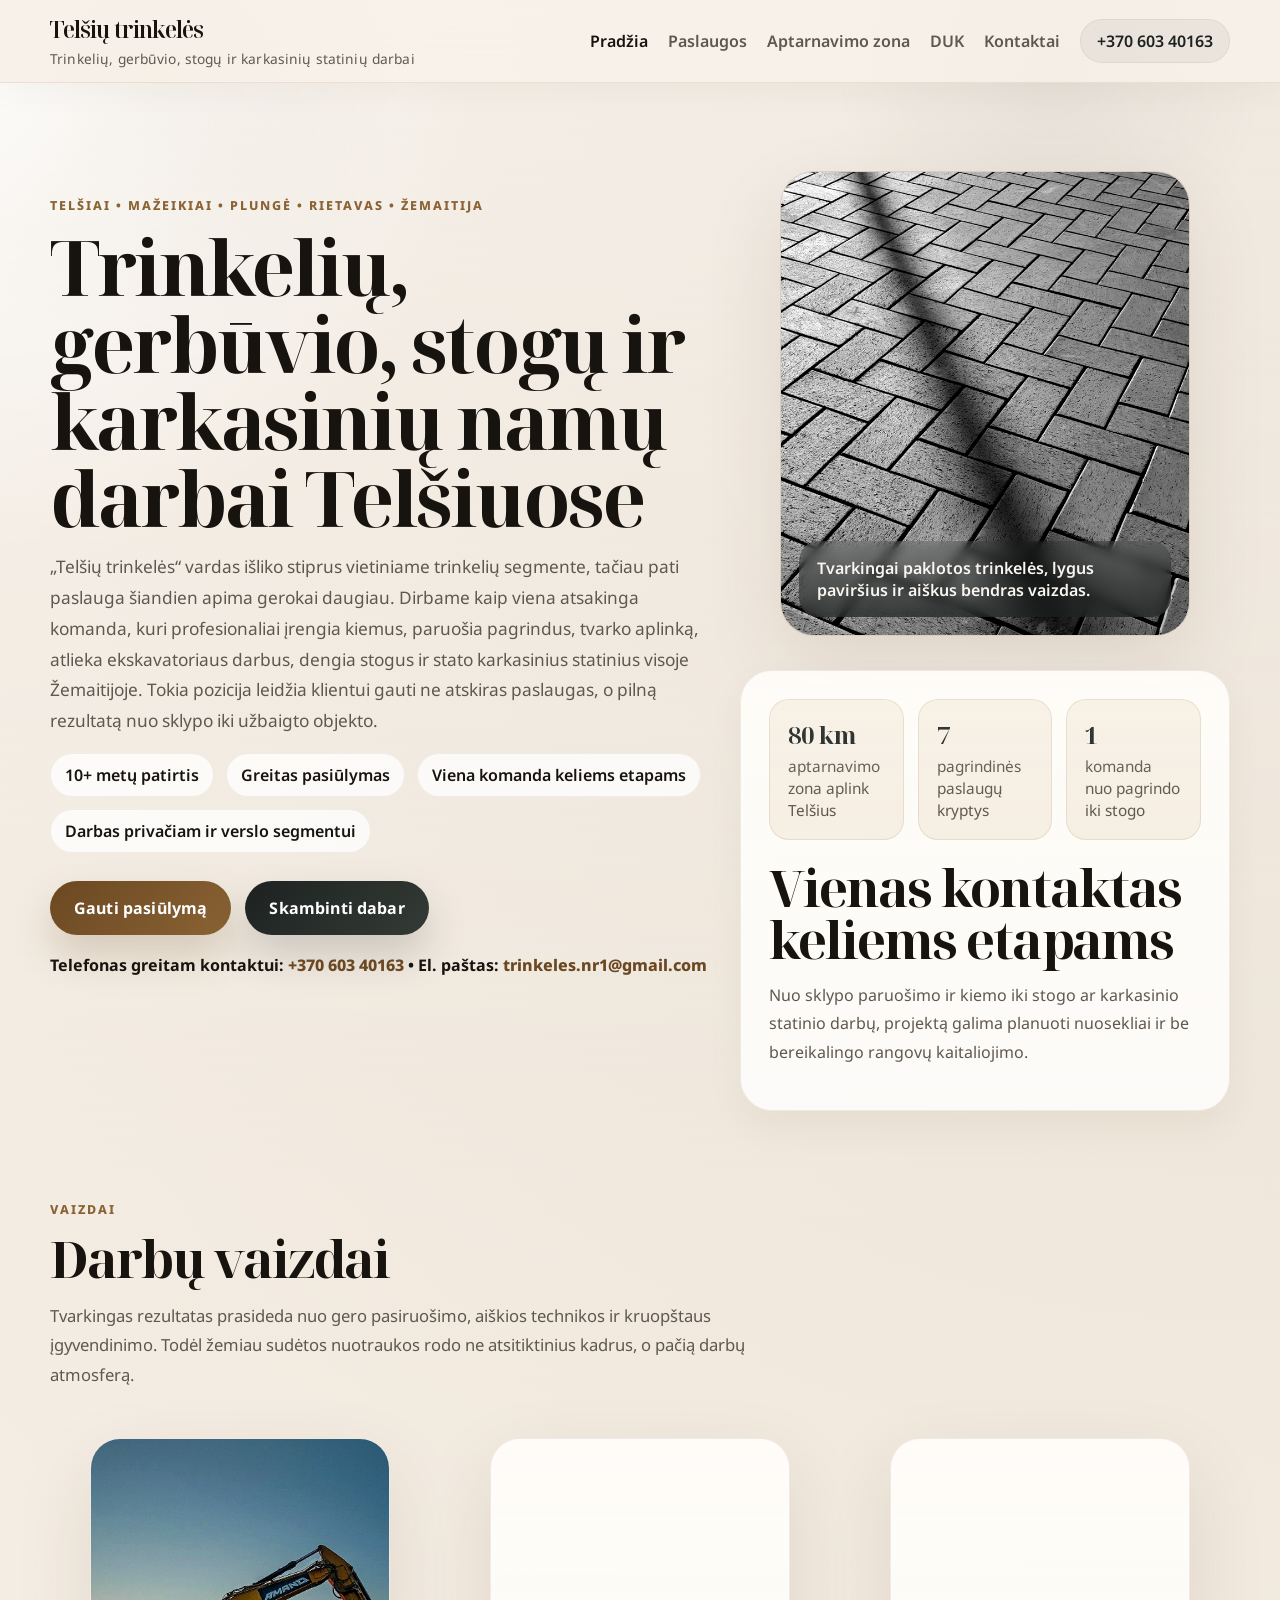
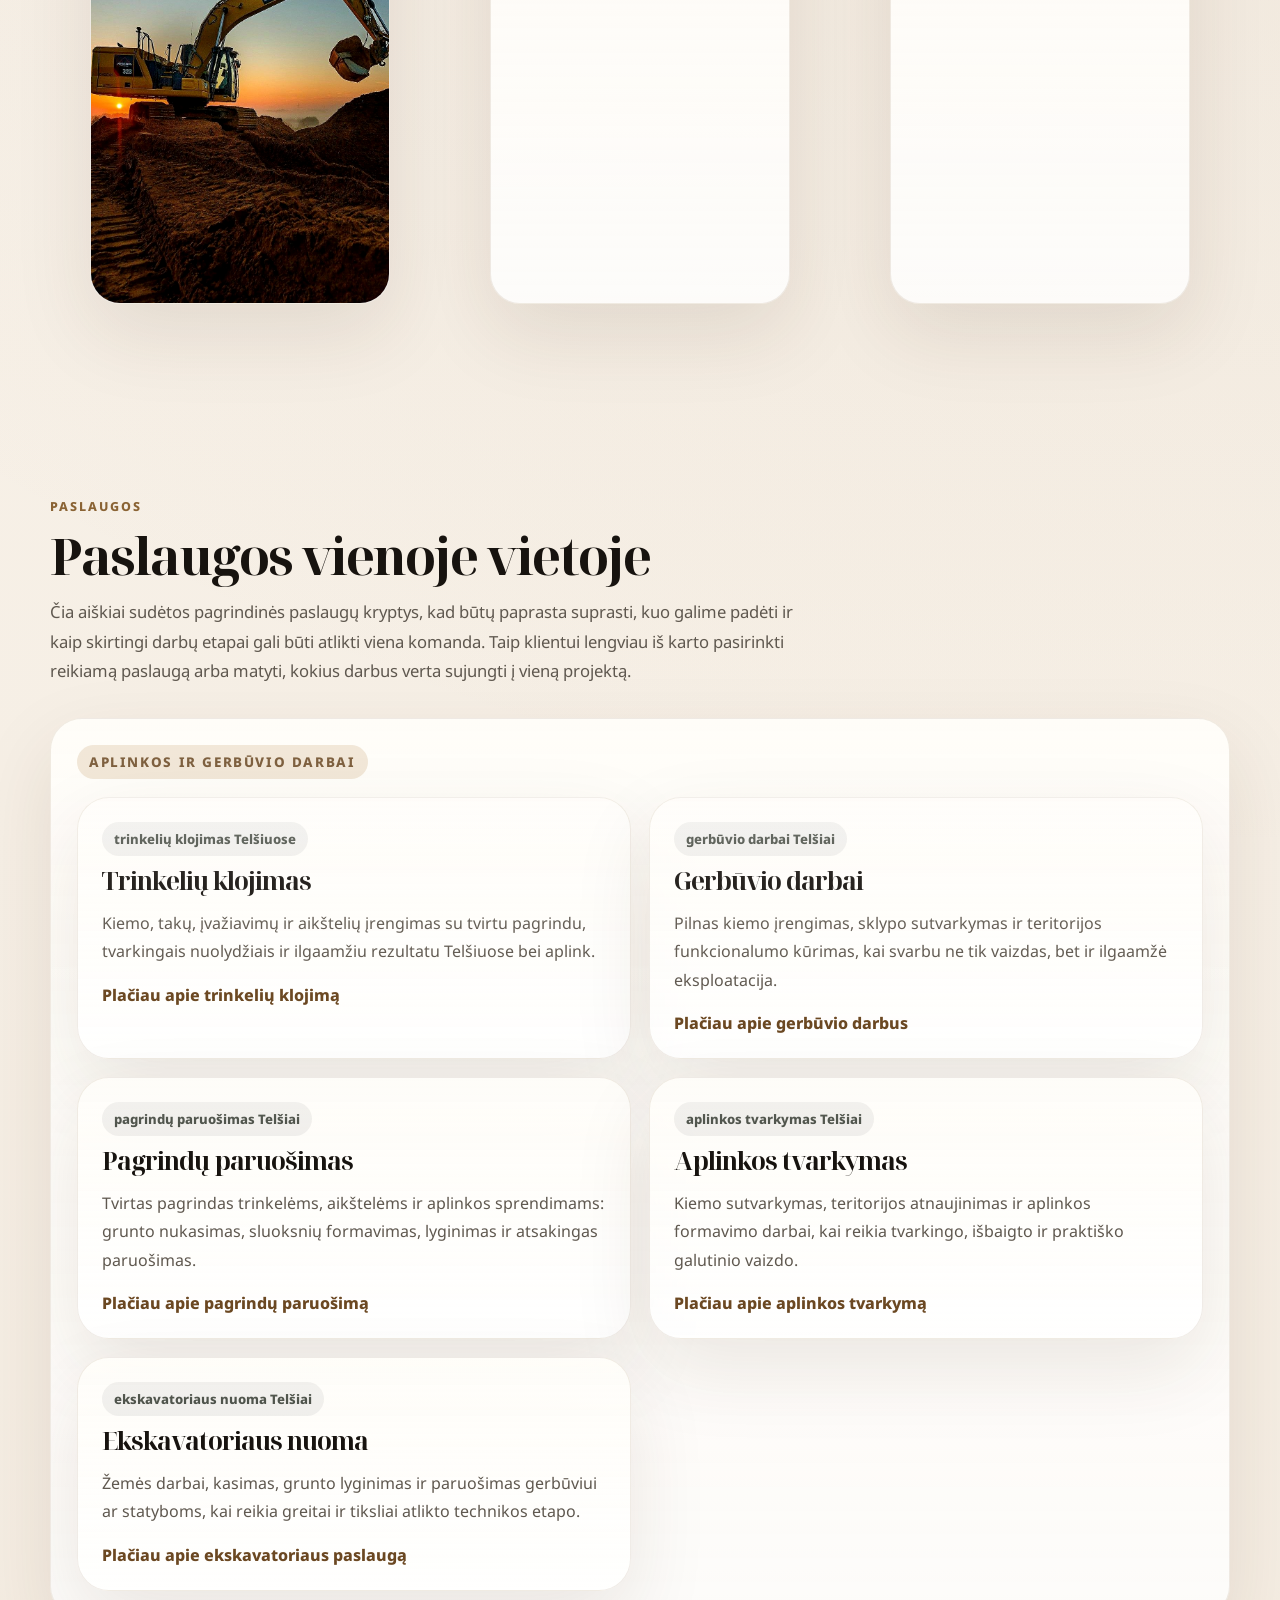
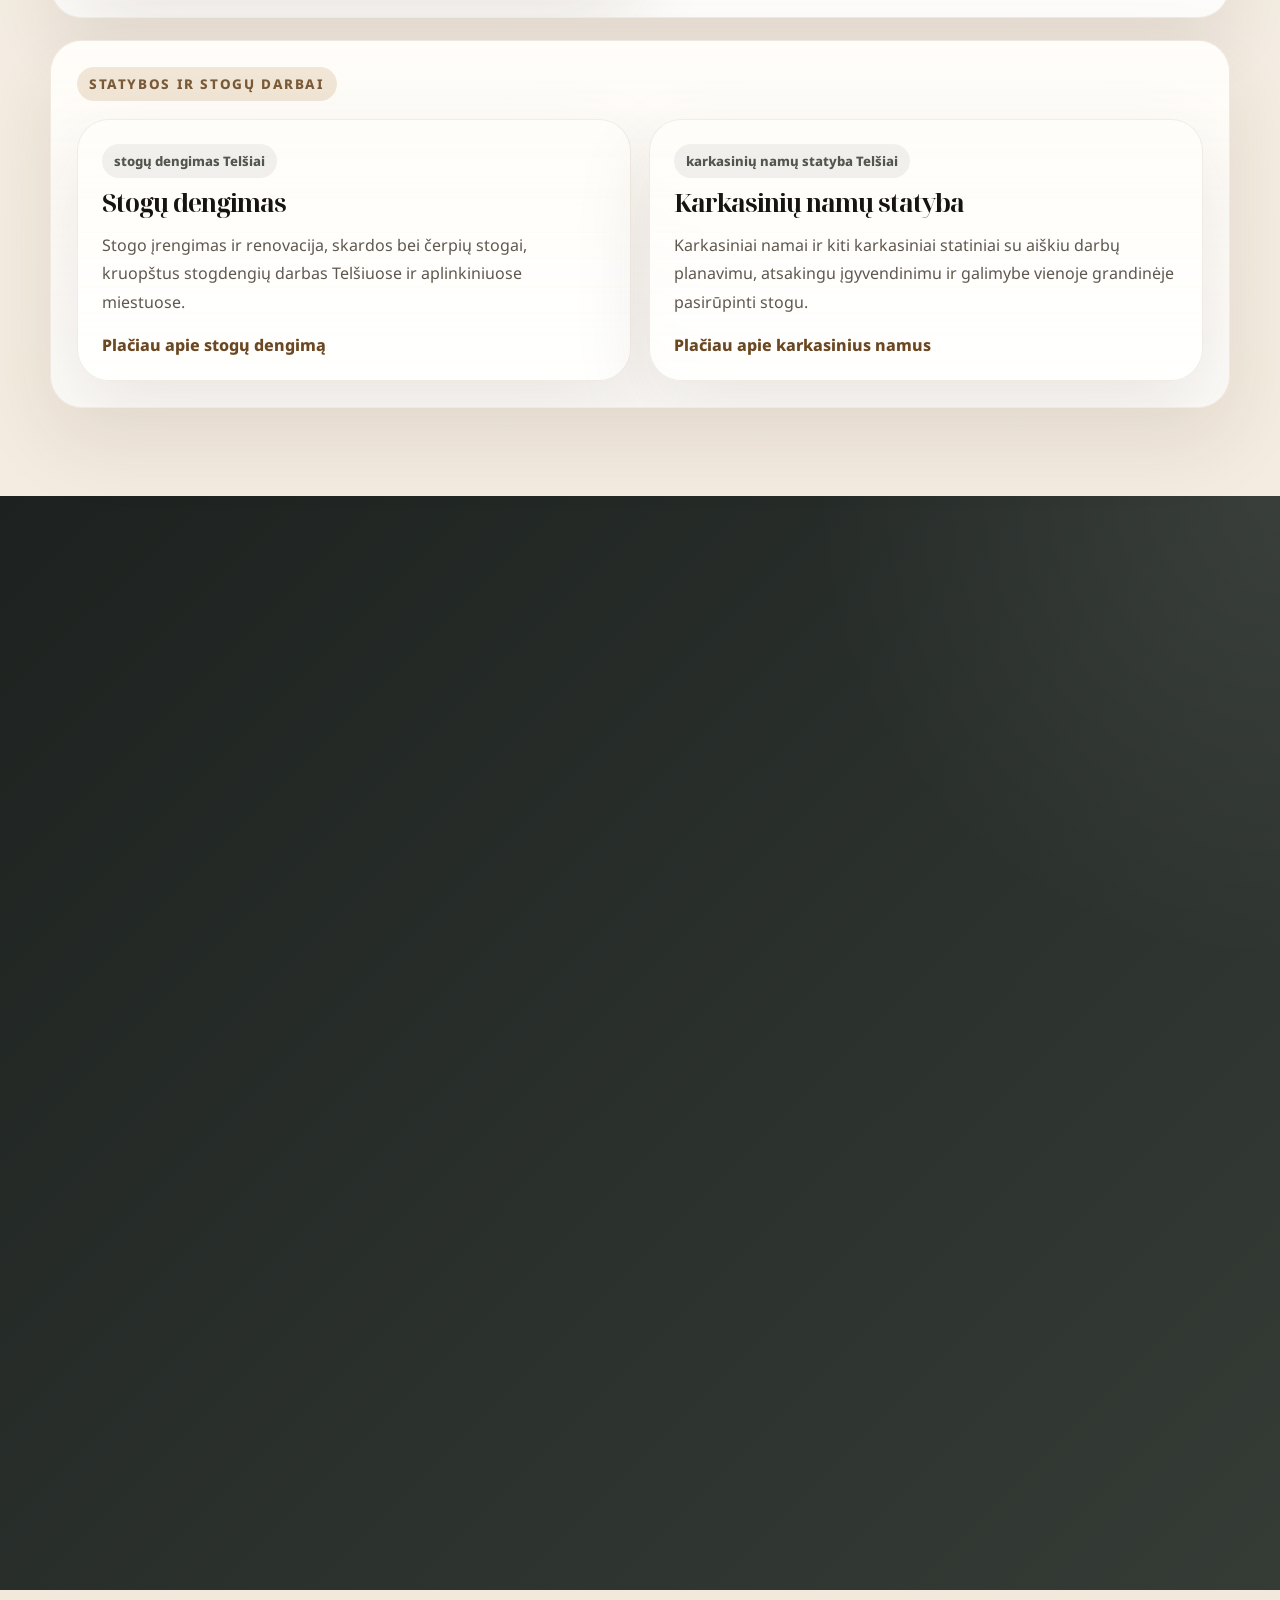
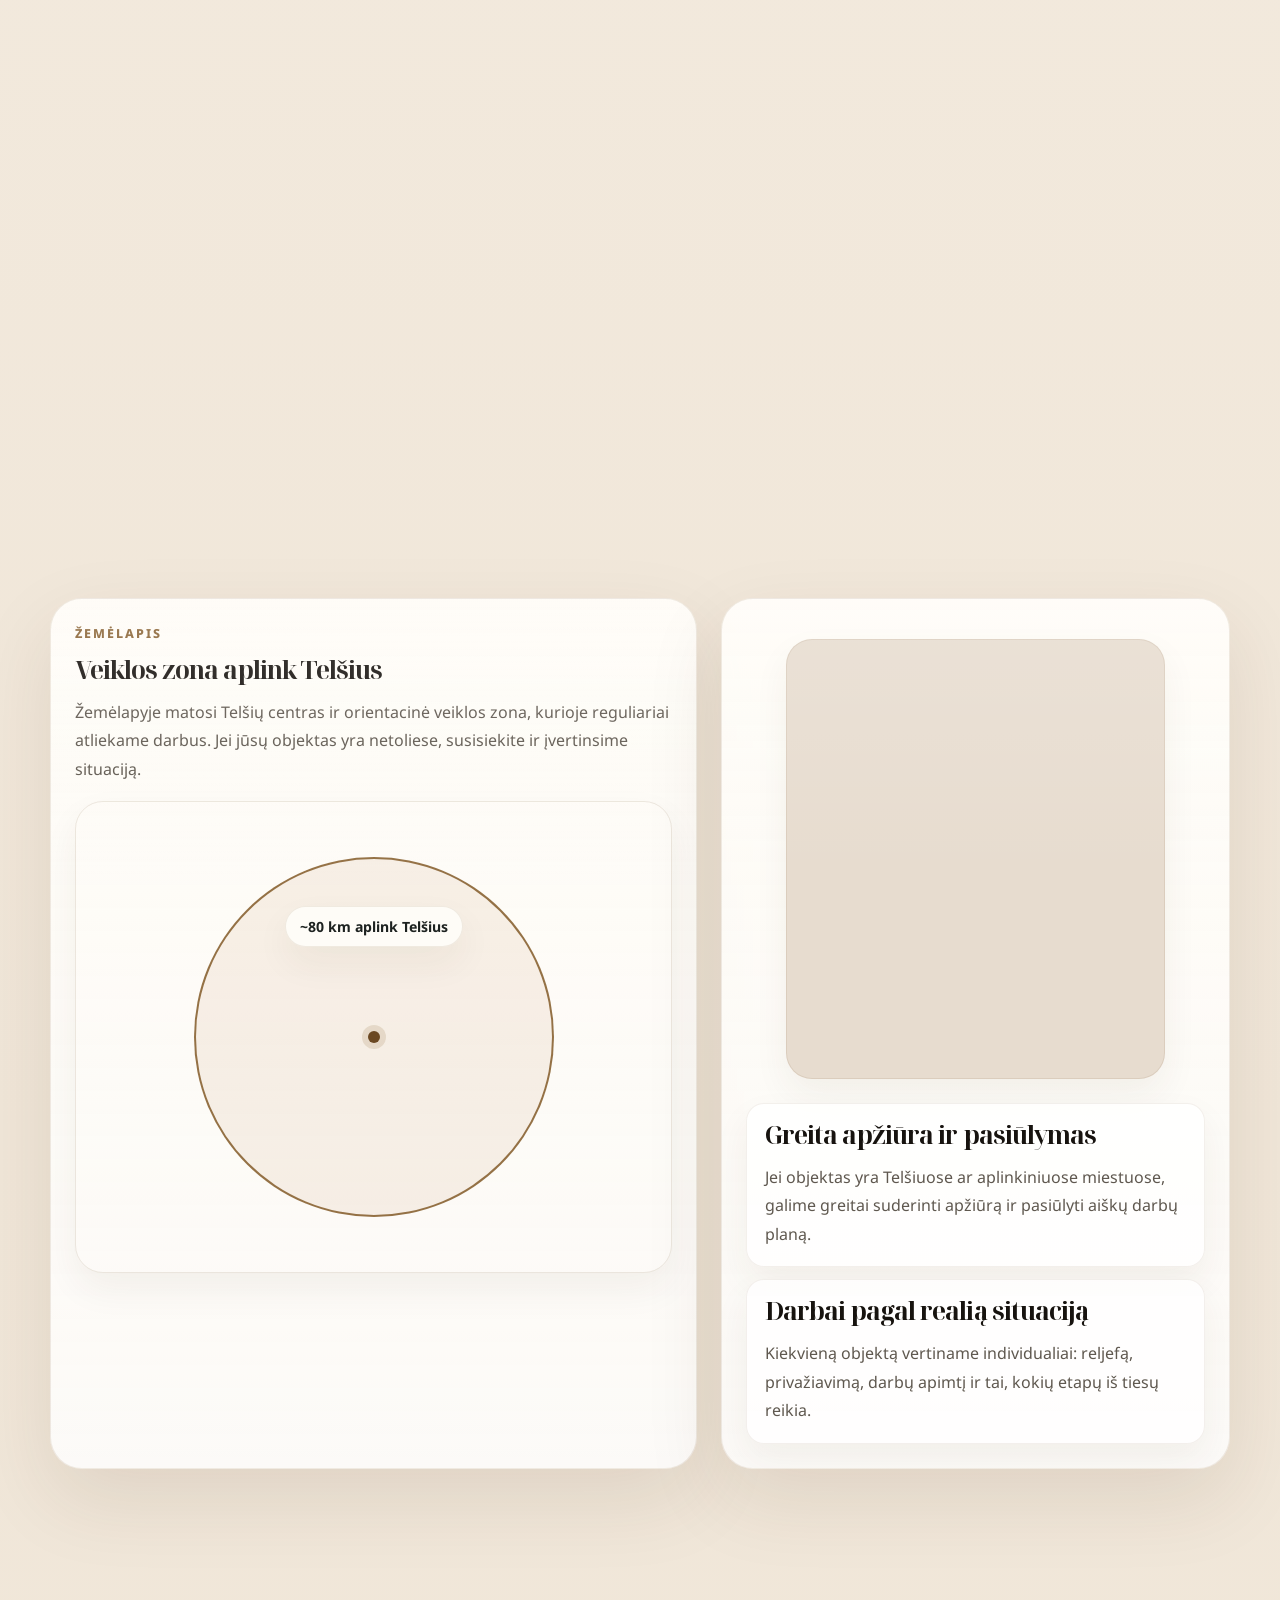
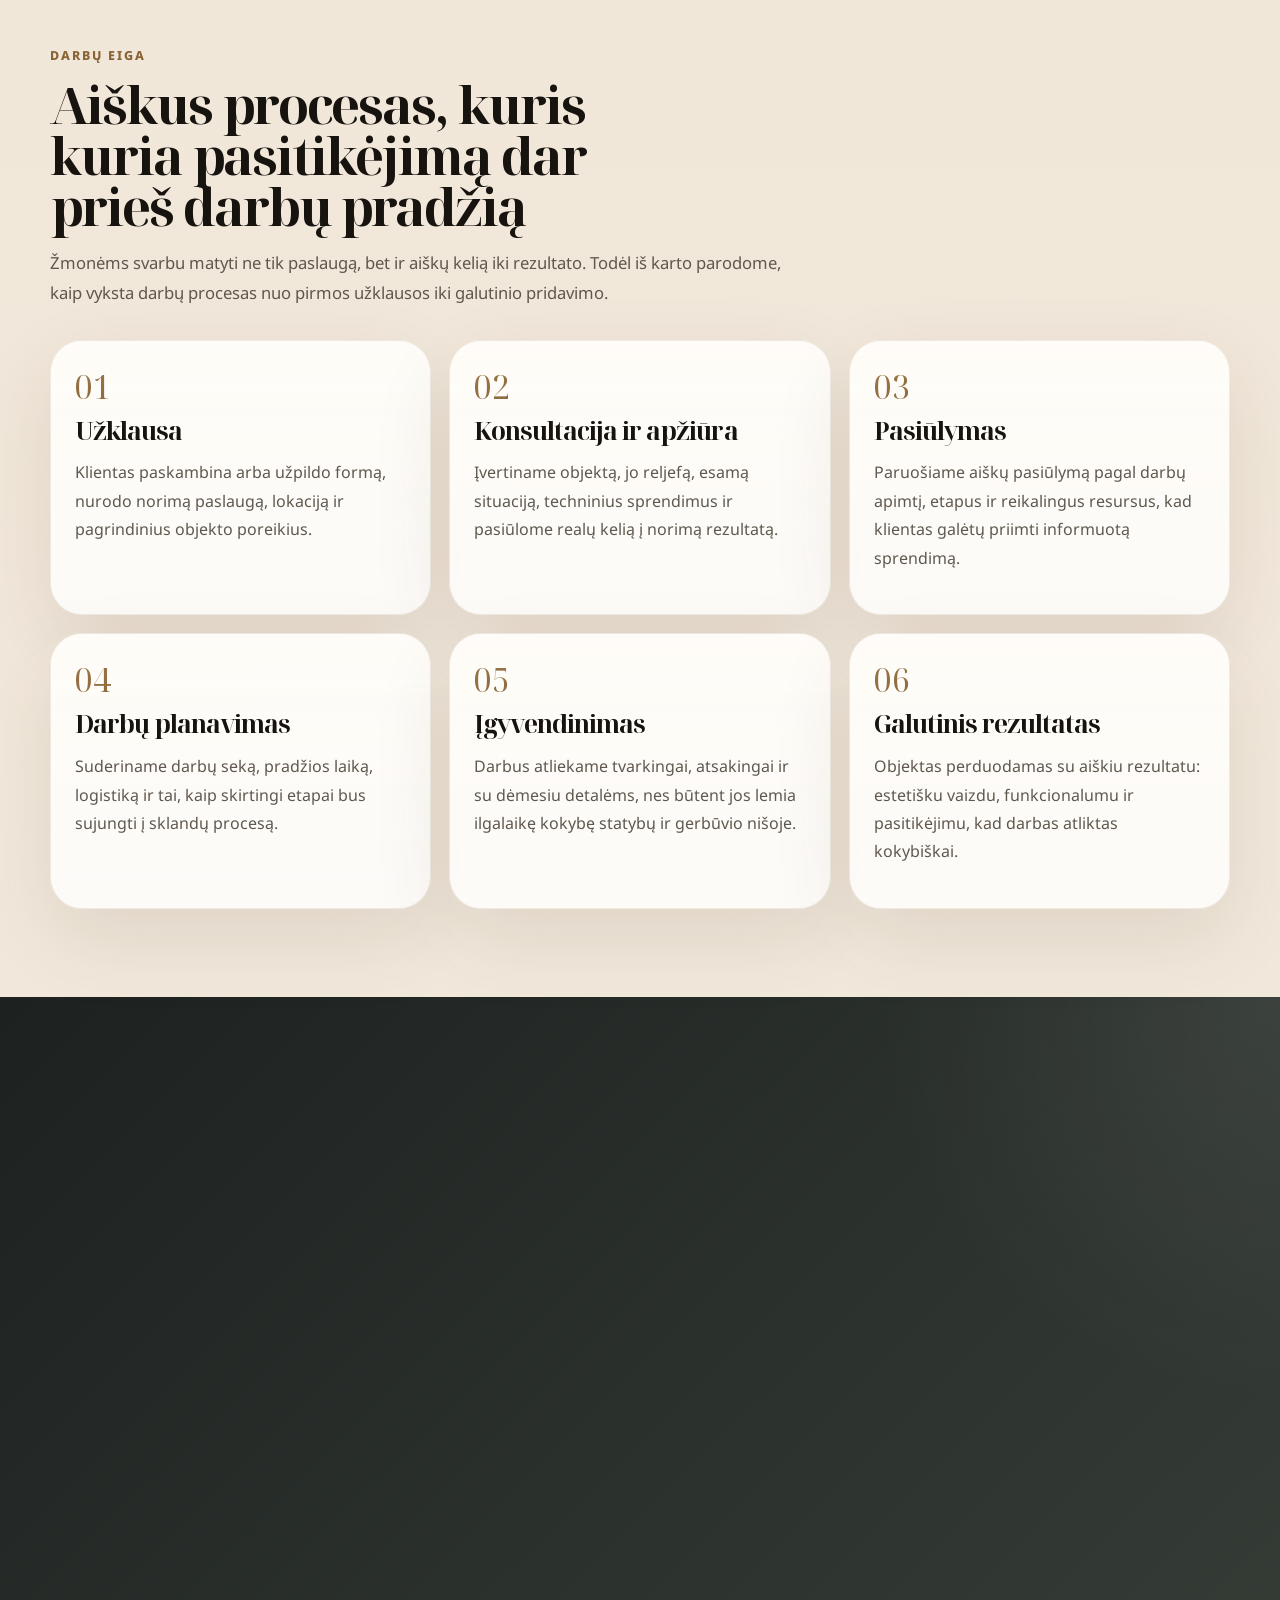
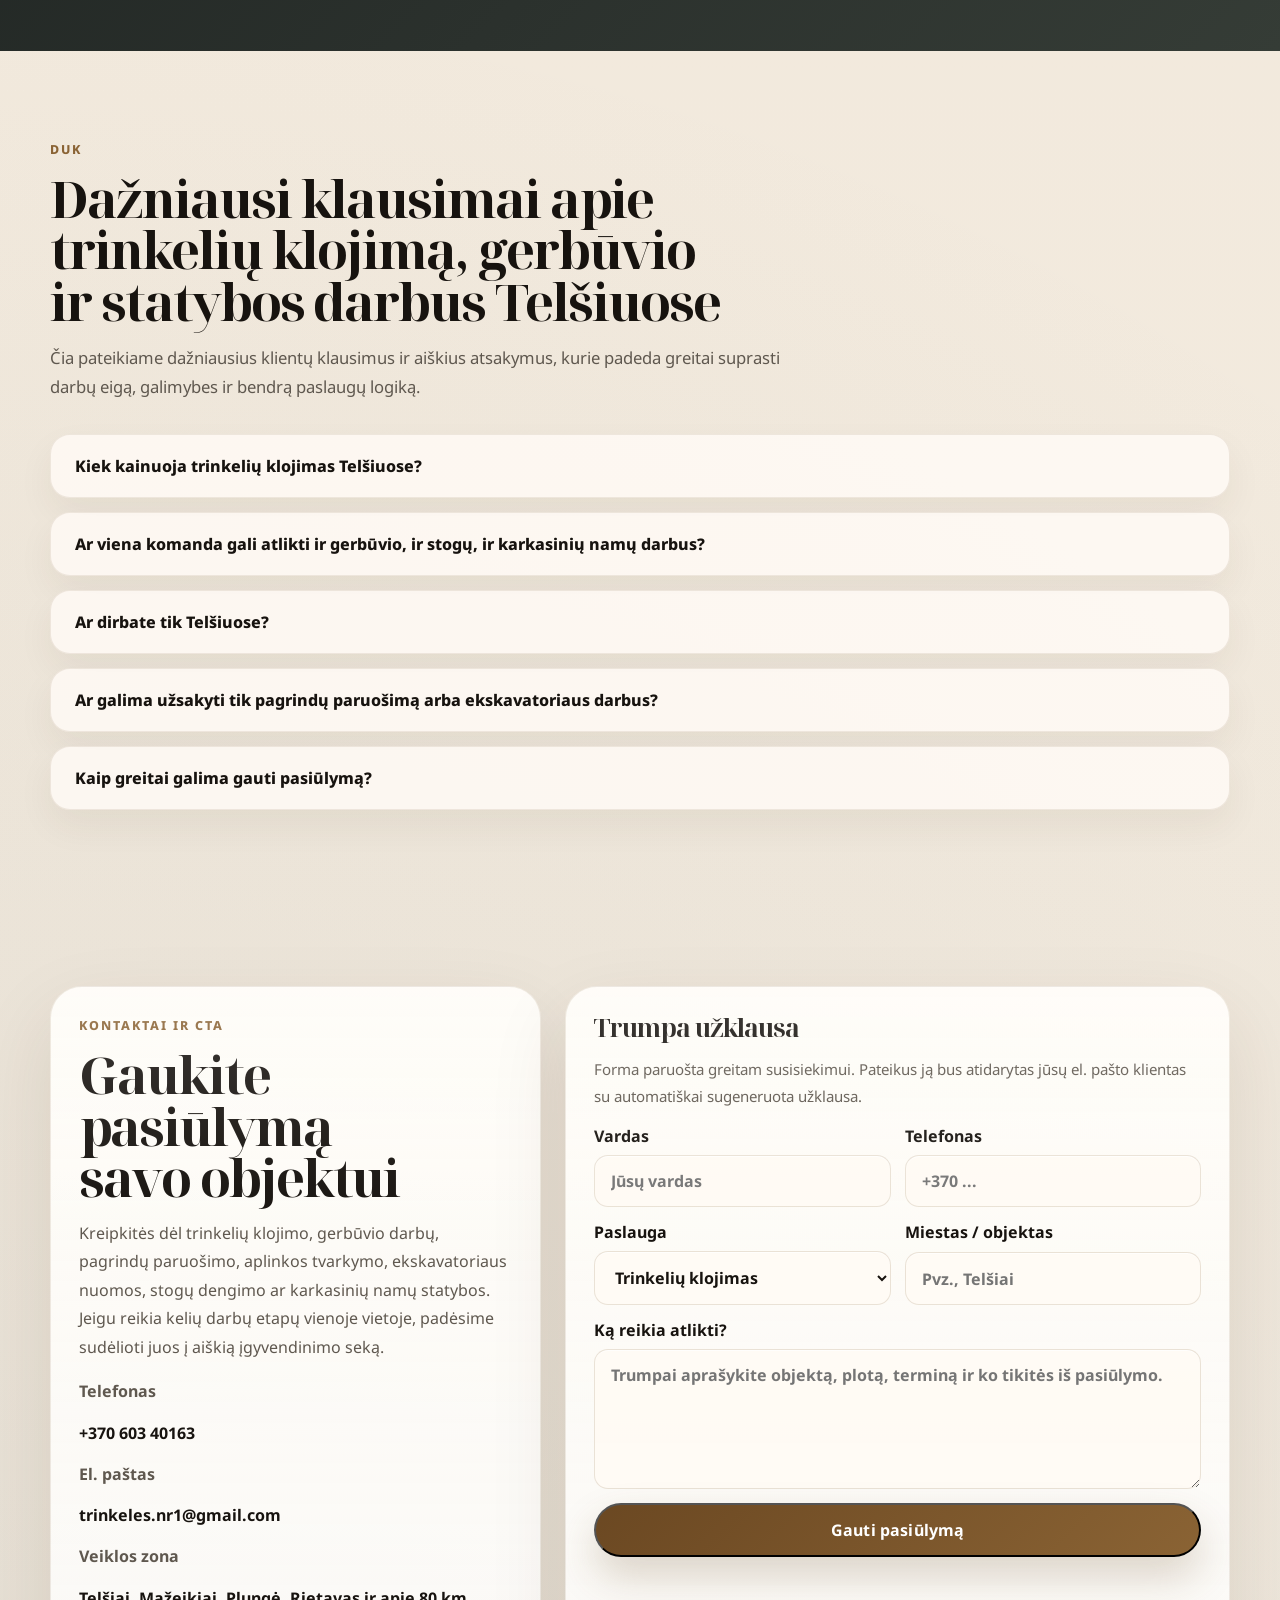
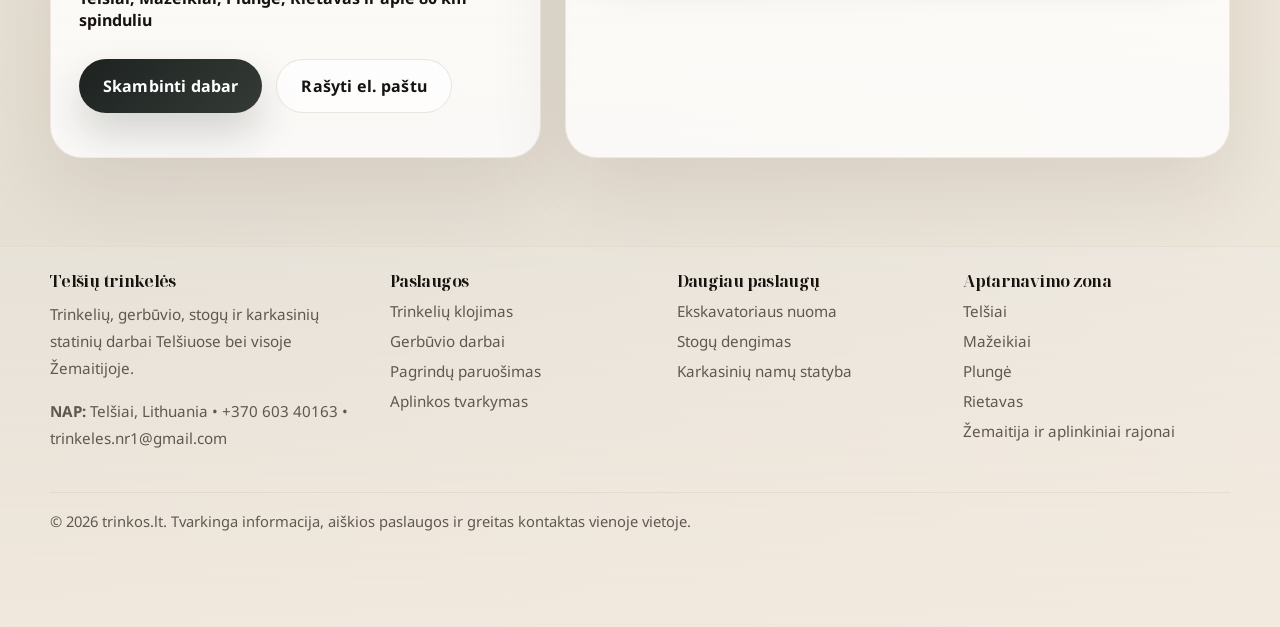
<file: index.html>
<!DOCTYPE html>
<html lang="lt">
<head>
  <meta charset="UTF-8" />
  <meta name="viewport" content="width=device-width, initial-scale=1.0" />
  <title>Trinkelių klojimas Telšiuose | Gerbūvio, stogų ir karkasinių namų darbai</title>
  <meta name="description" content="Telšių trinkelės: trinkelių klojimas, gerbūvio darbai, stogų dengimas ir karkasinių namų statyba Telšiuose, Mažeikiuose, Plungėje, Rietave ir visoje Žemaitijoje." />
  <meta name="robots" content="index,follow" />
  <link rel="canonical" href="https://trinkos.lt/" />
  <meta property="og:type" content="website" />
  <meta property="og:locale" content="lt_LT" />
  <meta property="og:title" content="Trinkelių klojimas Telšiuose | Gerbūvio, stogų ir karkasinių namų darbai" />
  <meta property="og:description" content="Viena komanda Telšiuose, kuri profesionaliai atlieka trinkelių klojimo, gerbūvio, stogų ir karkasinių statinių darbus su aiškiu procesu ir tvarkingu rezultatu." />
  <meta property="og:url" content="https://trinkos.lt/" />
  <meta property="og:site_name" content="Telšių trinkelės" />
  <meta name="twitter:card" content="summary_large_image" />
  <meta name="twitter:title" content="Telšių trinkelės | Kokybiški darbai Telšiuose ir Žemaitijoje" />
  <meta name="twitter:description" content="Trinkelių, gerbūvio, stogų ir karkasinių namų sprendimai Telšiuose, Mažeikiuose, Plungėje ir aplink." />
  <meta name="theme-color" content="#f4efe6" />
  <link rel="stylesheet" href="styles.css" />
  <script defer src="script.js"></script>
  <script type="application/ld+json">
    {
      "@context": "https://schema.org",
      "@graph": [
        {
          "@type": "LocalBusiness",
          "@id": "https://trinkos.lt/#business",
          "name": "Telšių trinkelės",
          "url": "https://trinkos.lt/",
          "telephone": "+37060340163",
          "email": "trinkeles.nr1@gmail.com",
          "description": "Trinkelių klojimas, gerbūvio darbai, pagrindų paruošimas, aplinkos tvarkymas, ekskavatoriaus nuoma, stogų dengimas ir karkasinių namų statyba Telšiuose bei aplinkiniuose rajonuose.",
          "address": {
            "@type": "PostalAddress",
            "addressLocality": "Telšiai",
            "addressCountry": "LT"
          },
          "areaServed": [
            "Telšiai",
            "Mažeikiai",
            "Plungė",
            "Rietavas",
            "Žemaitija"
          ],
          "knowsAbout": [
            "Trinkelių klojimas Telšiuose",
            "Gerbūvio darbai Telšiai",
            "Pagrindų paruošimas Telšiai",
            "Aplinkos tvarkymas Telšiai",
            "Ekskavatoriaus nuoma Telšiai",
            "Stogų dengimas Telšiai",
            "Karkasinių namų statyba Telšiai"
          ]
        },
        {
          "@type": "WebSite",
          "@id": "https://trinkos.lt/#website",
          "url": "https://trinkos.lt/",
          "name": "trinkos.lt",
          "publisher": {
            "@id": "https://trinkos.lt/#business"
          },
          "inLanguage": "lt-LT"
        },
        {
          "@type": "FAQPage",
          "@id": "https://trinkos.lt/#faq",
          "mainEntity": [
            {
              "@type": "Question",
              "name": "Ar atliekate trinkelių klojimą tik Telšiuose, ar ir aplinkiniuose miestuose?",
              "acceptedAnswer": {
                "@type": "Answer",
                "text": "Dirbame Telšiuose ir maždaug 80 km spinduliu, todėl reguliariai vykstame į Mažeikius, Plungę, Rietavą ir kitus Žemaitijos miestus bei rajonus."
              }
            },
            {
              "@type": "Question",
              "name": "Ar galima iš vienos komandos užsakyti ir gerbūvio, ir stogo, ir karkasinio namo darbus?",
              "acceptedAnswer": {
                "@type": "Answer",
                "text": "Taip. Tai vienas stipriausių mūsų pranašumų: klientui nereikia koordinuoti kelių rangovų, nes galime pasirūpinti aplinkos, stogo ir karkasinių statinių darbais vienoje grandinėje."
              }
            },
            {
              "@type": "Question",
              "name": "Kaip greitai pateikiate pasiūlymą dėl trinkelių, stogo ar kitų darbų?",
              "acceptedAnswer": {
                "@type": "Answer",
                "text": "Po pirminio skambučio ar užklausos suderiname konsultaciją arba apžiūrą, įvertiname objekto apimtį ir kuo greičiau pateikiame aiškų komercinį pasiūlymą pagal realius darbų etapus."
              }
            },
            {
              "@type": "Question",
              "name": "Ar galima kreiptis tik dėl pagrindų paruošimo ar ekskavatoriaus darbų?",
              "acceptedAnswer": {
                "@type": "Answer",
                "text": "Taip. Atliekame ir atskirus etapus: pagrindų paruošimą, žemės darbus, ekskavatoriaus paslaugas, kiemo sutvarkymą ar kitus pasirinktus darbus pagal kliento poreikį."
              }
            }
          ]
        }
      ]
    }
  </script>
</head>
<body>
  <a class="skip-link" href="#main">Praleisti navigaciją</a>
  <header class="site-header">
    <div class="container header-inner">
      <a class="brand" href="index.html" aria-label="Telšių trinkelės pradžia">
        <span class="brand-title">Telšių trinkelės</span>
        <span class="brand-subtitle">Trinkelių, gerbūvio, stogų ir karkasinių statinių darbai</span>
      </a>
      <button class="nav-toggle" type="button" aria-label="Atidaryti meniu" aria-expanded="false" data-nav-toggle>Meniu</button>
      <nav class="site-nav" aria-label="Pagrindinė navigacija" data-nav>
        <a href="index.html" aria-current="page">Pradžia</a>
        <a href="#paslaugos">Paslaugos</a>
        <a href="#zona">Aptarnavimo zona</a>
        <a href="#duk">DUK</a>
        <a href="#kontaktai">Kontaktai</a>
        <a class="nav-phone" href="tel:+37060340163">+370 603 40163</a>
      </nav>
    </div>
  </header>

  <main id="main">
    <section class="hero">
      <div class="container hero-grid">
        <div class="hero-copy reveal">
          <p class="eyebrow">Telšiai • Mažeikiai • Plungė • Rietavas • Žemaitija</p>
          <h1>Trinkelių, gerbūvio, stogų ir karkasinių namų darbai Telšiuose</h1>
          <p class="hero-lead">„Telšių trinkelės“ vardas išliko stiprus vietiniame trinkelių segmente, tačiau pati paslauga šiandien apima gerokai daugiau. Dirbame kaip viena atsakinga komanda, kuri profesionaliai įrengia kiemus, paruošia pagrindus, tvarko aplinką, atlieka ekskavatoriaus darbus, dengia stogus ir stato karkasinius statinius visoje Žemaitijoje. Tokia pozicija leidžia klientui gauti ne atskiras paslaugas, o pilną rezultatą nuo sklypo iki užbaigto objekto.</p>
          <div class="hero-points">
            <span>10+ metų patirtis</span>
            <span>Greitas pasiūlymas</span>
            <span>Viena komanda keliems etapams</span>
            <span>Darbas privačiam ir verslo segmentui</span>
          </div>
          <div class="cta-row">
            <a class="button" href="#kontaktai">Gauti pasiūlymą</a>
            <a class="button-secondary" href="tel:+37060340163">Skambinti dabar</a>
          </div>
          <p class="hero-contact">Telefonas greitam kontaktui: <a class="text-link" href="tel:+37060340163">+370 603 40163</a> • El. paštas: <a class="text-link" href="mailto:trinkeles.nr1@gmail.com">trinkeles.nr1@gmail.com</a></p>
        </div>
        <aside class="hero-visual reveal">
          <figure class="hero-image-card">
            <img src="images/trinkos.jpg" alt="Tvarkingai paklotų trinkelių paviršius su aiškiomis linijomis ir išbaigtu vaizdu" width="736" height="1308" fetchpriority="high" decoding="async" />
            <figcaption class="hero-image-caption">Tvarkingai paklotos trinkelės, lygus paviršius ir aiškus bendras vaizdas.</figcaption>
          </figure>
          <div class="hero-card hero-panel hero-visual-note">
            <div class="metric-grid">
              <div class="metric">
                <strong>80 km</strong>
                <span>aptarnavimo zona aplink Telšius</span>
              </div>
              <div class="metric">
                <strong>7</strong>
                <span>pagrindinės paslaugų kryptys</span>
              </div>
              <div class="metric">
                <strong>1</strong>
                <span>komanda nuo pagrindo iki stogo</span>
              </div>
            </div>
            <h2>Vienas kontaktas keliems etapams</h2>
            <p>Nuo sklypo paruošimo ir kiemo iki stogo ar karkasinio statinio darbų, projektą galima planuoti nuosekliai ir be bereikalingo rangovų kaitaliojimo.</p>
          </div>
        </aside>
      </div>
    </section>

    <section class="section section-gallery">
      <div class="container">
        <div class="section-heading reveal">
          <p class="eyebrow">Vaizdai</p>
          <h2>Darbų vaizdai</h2>
          <p class="section-intro">Tvarkingas rezultatas prasideda nuo gero pasiruošimo, aiškios technikos ir kruopštaus įgyvendinimo. Todėl žemiau sudėtos nuotraukos rodo ne atsitiktinius kadrus, o pačią darbų atmosferą.</p>
        </div>
        <div class="showcase-grid">
          <figure class="surface-card showcase-card reveal">
            <img src="images/ekskavatorius.jpg" alt="Ekskavatoriaus darbai ruošiant objektą ir formuojant sklypą" width="1080" height="1331" loading="lazy" decoding="async" />
            <figcaption>Technika ten, kur jos iš tiesų reikia.</figcaption>
          </figure>
          <figure class="surface-card showcase-card reveal">
            <img src="images/64c1012d110fb51f30044699c82bf55d.jpg" alt="Statybų darbų siluetas vakaro šviesoje" width="736" height="1177" loading="lazy" decoding="async" />
            <figcaption>Aiški eiga nuo projekto pradžios iki rezultato.</figcaption>
          </figure>
          <figure class="surface-card showcase-card reveal">
            <img src="images/7eb5f1ce9c8fe1762b24a40906243819.jpg" alt="Konstrukcinis statybų fragmentas su išraiškinga perspektyva" width="675" height="1200" loading="lazy" decoding="async" />
            <figcaption>Tikslumas svarbus kiekviename etape.</figcaption>
          </figure>
        </div>
      </div>
    </section>

    <section class="section" id="paslaugos">
      <div class="container">
        <div class="section-heading reveal">
          <p class="eyebrow">Paslaugos</p>
          <h2>Paslaugos vienoje vietoje</h2>
          <p class="section-intro">Čia aiškiai sudėtos pagrindinės paslaugų kryptys, kad būtų paprasta suprasti, kuo galime padėti ir kaip skirtingi darbų etapai gali būti atlikti viena komanda. Taip klientui lengviau iš karto pasirinkti reikiamą paslaugą arba matyti, kokius darbus verta sujungti į vieną projektą.</p>
        </div>

        <div class="category-shell">
          <article class="hero-card category-card reveal">
            <span class="category-label">Aplinkos ir gerbūvio darbai</span>
            <div class="service-grid">
              <div class="surface-card service-card">
                <span class="tag">trinkelių klojimas Telšiuose</span>
                <h3>Trinkelių klojimas</h3>
                <p>Kiemo, takų, įvažiavimų ir aikštelių įrengimas su tvirtu pagrindu, tvarkingais nuolydžiais ir ilgaamžiu rezultatu Telšiuose bei aplink.</p>
                <a class="text-link" href="trinkeliu-klojimas-telsiai/">Plačiau apie trinkelių klojimą</a>
              </div>
              <div class="surface-card service-card">
                <span class="tag">gerbūvio darbai Telšiai</span>
                <h3>Gerbūvio darbai</h3>
                <p>Pilnas kiemo įrengimas, sklypo sutvarkymas ir teritorijos funkcionalumo kūrimas, kai svarbu ne tik vaizdas, bet ir ilgaamžė eksploatacija.</p>
                <a class="text-link" href="gerbuvio-darbai-telsiai/">Plačiau apie gerbūvio darbus</a>
              </div>
              <div class="surface-card service-card">
                <span class="tag">pagrindų paruošimas Telšiai</span>
                <h3>Pagrindų paruošimas</h3>
                <p>Tvirtas pagrindas trinkelėms, aikštelėms ir aplinkos sprendimams: grunto nukasimas, sluoksnių formavimas, lyginimas ir atsakingas paruošimas.</p>
                <a class="text-link" href="pagrindu-paruosimas-telsiai/">Plačiau apie pagrindų paruošimą</a>
              </div>
              <div class="surface-card service-card">
                <span class="tag">aplinkos tvarkymas Telšiai</span>
                <h3>Aplinkos tvarkymas</h3>
                <p>Kiemo sutvarkymas, teritorijos atnaujinimas ir aplinkos formavimo darbai, kai reikia tvarkingo, išbaigto ir praktiško galutinio vaizdo.</p>
                <a class="text-link" href="aplinkos-tvarkymas-telsiai/">Plačiau apie aplinkos tvarkymą</a>
              </div>
              <div class="surface-card service-card">
                <span class="tag">ekskavatoriaus nuoma Telšiai</span>
                <h3>Ekskavatoriaus nuoma</h3>
                <p>Žemės darbai, kasimas, grunto lyginimas ir paruošimas gerbūviui ar statyboms, kai reikia greitai ir tiksliai atlikto technikos etapo.</p>
                <a class="text-link" href="ekskavatoriaus-nuoma-telsiai/">Plačiau apie ekskavatoriaus paslaugą</a>
              </div>
            </div>
          </article>

          <article class="hero-card category-card reveal">
            <span class="category-label">Statybos ir stogų darbai</span>
            <div class="service-grid">
              <div class="surface-card service-card">
                <span class="tag">stogų dengimas Telšiai</span>
                <h3>Stogų dengimas</h3>
                <p>Stogo įrengimas ir renovacija, skardos bei čerpių stogai, kruopštus stogdengių darbas Telšiuose ir aplinkiniuose miestuose.</p>
                <a class="text-link" href="stogu-dengimas-telsiai/">Plačiau apie stogų dengimą</a>
              </div>
              <div class="surface-card service-card">
                <span class="tag">karkasinių namų statyba Telšiai</span>
                <h3>Karkasinių namų statyba</h3>
                <p>Karkasiniai namai ir kiti karkasiniai statiniai su aiškiu darbų planavimu, atsakingu įgyvendinimu ir galimybe vienoje grandinėje pasirūpinti stogu.</p>
                <a class="text-link" href="karkasiniu-namu-statyba-telsiai/">Plačiau apie karkasinius namus</a>
              </div>
            </div>
          </article>
        </div>
      </div>
    </section>

    <section class="section section-shell-dark" id="kodel-mes">
      <div class="container">
        <div class="section-heading reveal">
          <p class="eyebrow">Kodėl rinktis mus</p>
          <h2>Kokybė, kuri orientuota į rezultatą, o ne į pigiausią pasiūlymą</h2>
          <p class="section-intro">Jeigu klientui svarbiausia ilgaamžiškumas, tvarkingai suorganizuotas darbas ir aiški atsakomybė nuo pradžios iki pabaigos, mūsų modelis tam puikiai tinka. Komunikacijoje ir darbų atlikime akcentuojame ne pigiausią variantą, o vertę, tikslumą ir kokybę.</p>
        </div>
        <div class="grid-4">
          <article class="surface-card info-card reveal">
            <h3>10+ metų patirtis</h3>
            <p>Patirtis leidžia tiksliai įvertinti objekto specifiką ir pasiūlyti sprendimus, kurie tinka ne vien šiandien, bet ir po kelių sezonų.</p>
          </article>
          <article class="surface-card info-card reveal">
            <h3>Tvarkingas atlikimas</h3>
            <p>Kokybė statybose ir gerbūvyje pirmiausia matosi detalėse: nuolydžiuose, pagrinde, mazguose, švarioje aikštelėje ir sklandžioje darbų eigoje.</p>
          </article>
          <article class="surface-card info-card reveal">
            <h3>Moderni technika</h3>
            <p>Savo techniniai pajėgumai leidžia greičiau pereiti tarp darbų etapų ir užtikrina tikslesnį grunto, pagrindų ar teritorijos paruošimą.</p>
          </article>
          <article class="surface-card info-card reveal">
            <h3>Aiški komunikacija</h3>
            <p>Klientui svarbu žinoti, kas vyksta objekte, kada pradedami darbai ir kokio rezultato tikėtis. Todėl komunikacija išlieka tiesi, konkreti ir profesionali.</p>
          </article>
          <article class="surface-card info-card reveal">
            <h3>Ilgaamžiai sprendimai</h3>
            <p>Pagrindų paruošimas, medžiagų parinkimas ir darbų seka planuojami taip, kad galutinis rezultatas būtų estetiškas ir patikimas ilgą laiką.</p>
          </article>
          <article class="surface-card info-card reveal">
            <h3>Platus paslaugų spektras</h3>
            <p>Galime atlikti ir aplinkos darbus, ir stogo darbus, ir karkasinių statinių įrengimą, todėl mažėja koordinavimo klaidų ir taupomas kliento laikas.</p>
          </article>
          <article class="surface-card info-card reveal">
            <h3>Darbas su privačiais ir verslo klientais</h3>
            <p>Sprendimus pritaikome tiek individualių namų savininkams, tiek komerciniams objektams, kur svarbūs terminai, tvarka ir atsakomybė.</p>
          </article>
          <article class="surface-card info-card reveal">
            <h3>Greitas pasiūlymas</h3>
            <p>Po pirminio kontakto operatyviai įvertiname objekto apimtį ir pateikiame aiškų pasiūlymą, kad darbų planavimas prasidėtų be bereikalingų delsų.</p>
          </article>
        </div>
      </div>
    </section>

    <section class="section" id="zona">
      <div class="container">
        <div class="section-heading reveal">
          <p class="eyebrow">Aptarnavimo zona</p>
          <h2>Dirbame Telšiuose ir apie 80 km spinduliu</h2>
          <p class="section-intro">Pagrindinis veiklos centras yra Telšiai, tačiau reguliariai dirbame ir Mažeikių, Plungės, Rietavo kryptimis bei kituose Žemaitijos regiono objektuose. Todėl klientai gali kreiptis ne tik iš Telšių miesto, bet ir iš aplinkinių rajonų.</p>
        </div>
        <div class="area-grid">
          <article class="hero-card area-card reveal">
            <strong>Telšiai</strong>
            <p>Pagrindinė veiklos vieta, kurioje atliekame trinkelių, gerbūvio, stogų ir kitus statybos darbus tiek privatiems, tiek verslo klientams.</p>
          </article>
          <article class="hero-card area-card reveal">
            <strong>Mažeikiai</strong>
            <p>Dažna darbo kryptis klientams, kuriems reikia tvarkingo kiemo, stogo ar kitų statybos darbų netoli Telšių.</p>
          </article>
          <article class="hero-card area-card reveal">
            <strong>Plungė</strong>
            <p>Patogi darbo kryptis tiems, kurie ieško vienos komandos aplinkos, stogo ar karkasinių statinių darbams.</p>
          </article>
          <article class="hero-card area-card reveal">
            <strong>Rietavas</strong>
            <p>Artima veiklos zona, kurioje galime greitai įvertinti objektą ir pasiūlyti aiškų darbų planą.</p>
          </article>
          <article class="hero-card area-card reveal">
            <strong>Žemaitija</strong>
            <p>Platesnė veiklos kryptis klientams, kuriems svarbu patikima komanda ne tik viename mieste, bet ir visame aplinkiniame regione.</p>
          </article>
        </div>

        <div class="coverage-shell">
          <article class="hero-card map-card reveal">
            <div class="map-card-header">
              <p class="eyebrow">Žemėlapis</p>
              <h3>Veiklos zona aplink Telšius</h3>
              <p>Žemėlapyje matosi Telšių centras ir orientacinė veiklos zona, kurioje reguliariai atliekame darbus. Jei jūsų objektas yra netoliese, susisiekite ir įvertinsime situaciją.</p>
            </div>
            <div class="coverage-map-shell" aria-label="Veiklos zonos žemėlapis">
              <iframe
                class="coverage-map-frame"
                title="Telšių veiklos zonos žemėlapis"
                loading="lazy"
                referrerpolicy="no-referrer-when-downgrade"
                src="https://www.openstreetmap.org/export/embed.html?bbox=20.95%2C55.26%2C23.55%2C56.70&amp;layer=mapnik&amp;marker=55.98139%2C22.24722">
              </iframe>
              <div class="coverage-map-overlay" aria-hidden="true">
                <span class="coverage-map-circle"></span>
                <span class="coverage-map-dot"></span>
                <span class="coverage-map-label">~80 km aplink Telšius</span>
              </div>
            </div>
          </article>

          <aside class="coverage-side reveal">
            <article class="hero-card coverage-photo-card">
              <figure class="coverage-photo coverage-photo-single">
                <img src="images/64c1012d110fb51f30044699c82bf55d.jpg" alt="Statybų darbų siluetas vakaro šviesoje" width="736" height="1177" loading="lazy" decoding="async" />
              </figure>
              <div class="panel-list">
                <article>
                  <h3>Greita apžiūra ir pasiūlymas</h3>
                  <p>Jei objektas yra Telšiuose ar aplinkiniuose miestuose, galime greitai suderinti apžiūrą ir pasiūlyti aiškų darbų planą.</p>
                </article>
                <article>
                  <h3>Darbai pagal realią situaciją</h3>
                  <p>Kiekvieną objektą vertiname individualiai: reljefą, privažiavimą, darbų apimtį ir tai, kokių etapų iš tiesų reikia.</p>
                </article>
              </div>
            </article>
          </aside>
        </div>
      </div>
    </section>

    <section class="section" id="eiga">
      <div class="container">
        <div class="section-heading reveal">
          <p class="eyebrow">Darbų eiga</p>
          <h2>Aiškus procesas, kuris kuria pasitikėjimą dar prieš darbų pradžią</h2>
          <p class="section-intro">Žmonėms svarbu matyti ne tik paslaugą, bet ir aiškų kelią iki rezultato. Todėl iš karto parodome, kaip vyksta darbų procesas nuo pirmos užklausos iki galutinio pridavimo.</p>
        </div>
        <div class="grid-3 steps-grid">
          <article class="hero-card step-card reveal">
            <span class="step-number">01</span>
            <h3>Užklausa</h3>
            <p>Klientas paskambina arba užpildo formą, nurodo norimą paslaugą, lokaciją ir pagrindinius objekto poreikius.</p>
          </article>
          <article class="hero-card step-card reveal">
            <span class="step-number">02</span>
            <h3>Konsultacija ir apžiūra</h3>
            <p>Įvertiname objektą, jo reljefą, esamą situaciją, techninius sprendimus ir pasiūlome realų kelią į norimą rezultatą.</p>
          </article>
          <article class="hero-card step-card reveal">
            <span class="step-number">03</span>
            <h3>Pasiūlymas</h3>
            <p>Paruošiame aiškų pasiūlymą pagal darbų apimtį, etapus ir reikalingus resursus, kad klientas galėtų priimti informuotą sprendimą.</p>
          </article>
          <article class="hero-card step-card reveal">
            <span class="step-number">04</span>
            <h3>Darbų planavimas</h3>
            <p>Suderiname darbų seką, pradžios laiką, logistiką ir tai, kaip skirtingi etapai bus sujungti į sklandų procesą.</p>
          </article>
          <article class="hero-card step-card reveal">
            <span class="step-number">05</span>
            <h3>Įgyvendinimas</h3>
            <p>Darbus atliekame tvarkingai, atsakingai ir su dėmesiu detalėms, nes būtent jos lemia ilgalaikę kokybę statybų ir gerbūvio nišoje.</p>
          </article>
          <article class="hero-card step-card reveal">
            <span class="step-number">06</span>
            <h3>Galutinis rezultatas</h3>
            <p>Objektas perduodamas su aiškiu rezultatu: estetišku vaizdu, funkcionalumu ir pasitikėjimu, kad darbas atliktas kokybiškai.</p>
          </article>
        </div>
      </div>
    </section>

    <section class="section section-shell-dark" id="atsiliepimai">
      <div class="container">
        <div class="section-heading reveal">
          <p class="eyebrow">Pasitikėjimas</p>
          <h2>Ką klientai dažniausiai vertina mūsų darbuose</h2>
          <p class="section-intro">Atsiliepimų blokas šiame variante suformuotas taip, kad tonas būtų solidus ir profesionalus. Rekomenduojama jį pildyti tik realiomis klientų citatomis ir rekomendacijomis, tačiau jau dabar aiškiai akcentuojame tai, kas žmonėms svarbiausia renkantis rangovą.</p>
        </div>
        <div class="review-grid">
          <article class="surface-card review-card reveal">
            <h3>Tvarka objekte</h3>
            <p>Klientai vertina, kai statybos ar gerbūvio darbai vyksta ne chaotiškai, o suplanuotai, švariai ir be bereikalingo streso visam namų ūkiui.</p>
          </article>
          <article class="surface-card review-card reveal">
            <h3>Laikomasi susitarimų</h3>
            <p>Vienas stipriausių pasitikėjimo signalų yra atsakingas terminų, darbų sekos ir komunikacijos laikymasis nuo pirmo skambučio iki pridavimo.</p>
          </article>
          <article class="surface-card review-card reveal">
            <h3>Matoma kokybė</h3>
            <p>Išbaigtą rezultatą klientas mato ne tik bendrame vaizde, bet ir paviršiuose, kraštuose, nuolydžiuose, stogo detalėse bei visoje objekto logikoje.</p>
          </article>
        </div>
      </div>
    </section>

    <section class="section" id="duk">
      <div class="container">
        <div class="section-heading reveal">
          <p class="eyebrow">DUK</p>
          <h2>Dažniausi klausimai apie trinkelių klojimą, gerbūvio ir statybos darbus Telšiuose</h2>
          <p class="section-intro">Čia pateikiame dažniausius klientų klausimus ir aiškius atsakymus, kurie padeda greitai suprasti darbų eigą, galimybes ir bendrą paslaugų logiką.</p>
        </div>
        <div class="faq-list">
          <details class="faq-item reveal">
            <summary>Kiek kainuoja trinkelių klojimas Telšiuose?</summary>
            <div class="faq-answer">
              <p>Kaina priklauso nuo objekto ploto, pagrindo būklės, reljefo, pasirinktų medžiagų ir papildomų darbų, tokių kaip bortai ar drenažo sprendimai. Todėl tiksliausias kelias yra trumpa konsultacija ir objekto įvertinimas, po kurio galime pateikti aiškų pasiūlymą.</p>
            </div>
          </details>
          <details class="faq-item reveal">
            <summary>Ar viena komanda gali atlikti ir gerbūvio, ir stogų, ir karkasinių namų darbus?</summary>
            <div class="faq-answer">
              <p>Taip. Tai ypač patogu, kai norisi mažiau koordinavimo, mažiau rizikų ir vienos atsakingos komandos keliems statybos etapams. Tokia struktūra padeda išlaikyti nuoseklumą tiek lauke, tiek statinio konstrukcijose.</p>
            </div>
          </details>
          <details class="faq-item reveal">
            <summary>Ar dirbate tik Telšiuose?</summary>
            <div class="faq-answer">
              <p>Ne. Nors Telšiai yra pagrindinė veiklos lokacija, dirbame maždaug 80 km spinduliu, todėl reguliariai aptarnaujame klientus Mažeikiuose, Plungėje, Rietave ir kituose Žemaitijos miestuose.</p>
            </div>
          </details>
          <details class="faq-item reveal">
            <summary>Ar galima užsakyti tik pagrindų paruošimą arba ekskavatoriaus darbus?</summary>
            <div class="faq-answer">
              <p>Taip, galima. Jei klientui reikia tik atskiro etapo, pavyzdžiui, pagrindo trinkelėms, žemės darbų ar ekskavatoriaus paslaugos, darbų apimtį pritaikome pagal poreikį.</p>
            </div>
          </details>
          <details class="faq-item reveal">
            <summary>Kaip greitai galima gauti pasiūlymą?</summary>
            <div class="faq-answer">
              <p>Po pirmo kontakto stengiamės kuo greičiau suderinti konsultaciją arba apžiūrą ir tada pateikti aiškų pasiūlymą. Greita reakcija klientui svarbi todėl, kad leidžia lengviau planuoti tolimesnius darbus.</p>
            </div>
          </details>
        </div>
      </div>
    </section>

    <section class="section" id="kontaktai">
      <div class="container contact-shell">
        <article class="hero-card contact-info reveal">
          <p class="eyebrow">Kontaktai ir CTA</p>
          <h2>Gaukite pasiūlymą savo objektui</h2>
          <p>Kreipkitės dėl trinkelių klojimo, gerbūvio darbų, pagrindų paruošimo, aplinkos tvarkymo, ekskavatoriaus nuomos, stogų dengimo ar karkasinių namų statybos. Jeigu reikia kelių darbų etapų vienoje vietoje, padėsime sudėlioti juos į aiškią įgyvendinimo seką.</p>
          <div class="contact-list">
            <div>
              <p><strong>Telefonas</strong></p>
              <a href="tel:+37060340163">+370 603 40163</a>
            </div>
            <div>
              <p><strong>El. paštas</strong></p>
              <a href="mailto:trinkeles.nr1@gmail.com">trinkeles.nr1@gmail.com</a>
            </div>
            <div>
              <p><strong>Veiklos zona</strong></p>
              <span>Telšiai, Mažeikiai, Plungė, Rietavas ir apie 80 km spinduliu</span>
            </div>
          </div>
          <div class="cta-row">
            <a class="button-secondary" href="tel:+37060340163">Skambinti dabar</a>
            <a class="button-ghost" href="mailto:trinkeles.nr1@gmail.com">Rašyti el. paštu</a>
          </div>
        </article>

        <article class="hero-card contact-form-shell reveal">
          <h3>Trumpa užklausa</h3>
          <p class="small-note">Forma paruošta greitam susisiekimui. Pateikus ją bus atidarytas jūsų el. pašto klientas su automatiškai sugeneruota užklausa.</p>
          <form class="contact-form">
            <div class="form-grid">
              <label>
                Vardas
                <input type="text" name="name" placeholder="Jūsų vardas" required />
              </label>
              <label>
                Telefonas
                <input type="tel" name="phone" placeholder="+370 ..." required />
              </label>
            </div>
            <div class="form-grid">
              <label>
                Paslauga
                <select name="service" required>
                  <option value="trinkelių klojimo darbų">Trinkelių klojimas</option>
                  <option value="gerbūvio darbų">Gerbūvio darbai</option>
                  <option value="pagrindų paruošimo">Pagrindų paruošimas</option>
                  <option value="aplinkos tvarkymo">Aplinkos tvarkymas</option>
                  <option value="ekskavatoriaus nuomos">Ekskavatoriaus nuoma</option>
                  <option value="stogų dengimo">Stogų dengimas</option>
                  <option value="karkasinių namų statybos">Karkasinių namų statyba</option>
                </select>
              </label>
              <label>
                Miestas / objektas
                <input type="text" name="location" placeholder="Pvz., Telšiai" required />
              </label>
            </div>
            <label>
              Ką reikia atlikti?
              <textarea name="message" placeholder="Trumpai aprašykite objektą, plotą, terminą ir ko tikitės iš pasiūlymo." required></textarea>
            </label>
            <button class="button" type="submit">Gauti pasiūlymą</button>
          </form>
        </article>
      </div>
    </section>
  </main>

  <footer class="footer">
    <div class="container">
      <div class="footer-grid">
        <div>
          <h3>Telšių trinkelės</h3>
          <p>Trinkelių, gerbūvio, stogų ir karkasinių statinių darbai Telšiuose bei visoje Žemaitijoje.</p>
          <p><strong>NAP:</strong> Telšiai, Lithuania • <a href="tel:+37060340163">+370 603 40163</a> • <a href="mailto:trinkeles.nr1@gmail.com">trinkeles.nr1@gmail.com</a></p>
        </div>
        <div>
          <h3>Paslaugos</h3>
          <ul>
            <li><a href="trinkeliu-klojimas-telsiai/">Trinkelių klojimas</a></li>
            <li><a href="gerbuvio-darbai-telsiai/">Gerbūvio darbai</a></li>
            <li><a href="pagrindu-paruosimas-telsiai/">Pagrindų paruošimas</a></li>
            <li><a href="aplinkos-tvarkymas-telsiai/">Aplinkos tvarkymas</a></li>
          </ul>
        </div>
        <div>
          <h3>Daugiau paslaugų</h3>
          <ul>
            <li><a href="ekskavatoriaus-nuoma-telsiai/">Ekskavatoriaus nuoma</a></li>
            <li><a href="stogu-dengimas-telsiai/">Stogų dengimas</a></li>
            <li><a href="karkasiniu-namu-statyba-telsiai/">Karkasinių namų statyba</a></li>
          </ul>
        </div>
        <div>
          <h3>Aptarnavimo zona</h3>
          <ul>
            <li>Telšiai</li>
            <li>Mažeikiai</li>
            <li>Plungė</li>
            <li>Rietavas</li>
            <li>Žemaitija ir aplinkiniai rajonai</li>
          </ul>
        </div>
      </div>
      <div class="footer-bottom">© <span data-current-year></span> trinkos.lt. Tvarkinga informacija, aiškios paslaugos ir greitas kontaktas vienoje vietoje.</div>
    </div>
  </footer>

  <div class="mobile-bar" aria-label="Greiti veiksmai mobiliajame">
    <a class="button-secondary" href="tel:+37060340163">Skambinti dabar</a>
    <a class="button" href="#kontaktai">Gauti pasiūlymą</a>
  </div>
</body>
</html>
</file>
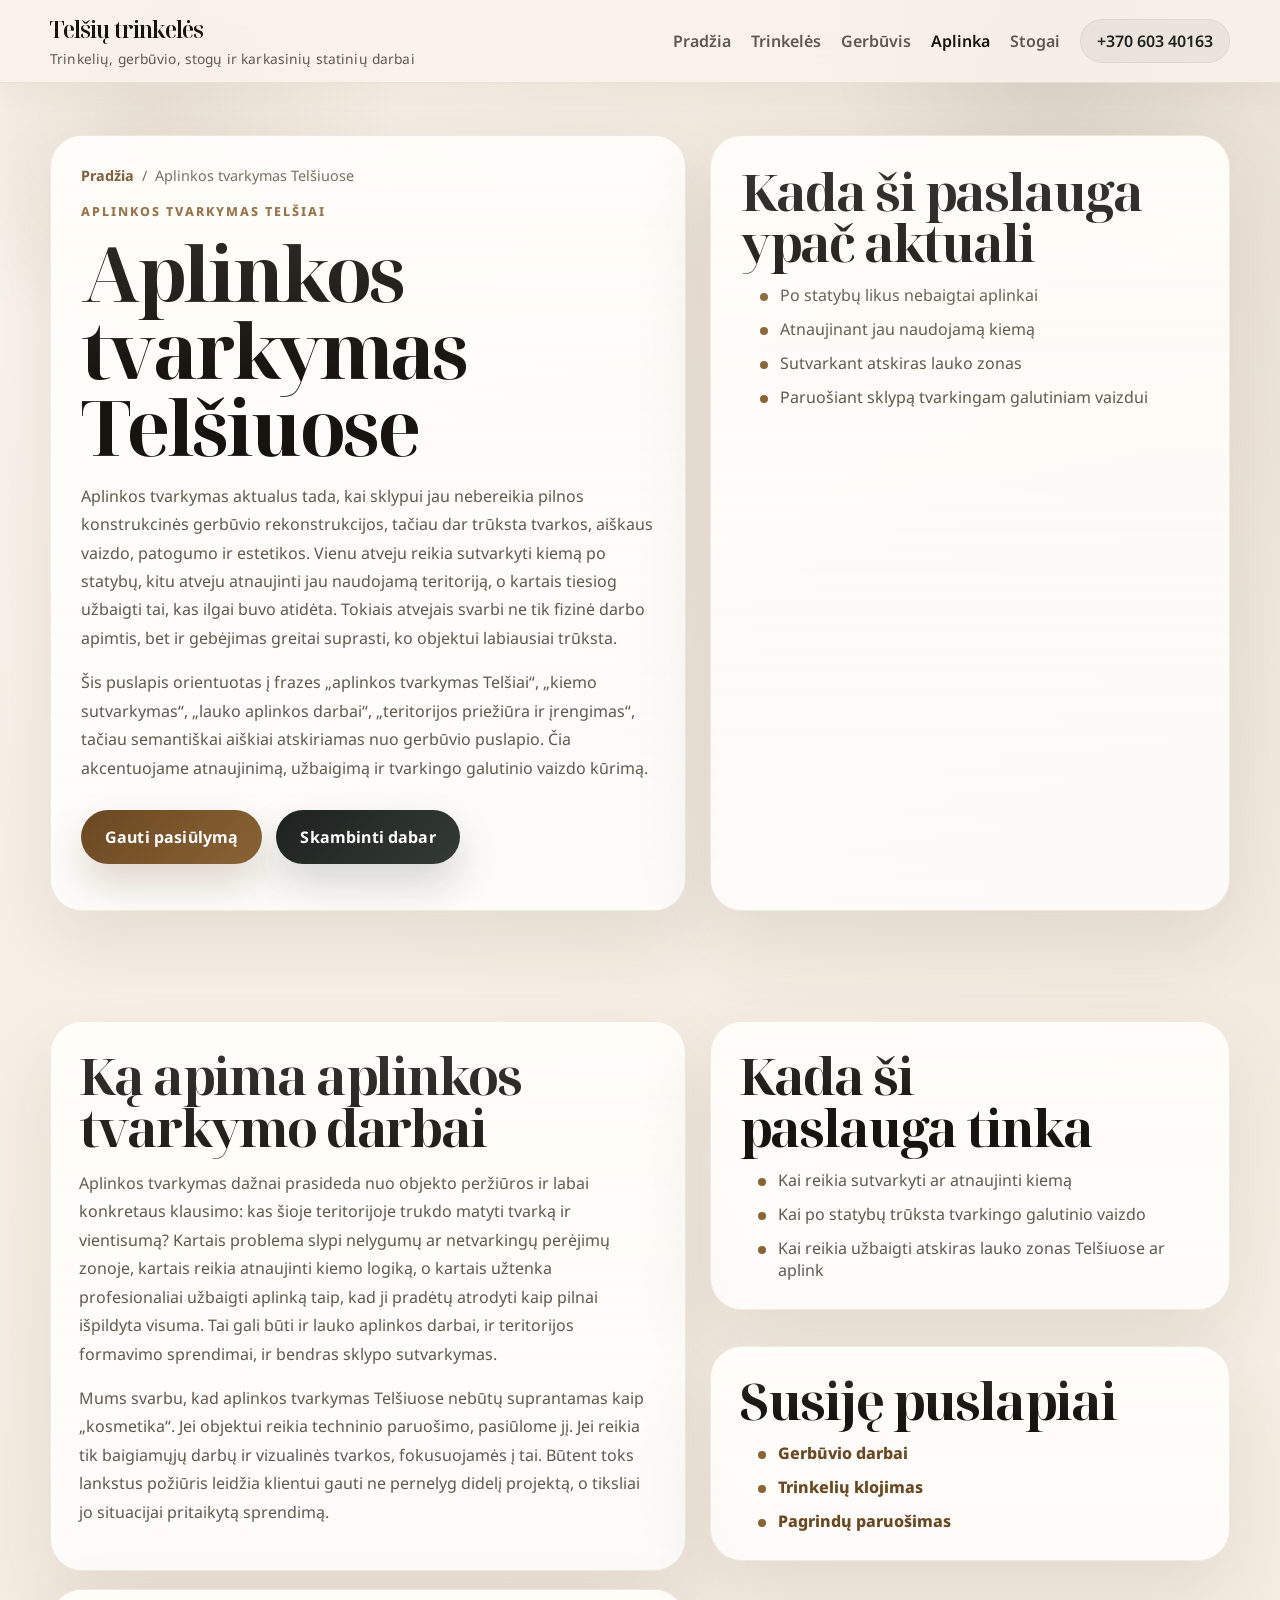
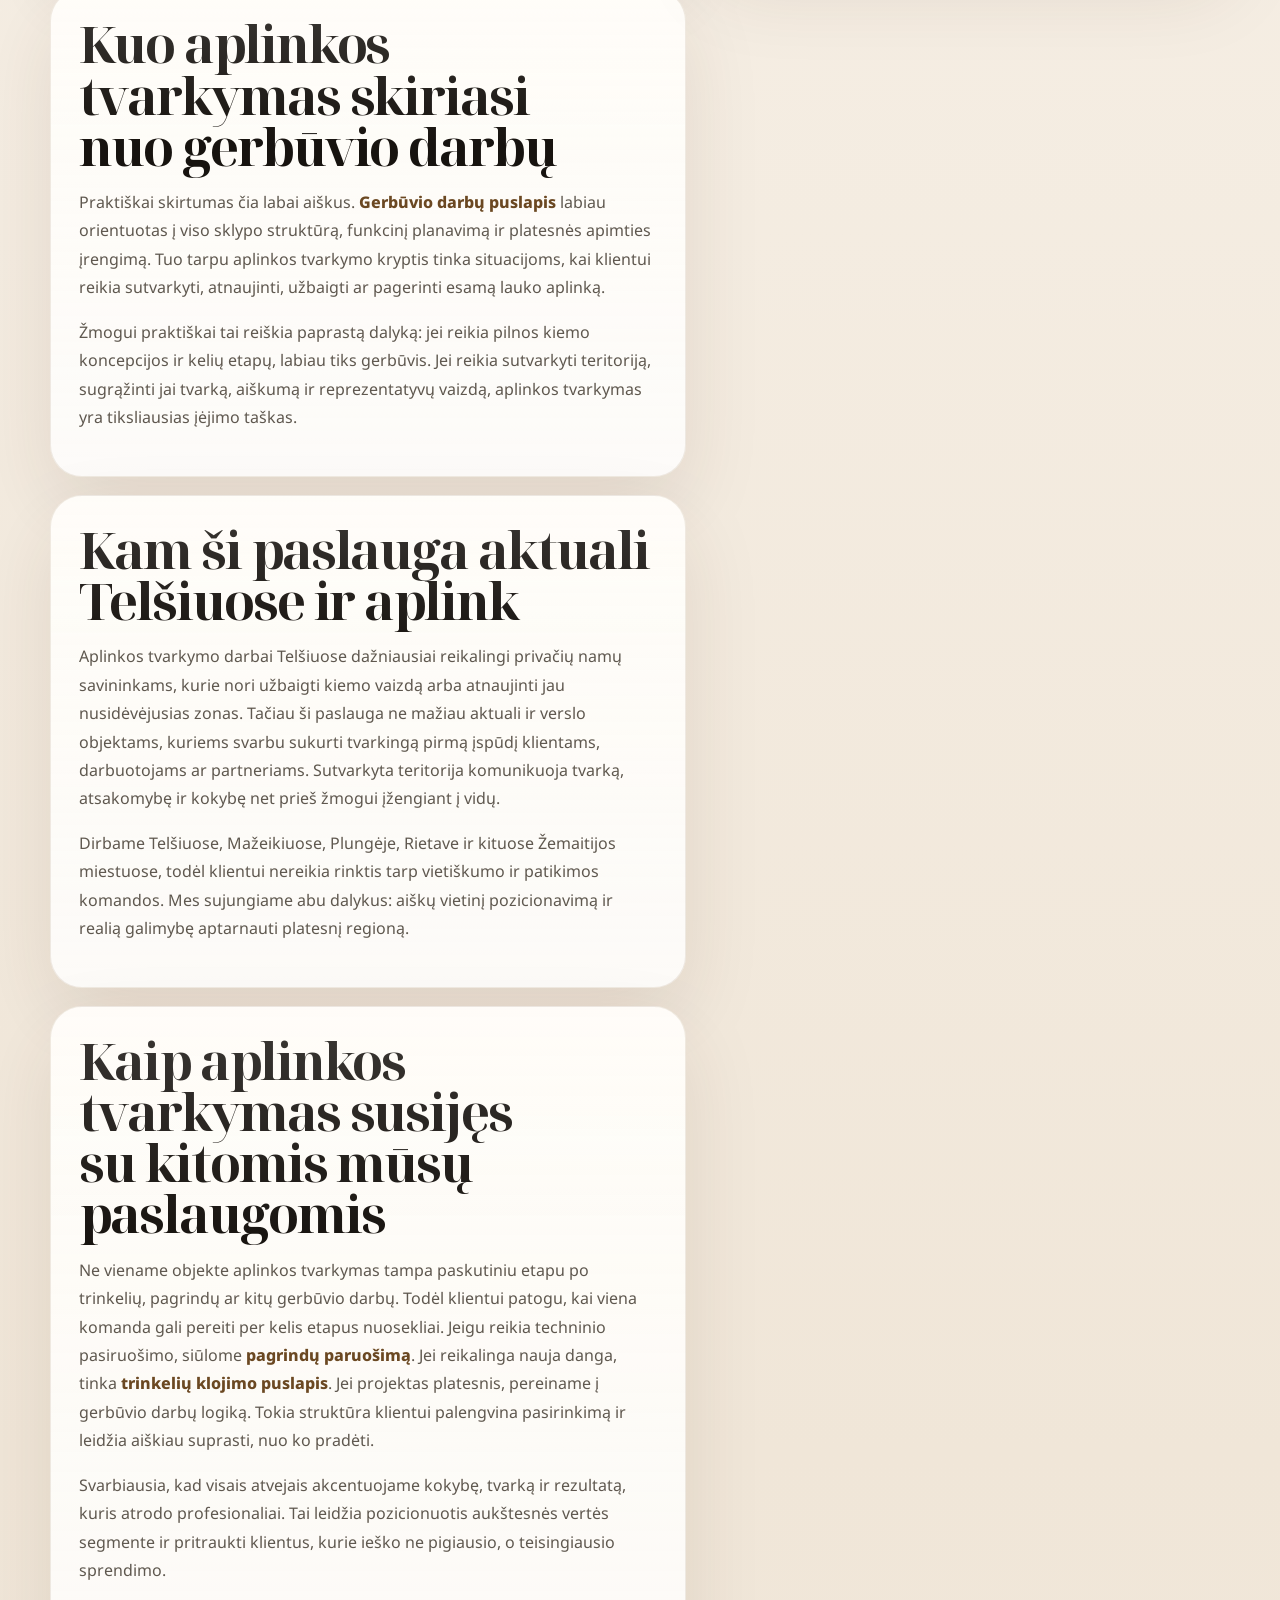
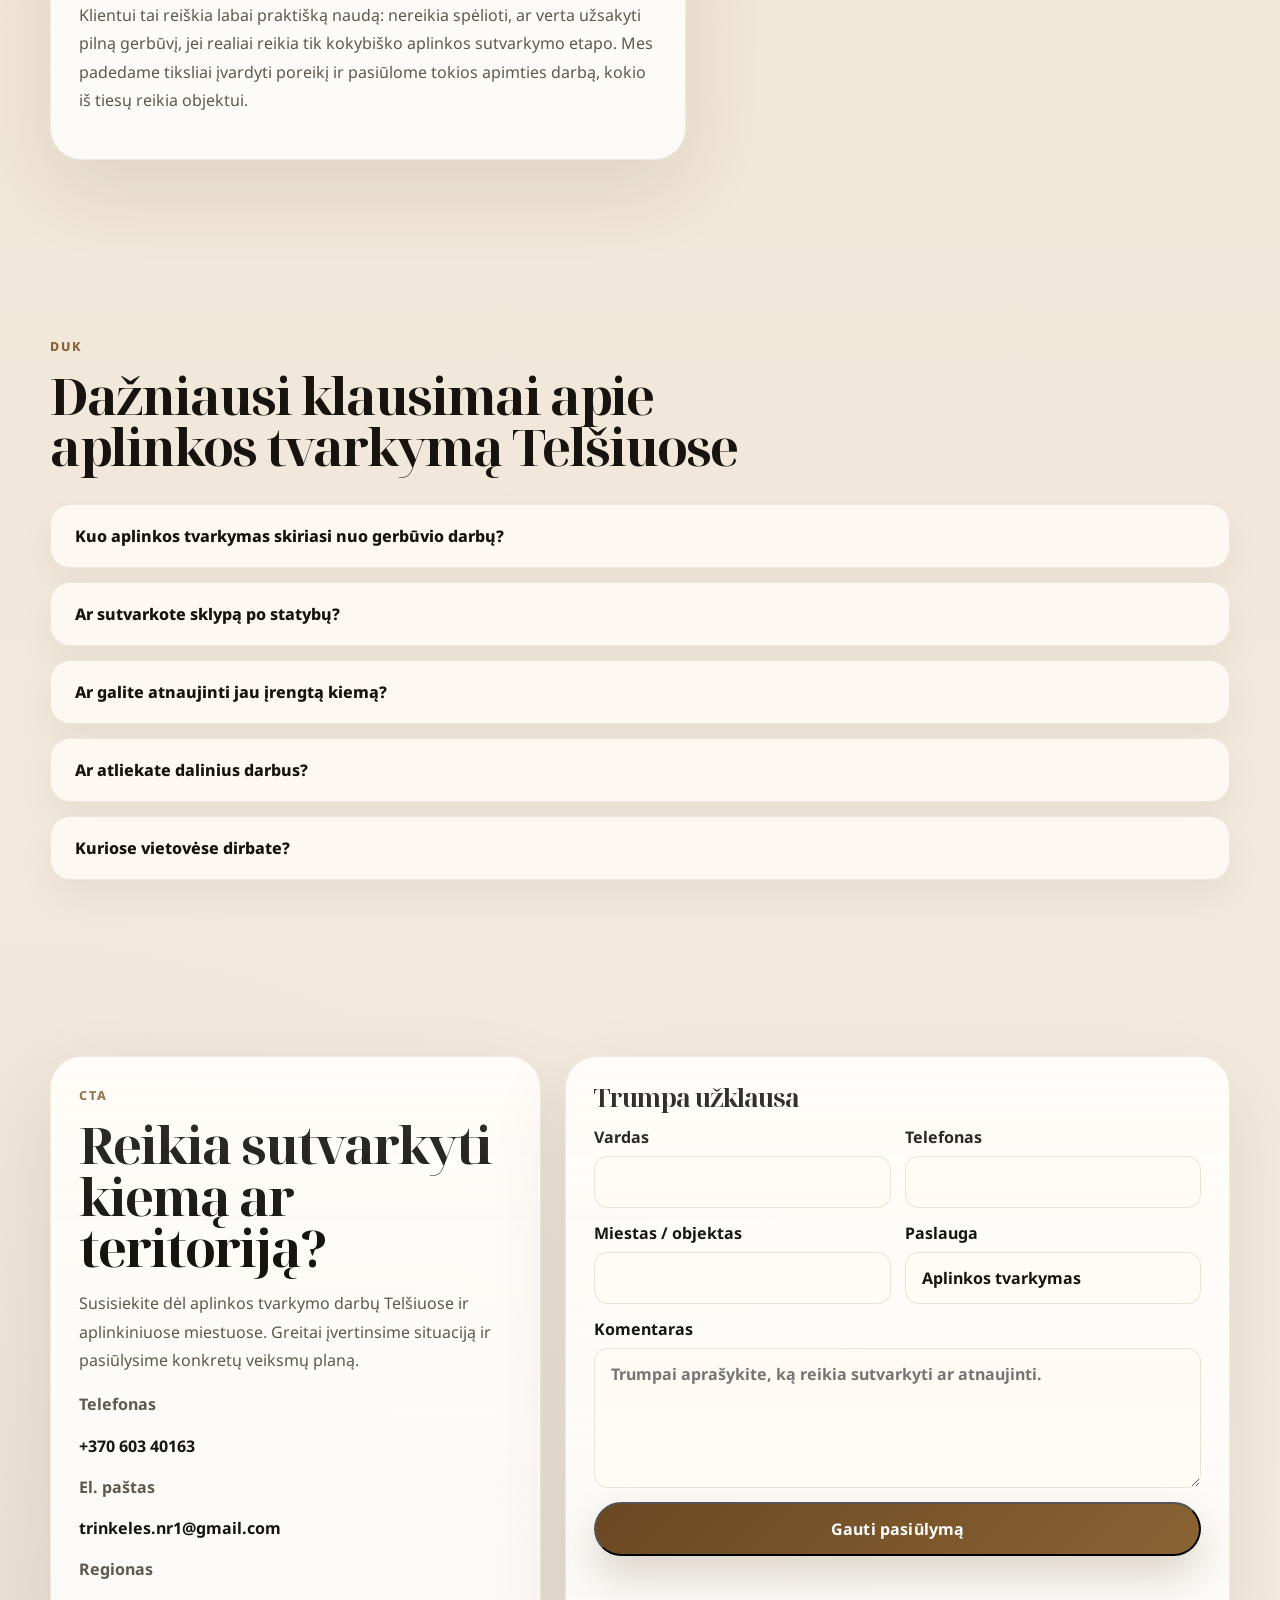
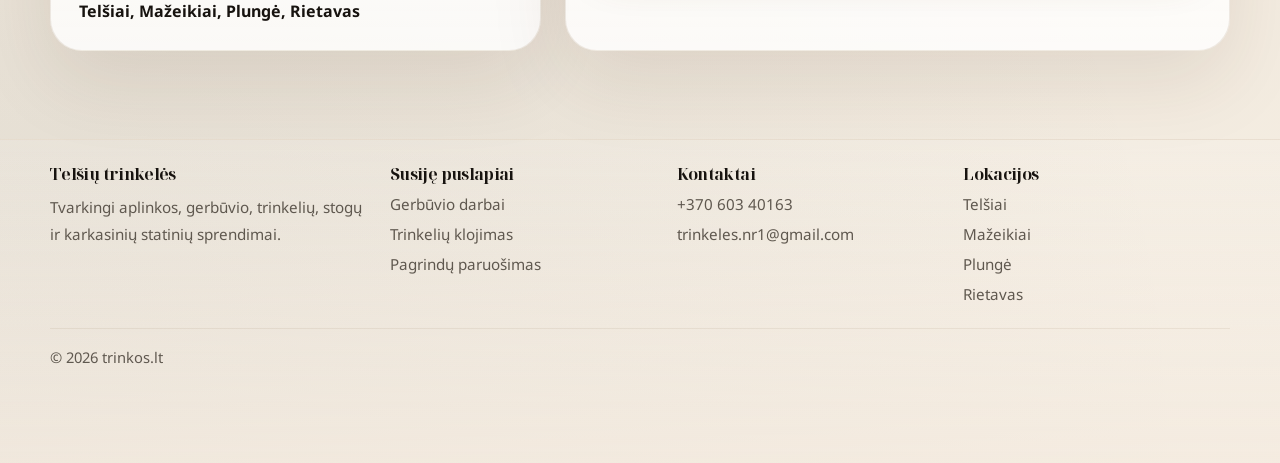
<file: aplinkos-tvarkymas-telsiai/index.html>
<!DOCTYPE html>
<html lang="lt">
<head>
  <meta charset="UTF-8" />
  <meta name="viewport" content="width=device-width, initial-scale=1.0" />
  <title>Aplinkos tvarkymas Telšiai | Kiemo, sklypo ir teritorijos sutvarkymas</title>
  <meta name="description" content="Aplinkos tvarkymas Telšiuose: kiemo sutvarkymas, teritorijos atnaujinimas, lauko aplinkos darbai ir tvarkingi sprendimai namams bei verslui." />
  <meta name="robots" content="index,follow" />
  <link rel="canonical" href="https://trinkos.lt/aplinkos-tvarkymas-telsiai/" />
  <meta property="og:type" content="website" />
  <meta property="og:locale" content="lt_LT" />
  <meta property="og:title" content="Aplinkos tvarkymas Telšiai | Kiemo, sklypo ir teritorijos sutvarkymas" />
  <meta property="og:description" content="Profesionalus aplinkos tvarkymas Telšiuose, kai reikia atnaujinti, sutvarkyti ar užbaigti lauko aplinką." />
  <meta property="og:url" content="https://trinkos.lt/aplinkos-tvarkymas-telsiai/" />
  <meta name="twitter:card" content="summary_large_image" />
  <meta name="twitter:title" content="Aplinkos tvarkymas Telšiai | Telšių trinkelės" />
  <meta name="twitter:description" content="Kiemo, sklypo ir teritorijos sutvarkymas Telšiuose bei aplinkiniuose miestuose." />
  <link rel="stylesheet" href="../styles.css" />
  <script defer src="../script.js"></script>
  <script type="application/ld+json">
    {
      "@context": "https://schema.org",
      "@graph": [
        {
          "@type": "Service",
          "serviceType": "Aplinkos tvarkymas",
          "name": "Aplinkos tvarkymas Telšiuose",
          "description": "Kiemo, sklypo ir teritorijos sutvarkymo darbai Telšiuose ir aplinkiniuose miestuose.",
          "provider": {
            "@type": "LocalBusiness",
            "name": "Telšių trinkelės",
            "telephone": "+37060340163",
            "email": "trinkeles.nr1@gmail.com"
          },
          "areaServed": ["Telšiai", "Mažeikiai", "Plungė", "Rietavas", "Žemaitija"],
          "url": "https://trinkos.lt/aplinkos-tvarkymas-telsiai/"
        },
        {
          "@type": "FAQPage",
          "mainEntity": [
            {
              "@type": "Question",
              "name": "Kuo aplinkos tvarkymas skiriasi nuo gerbūvio darbų?",
              "acceptedAnswer": {
                "@type": "Answer",
                "text": "Aplinkos tvarkymas labiau orientuotas į atnaujinimą ir užbaigimą, o gerbūvis į kompleksinį viso sklypo įrengimą."
              }
            },
            {
              "@type": "Question",
              "name": "Ar sutvarkote sklypą po statybų?",
              "acceptedAnswer": {
                "@type": "Answer",
                "text": "Taip, padedame iš nebaigtos aplinkos sukurti tvarkingą, estetišką ir funkcionalų galutinį vaizdą."
              }
            }
          ]
        }
      ]
    }
  </script>
</head>
<body>
  <a class="skip-link" href="#main">Praleisti navigaciją</a>
  <header class="site-header">
    <div class="container header-inner">
      <a class="brand" href="../index.html">
        <span class="brand-title">Telšių trinkelės</span>
        <span class="brand-subtitle">Trinkelių, gerbūvio, stogų ir karkasinių statinių darbai</span>
      </a>
      <button class="nav-toggle" type="button" aria-label="Atidaryti meniu" aria-expanded="false" data-nav-toggle>Meniu</button>
      <nav class="site-nav" aria-label="Pagrindinė navigacija" data-nav>
        <a href="../index.html">Pradžia</a>
        <a href="../trinkeliu-klojimas-telsiai/">Trinkelės</a>
        <a href="../gerbuvio-darbai-telsiai/">Gerbūvis</a>
        <a href="../aplinkos-tvarkymas-telsiai/" aria-current="page">Aplinka</a>
        <a href="../stogu-dengimas-telsiai/">Stogai</a>
        <a class="nav-phone" href="tel:+37060340163">+370 603 40163</a>
      </nav>
    </div>
  </header>

  <main id="main">
    <section class="page-hero">
      <div class="container page-hero-grid">
        <article class="hero-card page-hero-copy reveal">
          <div class="breadcrumbs">
            <a href="../index.html">Pradžia</a>
            <span>/</span>
            <span>Aplinkos tvarkymas Telšiuose</span>
          </div>
          <p class="eyebrow">Aplinkos tvarkymas Telšiai</p>
          <h1>Aplinkos tvarkymas Telšiuose</h1>
          <p>Aplinkos tvarkymas aktualus tada, kai sklypui jau nebereikia pilnos konstrukcinės gerbūvio rekonstrukcijos, tačiau dar trūksta tvarkos, aiškaus vaizdo, patogumo ir estetikos. Vienu atveju reikia sutvarkyti kiemą po statybų, kitu atveju atnaujinti jau naudojamą teritoriją, o kartais tiesiog užbaigti tai, kas ilgai buvo atidėta. Tokiais atvejais svarbi ne tik fizinė darbo apimtis, bet ir gebėjimas greitai suprasti, ko objektui labiausiai trūksta.</p>
          <p>Šis puslapis orientuotas į frazes „aplinkos tvarkymas Telšiai“, „kiemo sutvarkymas“, „lauko aplinkos darbai“, „teritorijos priežiūra ir įrengimas“, tačiau semantiškai aiškiai atskiriamas nuo gerbūvio puslapio. Čia akcentuojame atnaujinimą, užbaigimą ir tvarkingo galutinio vaizdo kūrimą.</p>
          <div class="cta-row">
            <a class="button" href="#kontaktai">Gauti pasiūlymą</a>
            <a class="button-secondary" href="tel:+37060340163">Skambinti dabar</a>
          </div>
        </article>
        <aside class="hero-card page-hero-side reveal">
          <h2>Kada ši paslauga ypač aktuali</h2>
          <ul class="bullet-list">
            <li>Po statybų likus nebaigtai aplinkai</li>
            <li>Atnaujinant jau naudojamą kiemą</li>
            <li>Sutvarkant atskiras lauko zonas</li>
            <li>Paruošiant sklypą tvarkingam galutiniam vaizdui</li>
          </ul>
        </aside>
      </div>
    </section>

    <section class="section">
      <div class="container content-grid">
        <div>
          <article class="hero-card content-block reveal">
            <h2>Ką apima aplinkos tvarkymo darbai</h2>
            <p>Aplinkos tvarkymas dažnai prasideda nuo objekto peržiūros ir labai konkretaus klausimo: kas šioje teritorijoje trukdo matyti tvarką ir vientisumą? Kartais problema slypi nelygumų ar netvarkingų perėjimų zonoje, kartais reikia atnaujinti kiemo logiką, o kartais užtenka profesionaliai užbaigti aplinką taip, kad ji pradėtų atrodyti kaip pilnai išpildyta visuma. Tai gali būti ir lauko aplinkos darbai, ir teritorijos formavimo sprendimai, ir bendras sklypo sutvarkymas.</p>
            <p>Mums svarbu, kad aplinkos tvarkymas Telšiuose nebūtų suprantamas kaip „kosmetika“. Jei objektui reikia techninio paruošimo, pasiūlome jį. Jei reikia tik baigiamųjų darbų ir vizualinės tvarkos, fokusuojamės į tai. Būtent toks lankstus požiūris leidžia klientui gauti ne pernelyg didelį projektą, o tiksliai jo situacijai pritaikytą sprendimą.</p>
          </article>

          <article class="hero-card content-block reveal">
            <h2>Kuo aplinkos tvarkymas skiriasi nuo gerbūvio darbų</h2>
            <p>Praktiškai skirtumas čia labai aiškus. <a class="text-link" href="../gerbuvio-darbai-telsiai/">Gerbūvio darbų puslapis</a> labiau orientuotas į viso sklypo struktūrą, funkcinį planavimą ir platesnės apimties įrengimą. Tuo tarpu aplinkos tvarkymo kryptis tinka situacijoms, kai klientui reikia sutvarkyti, atnaujinti, užbaigti ar pagerinti esamą lauko aplinką.</p>
            <p>Žmogui praktiškai tai reiškia paprastą dalyką: jei reikia pilnos kiemo koncepcijos ir kelių etapų, labiau tiks gerbūvis. Jei reikia sutvarkyti teritoriją, sugrąžinti jai tvarką, aiškumą ir reprezentatyvų vaizdą, aplinkos tvarkymas yra tiksliausias įėjimo taškas.</p>
          </article>

          <article class="hero-card content-block reveal">
            <h2>Kam ši paslauga aktuali Telšiuose ir aplink</h2>
            <p>Aplinkos tvarkymo darbai Telšiuose dažniausiai reikalingi privačių namų savininkams, kurie nori užbaigti kiemo vaizdą arba atnaujinti jau nusidėvėjusias zonas. Tačiau ši paslauga ne mažiau aktuali ir verslo objektams, kuriems svarbu sukurti tvarkingą pirmą įspūdį klientams, darbuotojams ar partneriams. Sutvarkyta teritorija komunikuoja tvarką, atsakomybę ir kokybę net prieš žmogui įžengiant į vidų.</p>
            <p>Dirbame Telšiuose, Mažeikiuose, Plungėje, Rietave ir kituose Žemaitijos miestuose, todėl klientui nereikia rinktis tarp vietiškumo ir patikimos komandos. Mes sujungiame abu dalykus: aiškų vietinį pozicionavimą ir realią galimybę aptarnauti platesnį regioną.</p>
          </article>

          <article class="hero-card content-block reveal">
            <h2>Kaip aplinkos tvarkymas susijęs su kitomis mūsų paslaugomis</h2>
            <p>Ne viename objekte aplinkos tvarkymas tampa paskutiniu etapu po trinkelių, pagrindų ar kitų gerbūvio darbų. Todėl klientui patogu, kai viena komanda gali pereiti per kelis etapus nuosekliai. Jeigu reikia techninio pasiruošimo, siūlome <a class="text-link" href="../pagrindu-paruosimas-telsiai/">pagrindų paruošimą</a>. Jei reikalinga nauja danga, tinka <a class="text-link" href="../trinkeliu-klojimas-telsiai/">trinkelių klojimo puslapis</a>. Jei projektas platesnis, pereiname į gerbūvio darbų logiką. Tokia struktūra klientui palengvina pasirinkimą ir leidžia aiškiau suprasti, nuo ko pradėti.</p>
            <p>Svarbiausia, kad visais atvejais akcentuojame kokybę, tvarką ir rezultatą, kuris atrodo profesionaliai. Tai leidžia pozicionuotis aukštesnės vertės segmente ir pritraukti klientus, kurie ieško ne pigiausio, o teisingiausio sprendimo.</p>
            <p>Klientui tai reiškia labai praktišką naudą: nereikia spėlioti, ar verta užsakyti pilną gerbūvį, jei realiai reikia tik kokybiško aplinkos sutvarkymo etapo. Mes padedame tiksliai įvardyti poreikį ir pasiūlome tokios apimties darbą, kokio iš tiesų reikia objektui.</p>
          </article>
        </div>

        <aside class="sidebar-stack reveal">
          <div class="hero-card content-block">
            <h2>Kada ši paslauga tinka</h2>
            <ul class="bullet-list">
              <li>Kai reikia sutvarkyti ar atnaujinti kiemą</li>
              <li>Kai po statybų trūksta tvarkingo galutinio vaizdo</li>
              <li>Kai reikia užbaigti atskiras lauko zonas Telšiuose ar aplink</li>
            </ul>
          </div>
          <div class="hero-card content-block">
            <h2>Susiję puslapiai</h2>
            <ul class="bullet-list">
              <li><a class="text-link" href="../gerbuvio-darbai-telsiai/">Gerbūvio darbai</a></li>
              <li><a class="text-link" href="../trinkeliu-klojimas-telsiai/">Trinkelių klojimas</a></li>
              <li><a class="text-link" href="../pagrindu-paruosimas-telsiai/">Pagrindų paruošimas</a></li>
            </ul>
          </div>
        </aside>
      </div>
    </section>

    <section class="section" id="duk">
      <div class="container">
        <div class="section-heading reveal">
          <p class="eyebrow">DUK</p>
          <h2>Dažniausi klausimai apie aplinkos tvarkymą Telšiuose</h2>
        </div>
        <div class="faq-list">
          <details class="faq-item reveal">
            <summary>Kuo aplinkos tvarkymas skiriasi nuo gerbūvio darbų?</summary>
            <div class="faq-answer"><p>Aplinkos tvarkymas labiau orientuotas į atnaujinimą, užbaigimą ir esamos teritorijos sutvarkymą, o gerbūvis dažniau reiškia platesnį, kompleksinį sklypo įrengimą.</p></div>
          </details>
          <details class="faq-item reveal">
            <summary>Ar sutvarkote sklypą po statybų?</summary>
            <div class="faq-answer"><p>Taip, tai viena dažniausių situacijų. Padedame iš nebaigtos aplinkos sukurti tvarkingą, estetišką ir funkcionalų galutinį vaizdą.</p></div>
          </details>
          <details class="faq-item reveal">
            <summary>Ar galite atnaujinti jau įrengtą kiemą?</summary>
            <div class="faq-answer"><p>Taip. Jei kieme trūksta tvarkos, aiškios struktūros ar estetikos, pritaikome sprendimus pagal dabartinę situaciją ir kliento tikslą.</p></div>
          </details>
          <details class="faq-item reveal">
            <summary>Ar atliekate dalinius darbus?</summary>
            <div class="faq-answer"><p>Taip, aplinkos tvarkymas dažnai ir yra dalinis, tikslinis etapas. Darbų apimtį pritaikome pagal objekto poreikį.</p></div>
          </details>
          <details class="faq-item reveal">
            <summary>Kuriose vietovėse dirbate?</summary>
            <div class="faq-answer"><p>Dirbame Telšiuose ir apie 80 km spinduliu, todėl galime aptarnauti ir Mažeikių, Plungės, Rietavo bei kitų Žemaitijos vietovių klientus.</p></div>
          </details>
        </div>
      </div>
    </section>

    <section class="section" id="kontaktai">
      <div class="container contact-shell">
        <article class="hero-card contact-info reveal">
          <p class="eyebrow">CTA</p>
          <h2>Reikia sutvarkyti kiemą ar teritoriją?</h2>
          <p>Susisiekite dėl aplinkos tvarkymo darbų Telšiuose ir aplinkiniuose miestuose. Greitai įvertinsime situaciją ir pasiūlysime konkretų veiksmų planą.</p>
          <div class="contact-list">
            <div><p><strong>Telefonas</strong></p><a href="tel:+37060340163">+370 603 40163</a></div>
            <div><p><strong>El. paštas</strong></p><a href="mailto:trinkeles.nr1@gmail.com">trinkeles.nr1@gmail.com</a></div>
            <div><p><strong>Regionas</strong></p><span>Telšiai, Mažeikiai, Plungė, Rietavas</span></div>
          </div>
        </article>
        <article class="hero-card contact-form-shell reveal">
          <h3>Trumpa užklausa</h3>
          <form class="contact-form">
            <input type="hidden" name="service" value="aplinkos tvarkymo" />
            <div class="form-grid">
              <label>Vardas<input type="text" name="name" required /></label>
              <label>Telefonas<input type="tel" name="phone" required /></label>
            </div>
            <div class="form-grid">
              <label>Miestas / objektas<input type="text" name="location" required /></label>
              <label>Paslauga<input type="text" value="Aplinkos tvarkymas" disabled /></label>
            </div>
            <label>Komentaras<textarea name="message" placeholder="Trumpai aprašykite, ką reikia sutvarkyti ar atnaujinti." required></textarea></label>
            <button class="button" type="submit">Gauti pasiūlymą</button>
          </form>
        </article>
      </div>
    </section>
  </main>

  <footer class="footer">
    <div class="container">
      <div class="footer-grid">
        <div>
          <h3>Telšių trinkelės</h3>
          <p>Tvarkingi aplinkos, gerbūvio, trinkelių, stogų ir karkasinių statinių sprendimai.</p>
        </div>
        <div>
          <h3>Susiję puslapiai</h3>
          <ul>
            <li><a href="../gerbuvio-darbai-telsiai/">Gerbūvio darbai</a></li>
            <li><a href="../trinkeliu-klojimas-telsiai/">Trinkelių klojimas</a></li>
            <li><a href="../pagrindu-paruosimas-telsiai/">Pagrindų paruošimas</a></li>
          </ul>
        </div>
        <div>
          <h3>Kontaktai</h3>
          <ul>
            <li><a href="tel:+37060340163">+370 603 40163</a></li>
            <li><a href="mailto:trinkeles.nr1@gmail.com">trinkeles.nr1@gmail.com</a></li>
          </ul>
        </div>
        <div>
          <h3>Lokacijos</h3>
          <ul>
            <li>Telšiai</li>
            <li>Mažeikiai</li>
            <li>Plungė</li>
            <li>Rietavas</li>
          </ul>
        </div>
      </div>
      <div class="footer-bottom">© <span data-current-year></span> trinkos.lt</div>
    </div>
  </footer>

  <div class="mobile-bar">
    <a class="button-secondary" href="tel:+37060340163">Skambinti dabar</a>
    <a class="button" href="#kontaktai">Gauti pasiūlymą</a>
  </div>
</body>
</html>
</file>
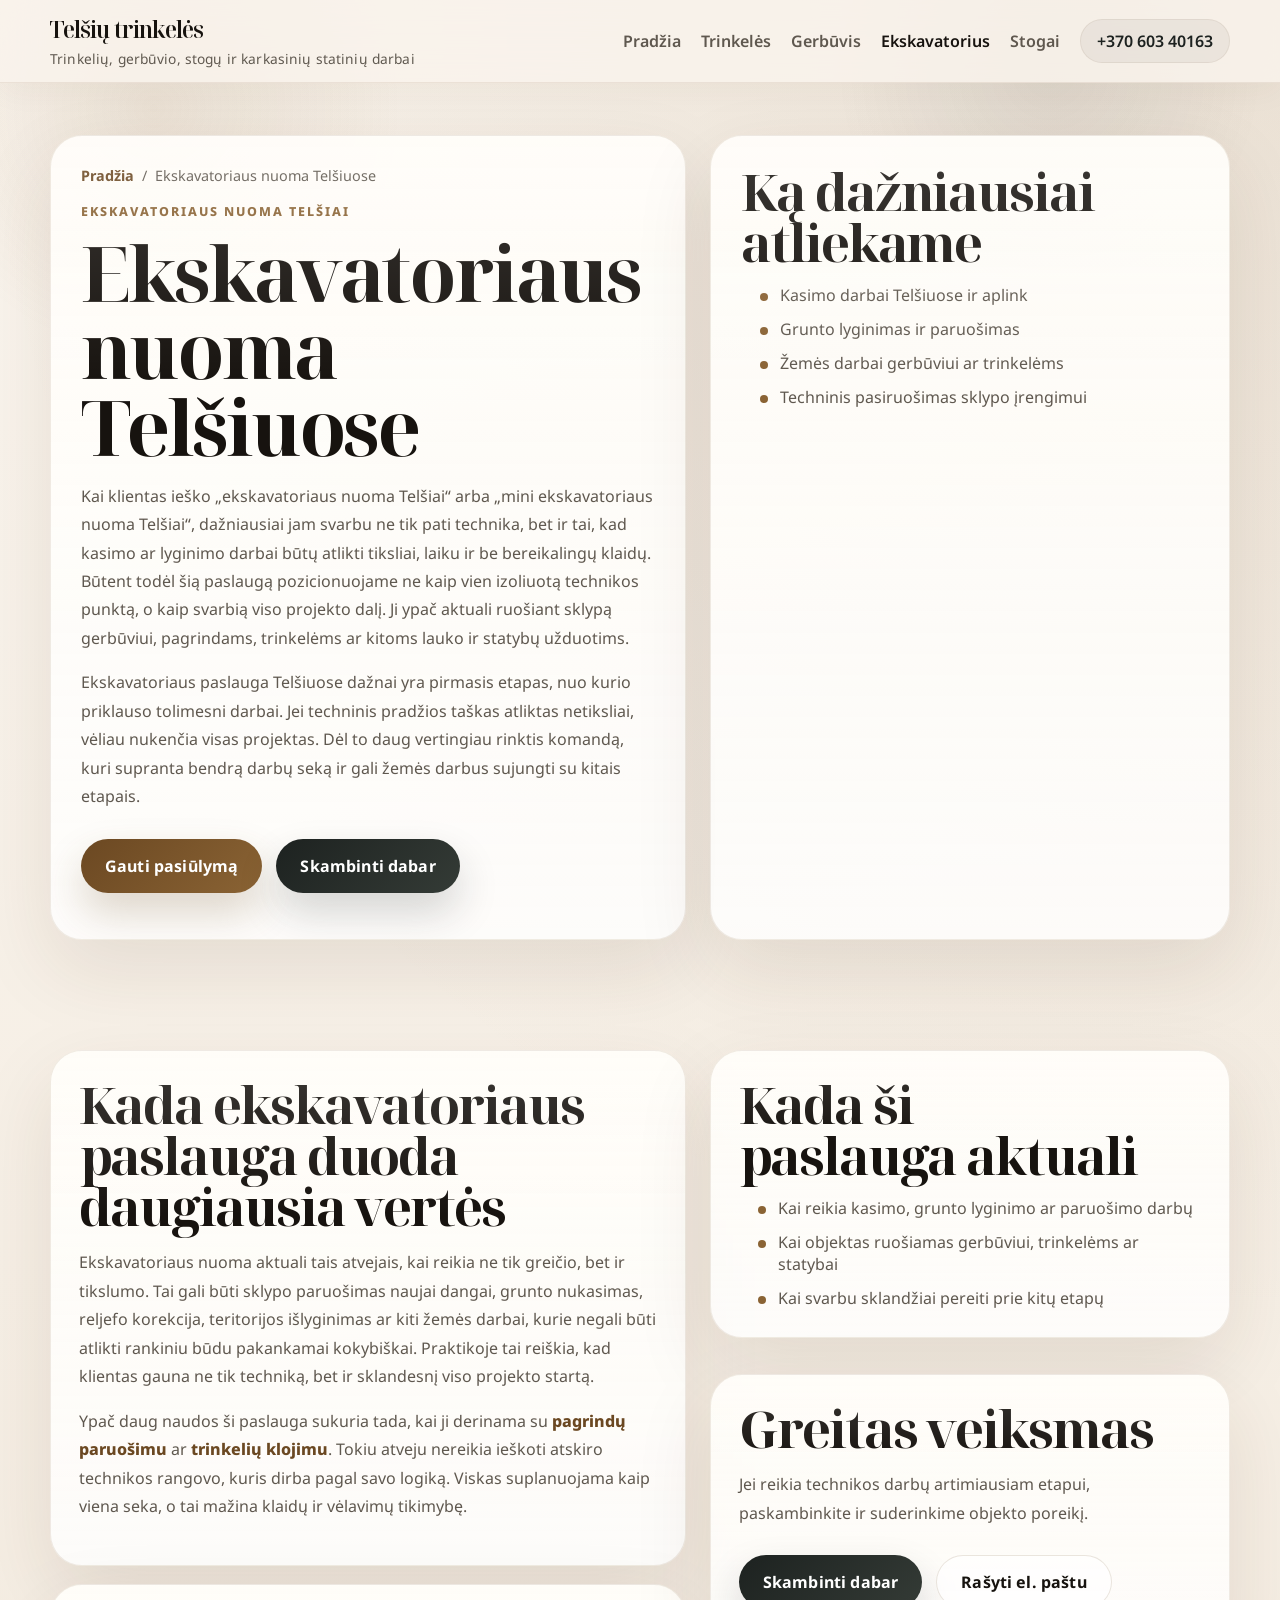
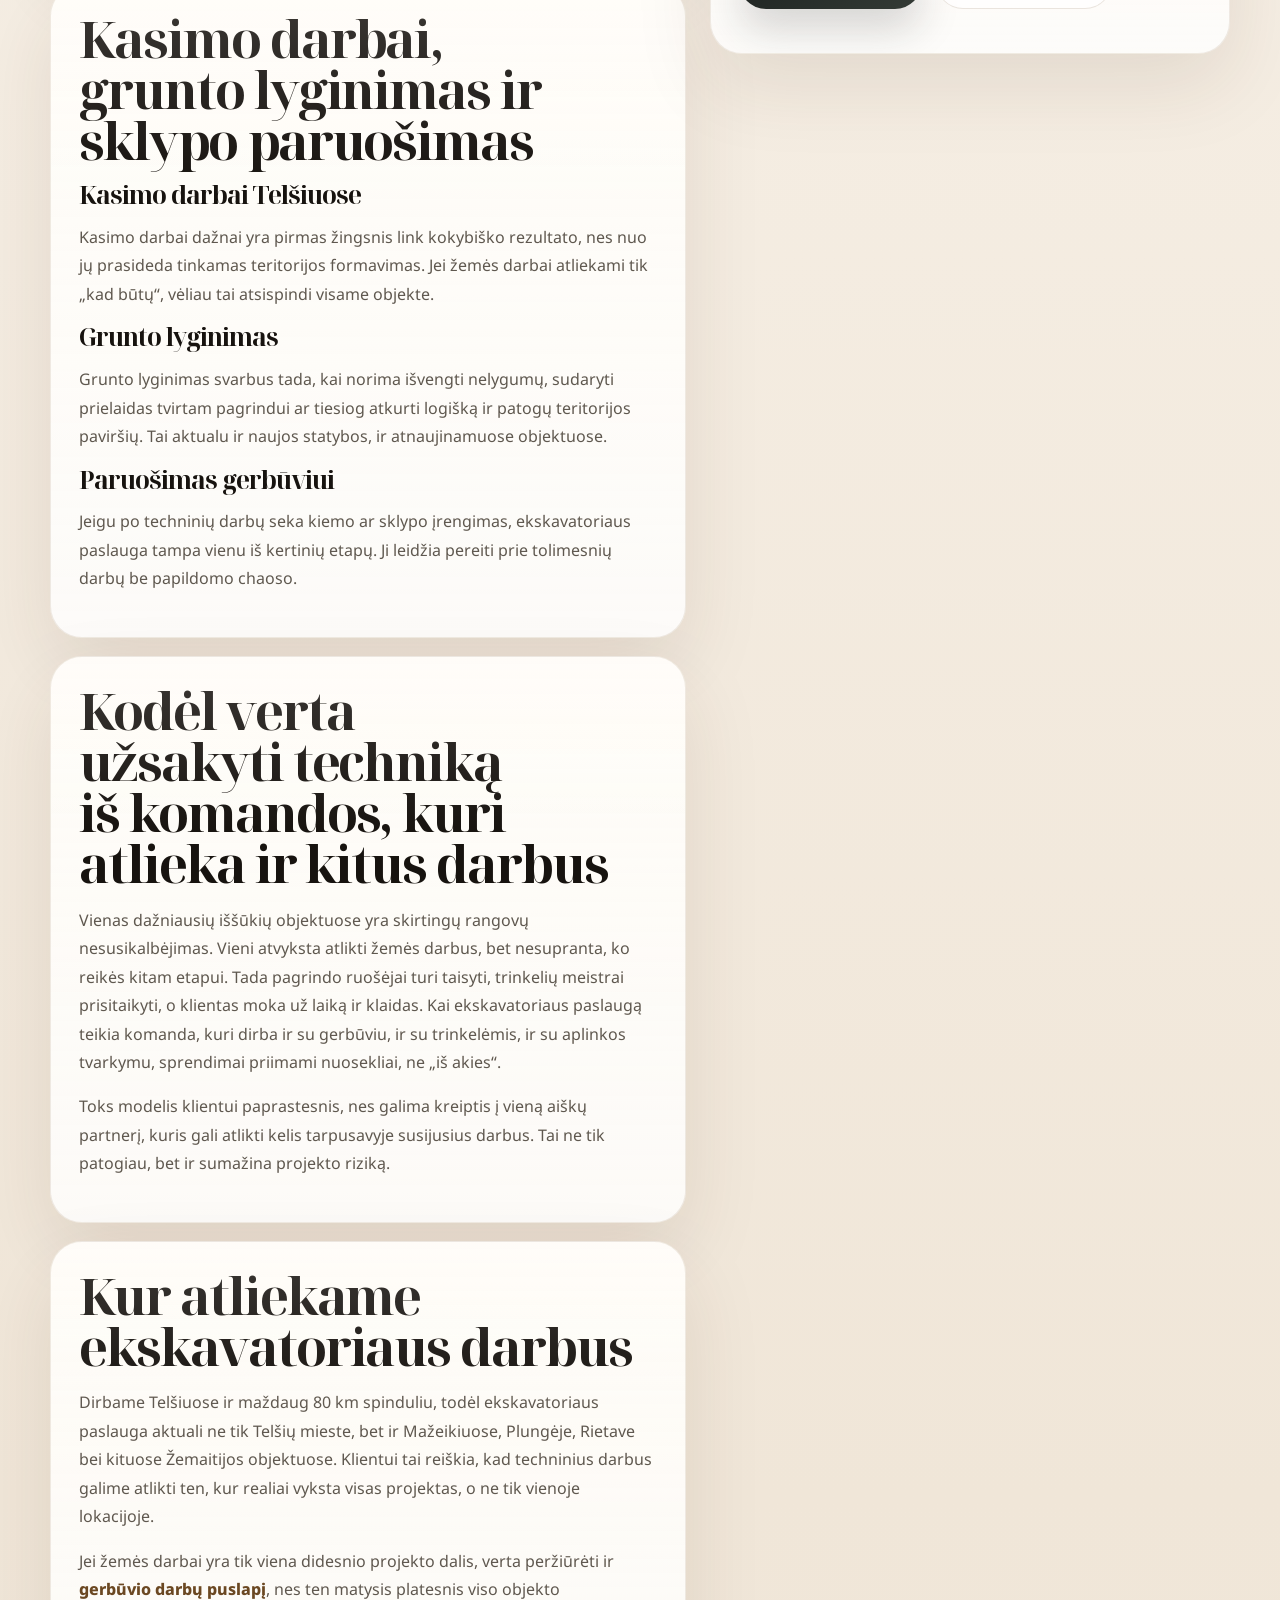
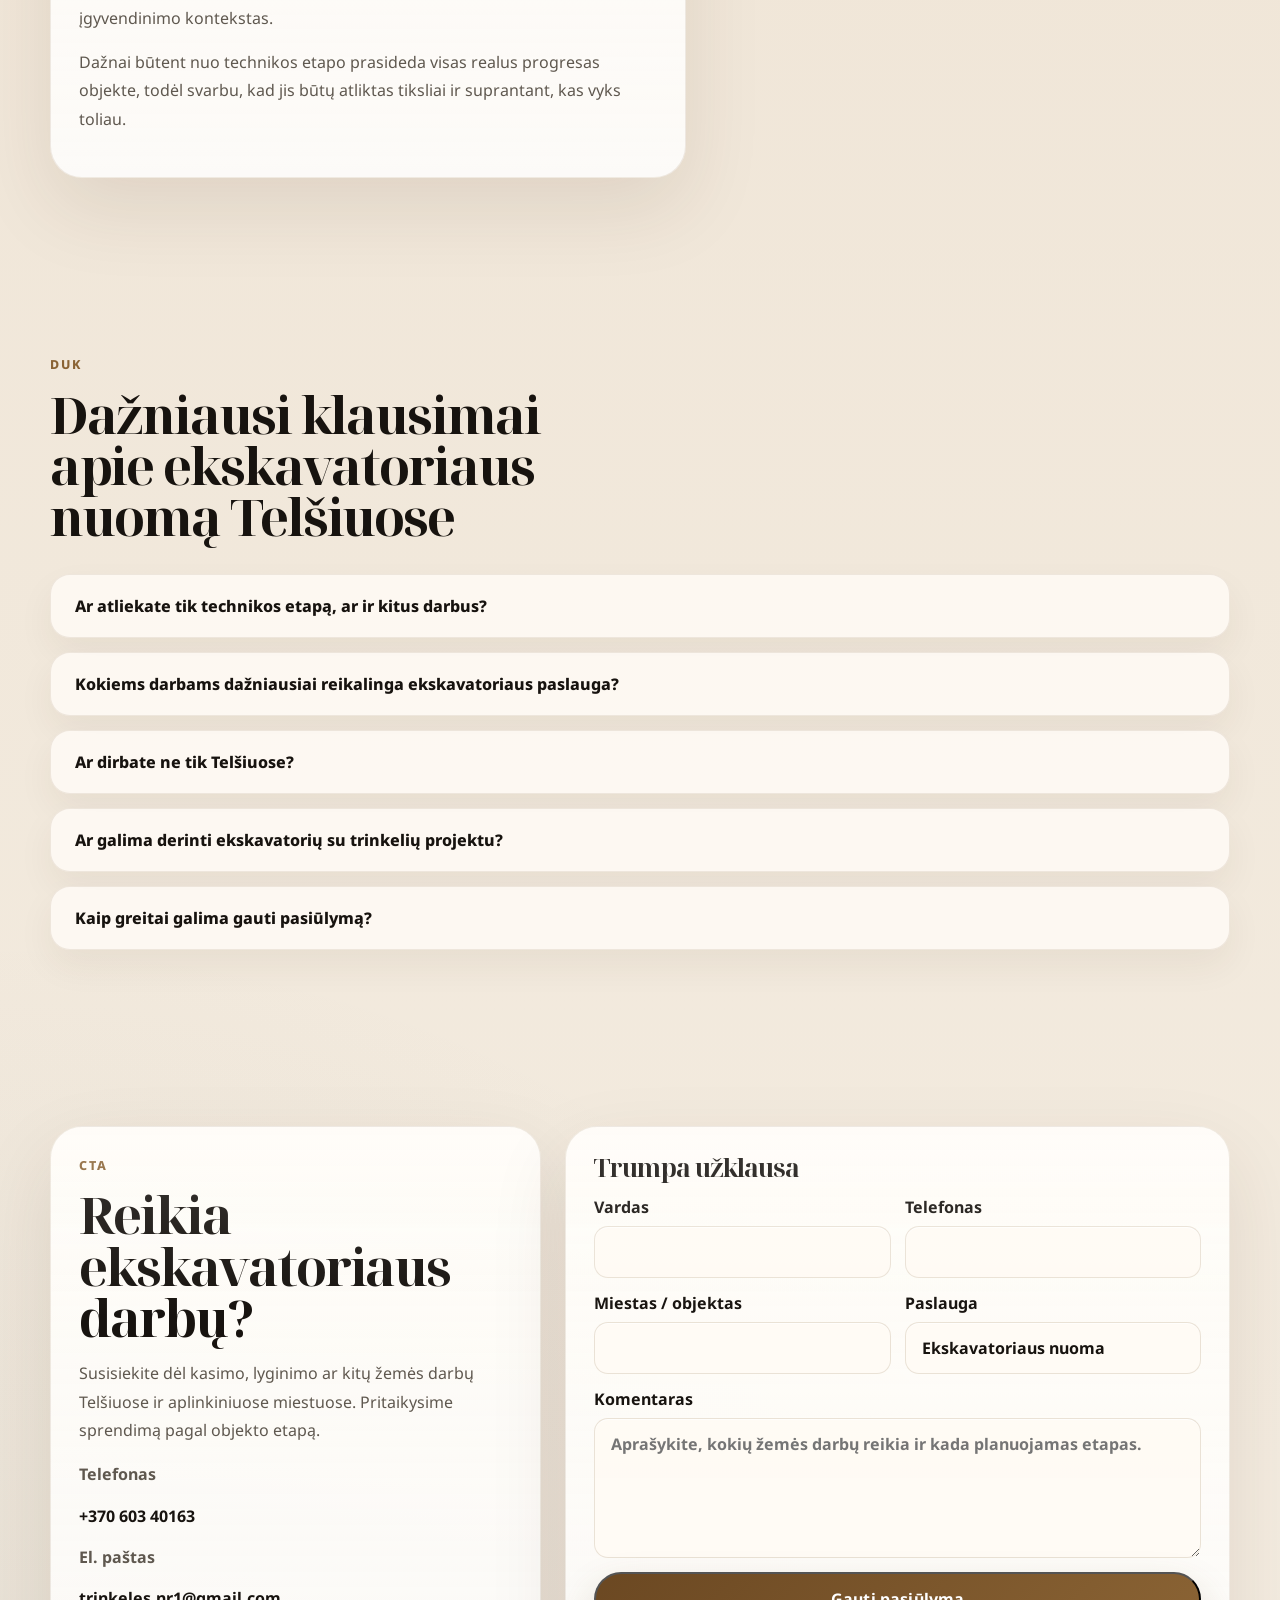
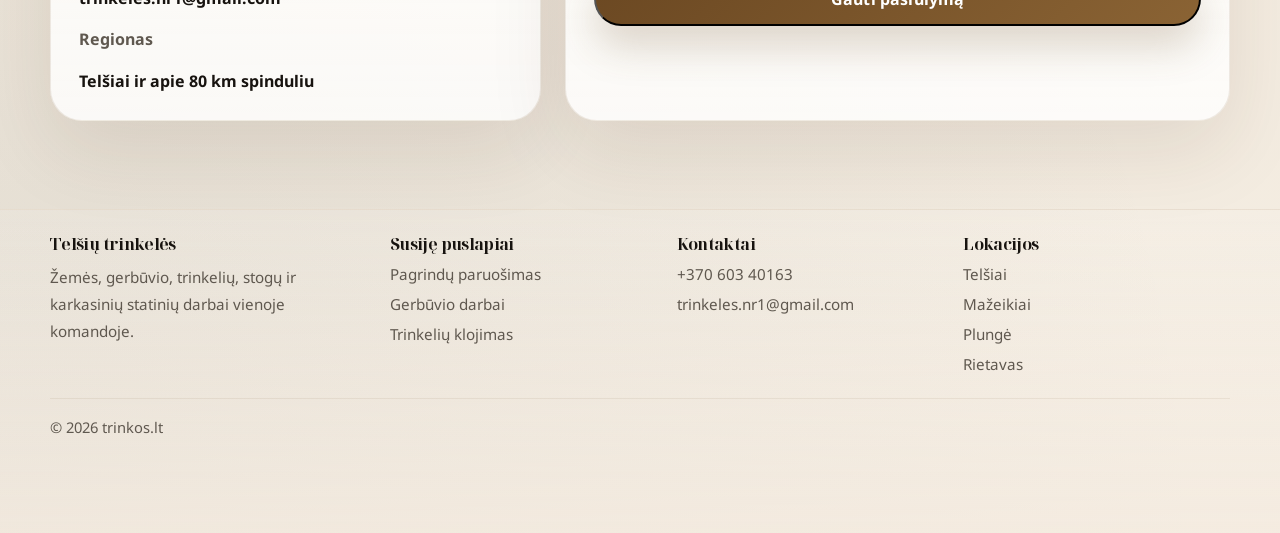
<file: ekskavatoriaus-nuoma-telsiai/index.html>
<!DOCTYPE html>
<html lang="lt">
<head>
  <meta charset="UTF-8" />
  <meta name="viewport" content="width=device-width, initial-scale=1.0" />
  <title>Ekskavatoriaus nuoma Telšiai | Kasimo ir žemės darbai</title>
  <meta name="description" content="Ekskavatoriaus nuoma Telšiuose ir aplink: kasimo darbai, grunto lyginimas, žemės darbai ir paruošimas gerbūviui ar statyboms. Greitas pasiūlymas." />
  <meta name="robots" content="index,follow" />
  <link rel="canonical" href="https://trinkos.lt/ekskavatoriaus-nuoma-telsiai/" />
  <meta property="og:type" content="website" />
  <meta property="og:locale" content="lt_LT" />
  <meta property="og:title" content="Ekskavatoriaus nuoma Telšiai | Kasimo ir žemės darbai" />
  <meta property="og:description" content="Ekskavatoriaus ir žemės darbų paslaugos Telšiuose: kasimas, lyginimas, paruošimas trinkelėms, gerbūviui ar kitoms statybų užduotims." />
  <meta property="og:url" content="https://trinkos.lt/ekskavatoriaus-nuoma-telsiai/" />
  <meta name="twitter:card" content="summary_large_image" />
  <meta name="twitter:title" content="Ekskavatoriaus nuoma Telšiai | Telšių trinkelės" />
  <meta name="twitter:description" content="Kasimo, grunto lyginimo ir žemės darbų sprendimai Telšiuose bei aplink." />
  <link rel="stylesheet" href="../styles.css" />
  <script defer src="../script.js"></script>
  <script type="application/ld+json">
    {
      "@context": "https://schema.org",
      "@graph": [
        {
          "@type": "Service",
          "serviceType": "Ekskavatoriaus nuoma",
          "name": "Ekskavatoriaus nuoma Telšiuose",
          "description": "Kasimo, grunto lyginimo ir kitų žemės darbų paslaugos Telšiuose bei aplinkiniuose miestuose.",
          "provider": {
            "@type": "LocalBusiness",
            "name": "Telšių trinkelės",
            "telephone": "+37060340163",
            "email": "trinkeles.nr1@gmail.com"
          },
          "areaServed": ["Telšiai", "Mažeikiai", "Plungė", "Rietavas", "Žemaitija"],
          "url": "https://trinkos.lt/ekskavatoriaus-nuoma-telsiai/"
        },
        {
          "@type": "FAQPage",
          "mainEntity": [
            {
              "@type": "Question",
              "name": "Kokiems darbams dažniausiai reikalinga ekskavatoriaus paslauga?",
              "acceptedAnswer": {
                "@type": "Answer",
                "text": "Dažniausiai ji reikalinga kasimui, grunto lyginimui, sklypo paruošimui ir kitiems žemės darbams prieš gerbūvio ar statybos etapus."
              }
            },
            {
              "@type": "Question",
              "name": "Ar ekskavatoriaus paslaugą galima derinti su trinkelių projektu?",
              "acceptedAnswer": {
                "@type": "Answer",
                "text": "Taip, tai vienas dažniausių scenarijų. Techniniai žemės darbai paruošia objektą tolimesniam pagrindų ar trinkelių įrengimui."
              }
            }
          ]
        }
      ]
    }
  </script>
</head>
<body>
  <a class="skip-link" href="#main">Praleisti navigaciją</a>
  <header class="site-header">
    <div class="container header-inner">
      <a class="brand" href="../index.html">
        <span class="brand-title">Telšių trinkelės</span>
        <span class="brand-subtitle">Trinkelių, gerbūvio, stogų ir karkasinių statinių darbai</span>
      </a>
      <button class="nav-toggle" type="button" aria-label="Atidaryti meniu" aria-expanded="false" data-nav-toggle>Meniu</button>
      <nav class="site-nav" aria-label="Pagrindinė navigacija" data-nav>
        <a href="../index.html">Pradžia</a>
        <a href="../trinkeliu-klojimas-telsiai/">Trinkelės</a>
        <a href="../gerbuvio-darbai-telsiai/">Gerbūvis</a>
        <a href="../ekskavatoriaus-nuoma-telsiai/" aria-current="page">Ekskavatorius</a>
        <a href="../stogu-dengimas-telsiai/">Stogai</a>
        <a class="nav-phone" href="tel:+37060340163">+370 603 40163</a>
      </nav>
    </div>
  </header>

  <main id="main">
    <section class="page-hero">
      <div class="container page-hero-grid">
        <article class="hero-card page-hero-copy reveal">
          <div class="breadcrumbs">
            <a href="../index.html">Pradžia</a>
            <span>/</span>
            <span>Ekskavatoriaus nuoma Telšiuose</span>
          </div>
          <p class="eyebrow">Ekskavatoriaus nuoma Telšiai</p>
          <h1>Ekskavatoriaus nuoma Telšiuose</h1>
          <p>Kai klientas ieško „ekskavatoriaus nuoma Telšiai“ arba „mini ekskavatoriaus nuoma Telšiai“, dažniausiai jam svarbu ne tik pati technika, bet ir tai, kad kasimo ar lyginimo darbai būtų atlikti tiksliai, laiku ir be bereikalingų klaidų. Būtent todėl šią paslaugą pozicionuojame ne kaip vien izoliuotą technikos punktą, o kaip svarbią viso projekto dalį. Ji ypač aktuali ruošiant sklypą gerbūviui, pagrindams, trinkelėms ar kitoms lauko ir statybų užduotims.</p>
          <p>Ekskavatoriaus paslauga Telšiuose dažnai yra pirmasis etapas, nuo kurio priklauso tolimesni darbai. Jei techninis pradžios taškas atliktas netiksliai, vėliau nukenčia visas projektas. Dėl to daug vertingiau rinktis komandą, kuri supranta bendrą darbų seką ir gali žemės darbus sujungti su kitais etapais.</p>
          <div class="cta-row">
            <a class="button" href="#kontaktai">Gauti pasiūlymą</a>
            <a class="button-secondary" href="tel:+37060340163">Skambinti dabar</a>
          </div>
        </article>
        <aside class="hero-card page-hero-side reveal">
          <h2>Ką dažniausiai atliekame</h2>
          <ul class="bullet-list">
            <li>Kasimo darbai Telšiuose ir aplink</li>
            <li>Grunto lyginimas ir paruošimas</li>
            <li>Žemės darbai gerbūviui ar trinkelėms</li>
            <li>Techninis pasiruošimas sklypo įrengimui</li>
          </ul>
        </aside>
      </div>
    </section>

    <section class="section">
      <div class="container content-grid">
        <div>
          <article class="hero-card content-block reveal">
            <h2>Kada ekskavatoriaus paslauga duoda daugiausia vertės</h2>
            <p>Ekskavatoriaus nuoma aktuali tais atvejais, kai reikia ne tik greičio, bet ir tikslumo. Tai gali būti sklypo paruošimas naujai dangai, grunto nukasimas, reljefo korekcija, teritorijos išlyginimas ar kiti žemės darbai, kurie negali būti atlikti rankiniu būdu pakankamai kokybiškai. Praktikoje tai reiškia, kad klientas gauna ne tik techniką, bet ir sklandesnį viso projekto startą.</p>
            <p>Ypač daug naudos ši paslauga sukuria tada, kai ji derinama su <a class="text-link" href="../pagrindu-paruosimas-telsiai/">pagrindų paruošimu</a> ar <a class="text-link" href="../trinkeliu-klojimas-telsiai/">trinkelių klojimu</a>. Tokiu atveju nereikia ieškoti atskiro technikos rangovo, kuris dirba pagal savo logiką. Viskas suplanuojama kaip viena seka, o tai mažina klaidų ir vėlavimų tikimybę.</p>
          </article>

          <article class="hero-card content-block reveal">
            <h2>Kasimo darbai, grunto lyginimas ir sklypo paruošimas</h2>
            <h3>Kasimo darbai Telšiuose</h3>
            <p>Kasimo darbai dažnai yra pirmas žingsnis link kokybiško rezultato, nes nuo jų prasideda tinkamas teritorijos formavimas. Jei žemės darbai atliekami tik „kad būtų“, vėliau tai atsispindi visame objekte.</p>
            <h3>Grunto lyginimas</h3>
            <p>Grunto lyginimas svarbus tada, kai norima išvengti nelygumų, sudaryti prielaidas tvirtam pagrindui ar tiesiog atkurti logišką ir patogų teritorijos paviršių. Tai aktualu ir naujos statybos, ir atnaujinamuose objektuose.</p>
            <h3>Paruošimas gerbūviui</h3>
            <p>Jeigu po techninių darbų seka kiemo ar sklypo įrengimas, ekskavatoriaus paslauga tampa vienu iš kertinių etapų. Ji leidžia pereiti prie tolimesnių darbų be papildomo chaoso.</p>
          </article>

          <article class="hero-card content-block reveal">
            <h2>Kodėl verta užsakyti techniką iš komandos, kuri atlieka ir kitus darbus</h2>
            <p>Vienas dažniausių iššūkių objektuose yra skirtingų rangovų nesusikalbėjimas. Vieni atvyksta atlikti žemės darbus, bet nesupranta, ko reikės kitam etapui. Tada pagrindo ruošėjai turi taisyti, trinkelių meistrai prisitaikyti, o klientas moka už laiką ir klaidas. Kai ekskavatoriaus paslaugą teikia komanda, kuri dirba ir su gerbūviu, ir su trinkelėmis, ir su aplinkos tvarkymu, sprendimai priimami nuosekliai, ne „iš akies“.</p>
            <p>Toks modelis klientui paprastesnis, nes galima kreiptis į vieną aiškų partnerį, kuris gali atlikti kelis tarpusavyje susijusius darbus. Tai ne tik patogiau, bet ir sumažina projekto riziką.</p>
          </article>

          <article class="hero-card content-block reveal">
            <h2>Kur atliekame ekskavatoriaus darbus</h2>
            <p>Dirbame Telšiuose ir maždaug 80 km spinduliu, todėl ekskavatoriaus paslauga aktuali ne tik Telšių mieste, bet ir Mažeikiuose, Plungėje, Rietave bei kituose Žemaitijos objektuose. Klientui tai reiškia, kad techninius darbus galime atlikti ten, kur realiai vyksta visas projektas, o ne tik vienoje lokacijoje.</p>
            <p>Jei žemės darbai yra tik viena didesnio projekto dalis, verta peržiūrėti ir <a class="text-link" href="../gerbuvio-darbai-telsiai/">gerbūvio darbų puslapį</a>, nes ten matysis platesnis viso objekto įgyvendinimo kontekstas.</p>
            <p>Dažnai būtent nuo technikos etapo prasideda visas realus progresas objekte, todėl svarbu, kad jis būtų atliktas tiksliai ir suprantant, kas vyks toliau.</p>
          </article>
        </div>

        <aside class="sidebar-stack reveal">
          <div class="hero-card content-block">
            <h2>Kada ši paslauga aktuali</h2>
            <ul class="bullet-list">
              <li>Kai reikia kasimo, grunto lyginimo ar paruošimo darbų</li>
              <li>Kai objektas ruošiamas gerbūviui, trinkelėms ar statybai</li>
              <li>Kai svarbu sklandžiai pereiti prie kitų etapų</li>
            </ul>
          </div>
          <div class="hero-card content-block">
            <h2>Greitas veiksmas</h2>
            <p>Jei reikia technikos darbų artimiausiam etapui, paskambinkite ir suderinkime objekto poreikį.</p>
            <div class="cta-row">
              <a class="button-secondary" href="tel:+37060340163">Skambinti dabar</a>
              <a class="button-ghost" href="mailto:trinkeles.nr1@gmail.com">Rašyti el. paštu</a>
            </div>
          </div>
        </aside>
      </div>
    </section>

    <section class="section" id="duk">
      <div class="container">
        <div class="section-heading reveal">
          <p class="eyebrow">DUK</p>
          <h2>Dažniausi klausimai apie ekskavatoriaus nuomą Telšiuose</h2>
        </div>
        <div class="faq-list">
          <details class="faq-item reveal">
            <summary>Ar atliekate tik technikos etapą, ar ir kitus darbus?</summary>
            <div class="faq-answer"><p>Galime atlikti tik ekskavatoriaus darbus, tačiau dažnai juos jungiame su pagrindų paruošimu, gerbūvio ar trinkelių darbais, kad visas procesas vyktų sklandžiau.</p></div>
          </details>
          <details class="faq-item reveal">
            <summary>Kokiems darbams dažniausiai reikalinga ekskavatoriaus paslauga?</summary>
            <div class="faq-answer"><p>Dažniausiai ji reikalinga kasimui, grunto lyginimui, sklypo paruošimui, žemės darbams ir techniniam pasiruošimui aplinkos ar statybos etapams.</p></div>
          </details>
          <details class="faq-item reveal">
            <summary>Ar dirbate ne tik Telšiuose?</summary>
            <div class="faq-answer"><p>Taip, dirbame ir Mažeikiuose, Plungėje, Rietave bei kituose objektuose aplink Telšius maždaug 80 km spinduliu.</p></div>
          </details>
          <details class="faq-item reveal">
            <summary>Ar galima derinti ekskavatorių su trinkelių projektu?</summary>
            <div class="faq-answer"><p>Taip, tai vienas dažniausių scenarijų. Technika paruošia objektą, po to tęsiame pagrindų ar trinkelių klojimo etapą.</p></div>
          </details>
          <details class="faq-item reveal">
            <summary>Kaip greitai galima gauti pasiūlymą?</summary>
            <div class="faq-answer"><p>Po pirminio kontakto įvertiname darbo pobūdį ir pateikiame aiškų pasiūlymą pagal realų objekto poreikį.</p></div>
          </details>
        </div>
      </div>
    </section>

    <section class="section" id="kontaktai">
      <div class="container contact-shell">
        <article class="hero-card contact-info reveal">
          <p class="eyebrow">CTA</p>
          <h2>Reikia ekskavatoriaus darbų?</h2>
          <p>Susisiekite dėl kasimo, lyginimo ar kitų žemės darbų Telšiuose ir aplinkiniuose miestuose. Pritaikysime sprendimą pagal objekto etapą.</p>
          <div class="contact-list">
            <div><p><strong>Telefonas</strong></p><a href="tel:+37060340163">+370 603 40163</a></div>
            <div><p><strong>El. paštas</strong></p><a href="mailto:trinkeles.nr1@gmail.com">trinkeles.nr1@gmail.com</a></div>
            <div><p><strong>Regionas</strong></p><span>Telšiai ir apie 80 km spinduliu</span></div>
          </div>
        </article>
        <article class="hero-card contact-form-shell reveal">
          <h3>Trumpa užklausa</h3>
          <form class="contact-form">
            <input type="hidden" name="service" value="ekskavatoriaus nuomos" />
            <div class="form-grid">
              <label>Vardas<input type="text" name="name" required /></label>
              <label>Telefonas<input type="tel" name="phone" required /></label>
            </div>
            <div class="form-grid">
              <label>Miestas / objektas<input type="text" name="location" required /></label>
              <label>Paslauga<input type="text" value="Ekskavatoriaus nuoma" disabled /></label>
            </div>
            <label>Komentaras<textarea name="message" placeholder="Aprašykite, kokių žemės darbų reikia ir kada planuojamas etapas." required></textarea></label>
            <button class="button" type="submit">Gauti pasiūlymą</button>
          </form>
        </article>
      </div>
    </section>
  </main>

  <footer class="footer">
    <div class="container">
      <div class="footer-grid">
        <div>
          <h3>Telšių trinkelės</h3>
          <p>Žemės, gerbūvio, trinkelių, stogų ir karkasinių statinių darbai vienoje komandoje.</p>
        </div>
        <div>
          <h3>Susiję puslapiai</h3>
          <ul>
            <li><a href="../pagrindu-paruosimas-telsiai/">Pagrindų paruošimas</a></li>
            <li><a href="../gerbuvio-darbai-telsiai/">Gerbūvio darbai</a></li>
            <li><a href="../trinkeliu-klojimas-telsiai/">Trinkelių klojimas</a></li>
          </ul>
        </div>
        <div>
          <h3>Kontaktai</h3>
          <ul>
            <li><a href="tel:+37060340163">+370 603 40163</a></li>
            <li><a href="mailto:trinkeles.nr1@gmail.com">trinkeles.nr1@gmail.com</a></li>
          </ul>
        </div>
        <div>
          <h3>Lokacijos</h3>
          <ul>
            <li>Telšiai</li>
            <li>Mažeikiai</li>
            <li>Plungė</li>
            <li>Rietavas</li>
          </ul>
        </div>
      </div>
      <div class="footer-bottom">© <span data-current-year></span> trinkos.lt</div>
    </div>
  </footer>

  <div class="mobile-bar">
    <a class="button-secondary" href="tel:+37060340163">Skambinti dabar</a>
    <a class="button" href="#kontaktai">Gauti pasiūlymą</a>
  </div>
</body>
</html>
</file>
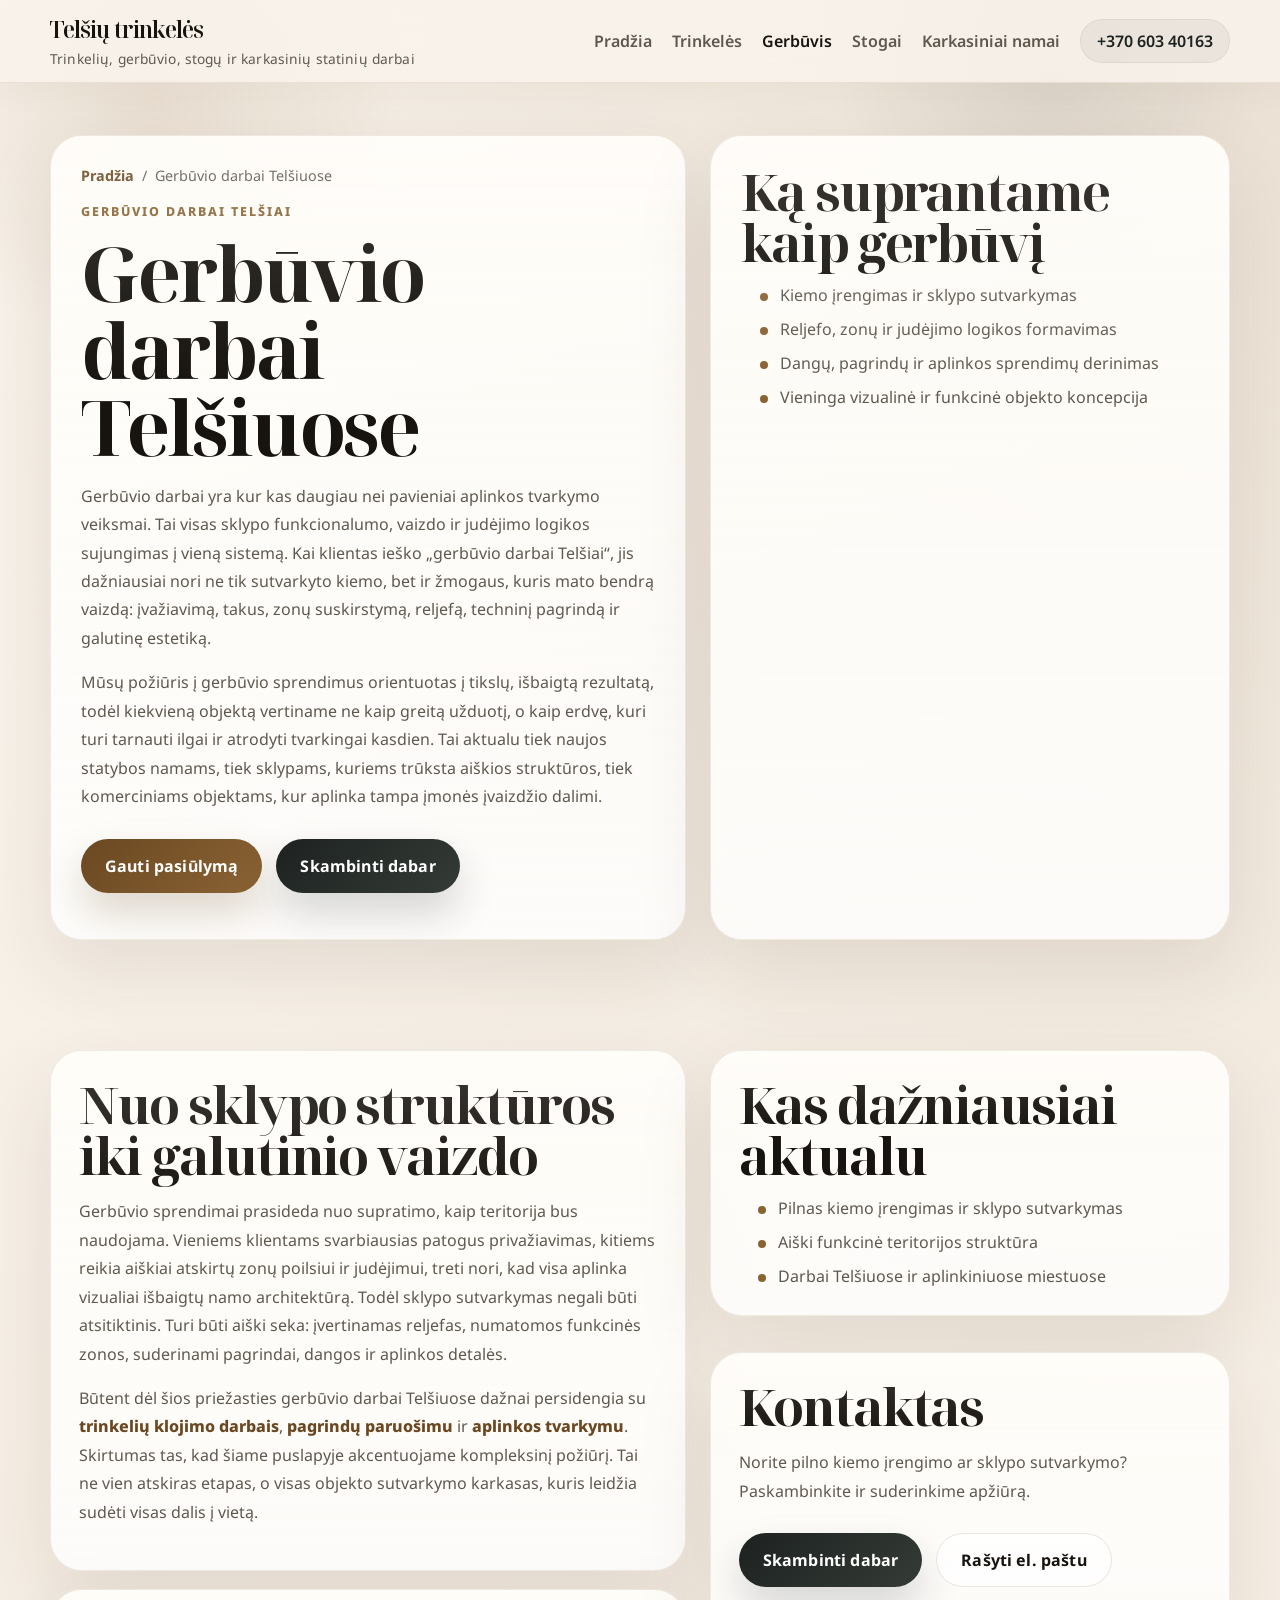
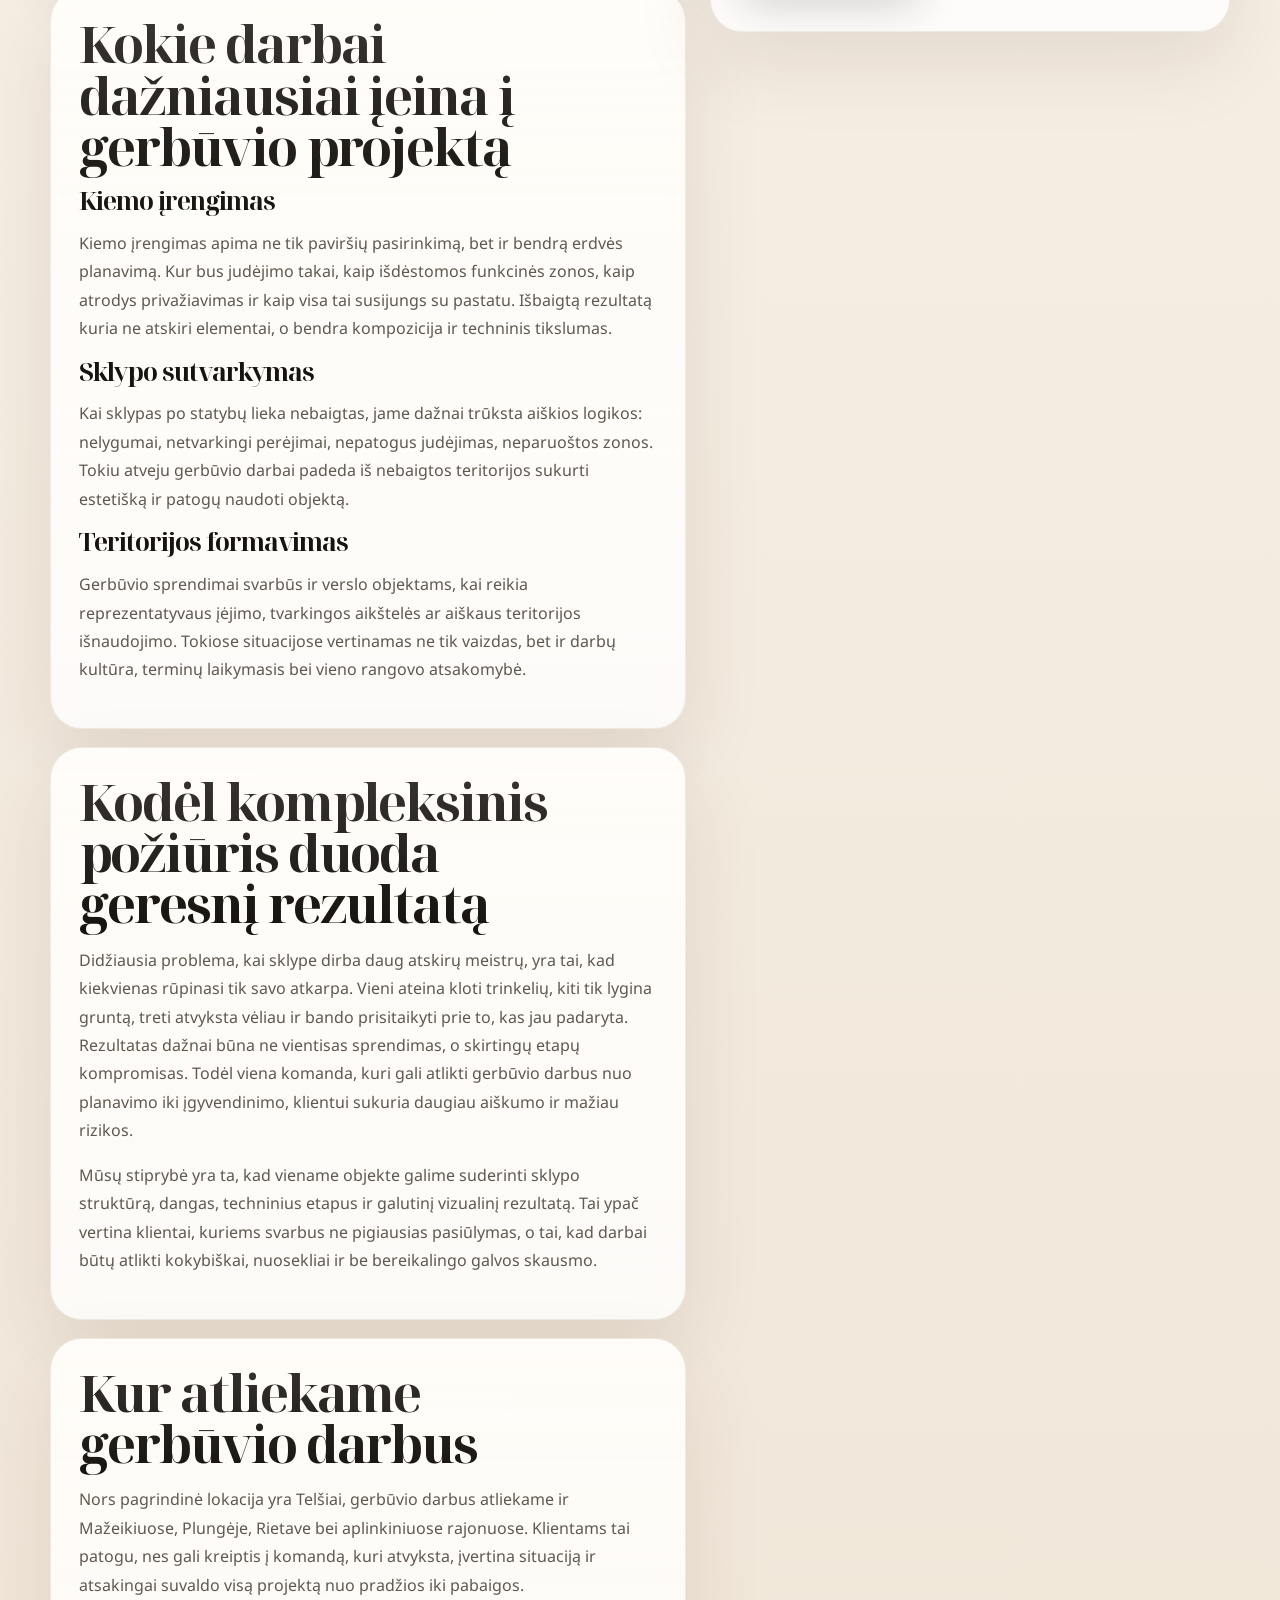
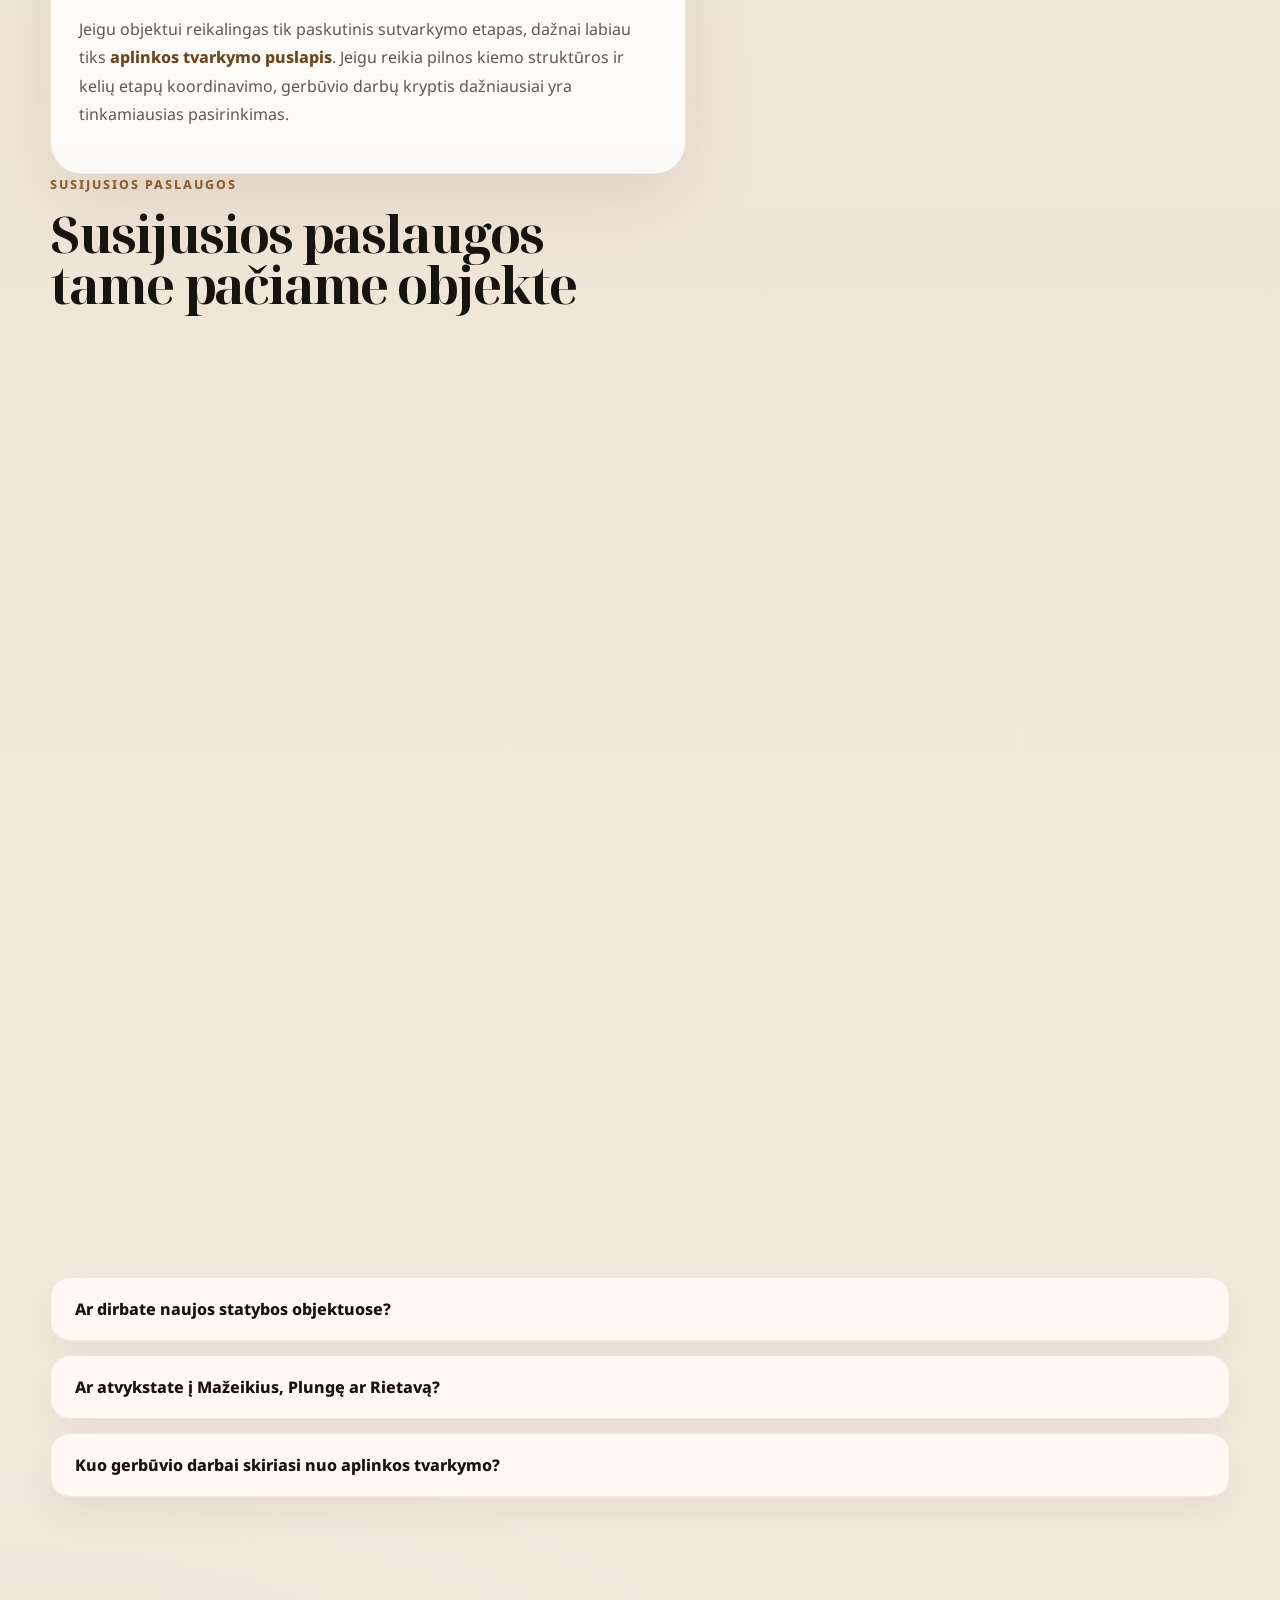
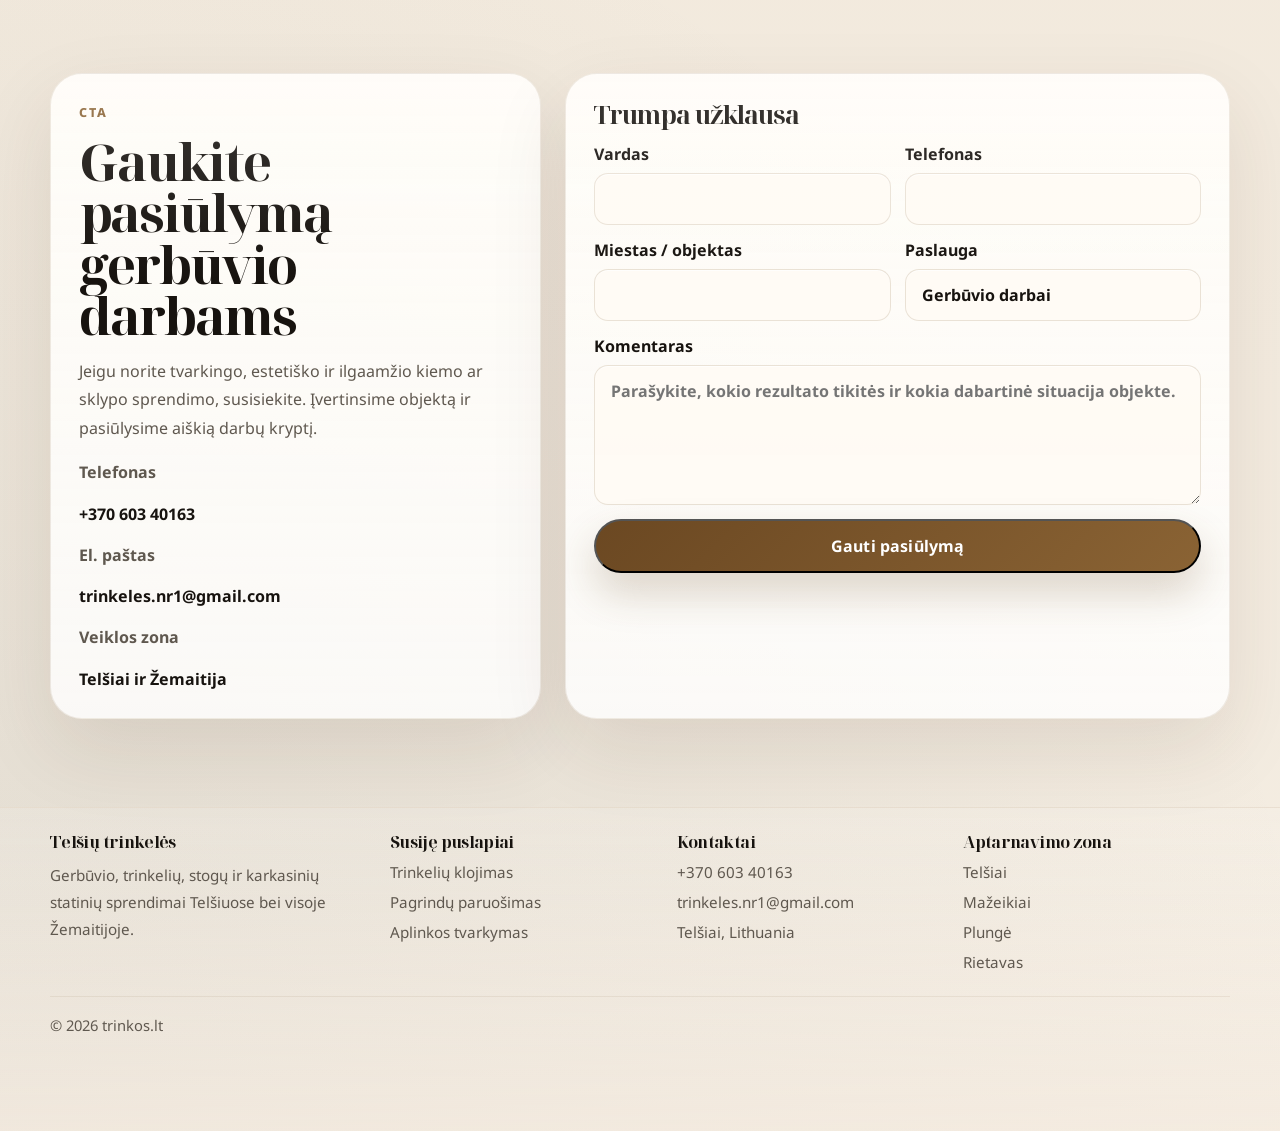
<file: gerbuvio-darbai-telsiai/index.html>
<!DOCTYPE html>
<html lang="lt">
<head>
  <meta charset="UTF-8" />
  <meta name="viewport" content="width=device-width, initial-scale=1.0" />
  <title>Gerbūvio darbai Telšiai | Kiemo įrengimas ir sklypo sutvarkymas</title>
  <meta name="description" content="Gerbūvio darbai Telšiuose ir aplink: kiemo įrengimas, sklypo sutvarkymas, teritorijos formavimas ir ilgalaikiai aplinkos sprendimai namams bei verslui." />
  <meta name="robots" content="index,follow" />
  <link rel="canonical" href="https://trinkos.lt/gerbuvio-darbai-telsiai/" />
  <meta property="og:type" content="website" />
  <meta property="og:locale" content="lt_LT" />
  <meta property="og:title" content="Gerbūvio darbai Telšiai | Kiemo įrengimas ir sklypo sutvarkymas" />
  <meta property="og:description" content="Kompleksiniai gerbūvio darbai Telšiuose: kiemo įrengimas, teritorijos struktūra, reljefo formavimas ir susiję sprendimai." />
  <meta property="og:url" content="https://trinkos.lt/gerbuvio-darbai-telsiai/" />
  <meta name="twitter:card" content="summary_large_image" />
  <meta name="twitter:title" content="Gerbūvio darbai Telšiai | Telšių trinkelės" />
  <meta name="twitter:description" content="Pilni gerbūvio sprendimai Telšiuose, Mažeikiuose, Plungėje ir Rietave." />
  <link rel="stylesheet" href="../styles.css" />
  <script defer src="../script.js"></script>
  <script type="application/ld+json">
    {
      "@context": "https://schema.org",
      "@graph": [
        {
          "@type": "Service",
          "serviceType": "Gerbūvio darbai",
          "name": "Gerbūvio darbai Telšiuose",
          "description": "Kompleksiniai gerbūvio darbai Telšiuose: kiemo įrengimas, sklypo sutvarkymas, teritorijos formavimas ir susiję sprendimai.",
          "provider": {
            "@type": "LocalBusiness",
            "name": "Telšių trinkelės",
            "telephone": "+37060340163",
            "email": "trinkeles.nr1@gmail.com"
          },
          "areaServed": ["Telšiai", "Mažeikiai", "Plungė", "Rietavas", "Žemaitija"],
          "url": "https://trinkos.lt/gerbuvio-darbai-telsiai/"
        },
        {
          "@type": "FAQPage",
          "mainEntity": [
            {
              "@type": "Question",
              "name": "Ar gerbūvio darbai apima ir trinkelių klojimą?",
              "acceptedAnswer": {
                "@type": "Answer",
                "text": "Taip, jei projektui reikia dangų, trinkelių klojimas gali būti integrali gerbūvio darbų dalis."
              }
            },
            {
              "@type": "Question",
              "name": "Kuo gerbūvio darbai skiriasi nuo aplinkos tvarkymo?",
              "acceptedAnswer": {
                "@type": "Answer",
                "text": "Gerbūvis orientuotas į viso sklypo struktūrą ir kompleksinį įrengimą, o aplinkos tvarkymas dažniau į atnaujinimą ir užbaigimą."
              }
            }
          ]
        }
      ]
    }
  </script>
</head>
<body>
  <a class="skip-link" href="#main">Praleisti navigaciją</a>
  <header class="site-header">
    <div class="container header-inner">
      <a class="brand" href="../index.html">
        <span class="brand-title">Telšių trinkelės</span>
        <span class="brand-subtitle">Trinkelių, gerbūvio, stogų ir karkasinių statinių darbai</span>
      </a>
      <button class="nav-toggle" type="button" aria-label="Atidaryti meniu" aria-expanded="false" data-nav-toggle>Meniu</button>
      <nav class="site-nav" aria-label="Pagrindinė navigacija" data-nav>
        <a href="../index.html">Pradžia</a>
        <a href="../trinkeliu-klojimas-telsiai/">Trinkelės</a>
        <a href="../gerbuvio-darbai-telsiai/" aria-current="page">Gerbūvis</a>
        <a href="../stogu-dengimas-telsiai/">Stogai</a>
        <a href="../karkasiniu-namu-statyba-telsiai/">Karkasiniai namai</a>
        <a class="nav-phone" href="tel:+37060340163">+370 603 40163</a>
      </nav>
    </div>
  </header>

  <main id="main">
    <section class="page-hero">
      <div class="container page-hero-grid">
        <article class="hero-card page-hero-copy reveal">
          <div class="breadcrumbs">
            <a href="../index.html">Pradžia</a>
            <span>/</span>
            <span>Gerbūvio darbai Telšiuose</span>
          </div>
          <p class="eyebrow">Gerbūvio darbai Telšiai</p>
          <h1>Gerbūvio darbai Telšiuose</h1>
          <p>Gerbūvio darbai yra kur kas daugiau nei pavieniai aplinkos tvarkymo veiksmai. Tai visas sklypo funkcionalumo, vaizdo ir judėjimo logikos sujungimas į vieną sistemą. Kai klientas ieško „gerbūvio darbai Telšiai“, jis dažniausiai nori ne tik sutvarkyto kiemo, bet ir žmogaus, kuris mato bendrą vaizdą: įvažiavimą, takus, zonų suskirstymą, reljefą, techninį pagrindą ir galutinę estetiką.</p>
          <p>Mūsų požiūris į gerbūvio sprendimus orientuotas į tikslų, išbaigtą rezultatą, todėl kiekvieną objektą vertiname ne kaip greitą užduotį, o kaip erdvę, kuri turi tarnauti ilgai ir atrodyti tvarkingai kasdien. Tai aktualu tiek naujos statybos namams, tiek sklypams, kuriems trūksta aiškios struktūros, tiek komerciniams objektams, kur aplinka tampa įmonės įvaizdžio dalimi.</p>
          <div class="cta-row">
            <a class="button" href="#kontaktai">Gauti pasiūlymą</a>
            <a class="button-secondary" href="tel:+37060340163">Skambinti dabar</a>
          </div>
        </article>
        <aside class="hero-card page-hero-side reveal">
          <h2>Ką suprantame kaip gerbūvį</h2>
          <ul class="bullet-list">
            <li>Kiemo įrengimas ir sklypo sutvarkymas</li>
            <li>Reljefo, zonų ir judėjimo logikos formavimas</li>
            <li>Dangų, pagrindų ir aplinkos sprendimų derinimas</li>
            <li>Vieninga vizualinė ir funkcinė objekto koncepcija</li>
          </ul>
        </aside>
      </div>
    </section>

    <section class="section">
      <div class="container content-grid">
        <div>
          <article class="hero-card content-block reveal">
            <h2>Nuo sklypo struktūros iki galutinio vaizdo</h2>
            <p>Gerbūvio sprendimai prasideda nuo supratimo, kaip teritorija bus naudojama. Vieniems klientams svarbiausias patogus privažiavimas, kitiems reikia aiškiai atskirtų zonų poilsiui ir judėjimui, treti nori, kad visa aplinka vizualiai išbaigtų namo architektūrą. Todėl sklypo sutvarkymas negali būti atsitiktinis. Turi būti aiški seka: įvertinamas reljefas, numatomos funkcinės zonos, suderinami pagrindai, dangos ir aplinkos detalės.</p>
            <p>Būtent dėl šios priežasties gerbūvio darbai Telšiuose dažnai persidengia su <a class="text-link" href="../trinkeliu-klojimas-telsiai/">trinkelių klojimo darbais</a>, <a class="text-link" href="../pagrindu-paruosimas-telsiai/">pagrindų paruošimu</a> ir <a class="text-link" href="../aplinkos-tvarkymas-telsiai/">aplinkos tvarkymu</a>. Skirtumas tas, kad šiame puslapyje akcentuojame kompleksinį požiūrį. Tai ne vien atskiras etapas, o visas objekto sutvarkymo karkasas, kuris leidžia sudėti visas dalis į vietą.</p>
          </article>

          <article class="hero-card content-block reveal">
            <h2>Kokie darbai dažniausiai įeina į gerbūvio projektą</h2>
            <h3>Kiemo įrengimas</h3>
            <p>Kiemo įrengimas apima ne tik paviršių pasirinkimą, bet ir bendrą erdvės planavimą. Kur bus judėjimo takai, kaip išdėstomos funkcinės zonos, kaip atrodys privažiavimas ir kaip visa tai susijungs su pastatu. Išbaigtą rezultatą kuria ne atskiri elementai, o bendra kompozicija ir techninis tikslumas.</p>
            <h3>Sklypo sutvarkymas</h3>
            <p>Kai sklypas po statybų lieka nebaigtas, jame dažnai trūksta aiškios logikos: nelygumai, netvarkingi perėjimai, nepatogus judėjimas, neparuoštos zonos. Tokiu atveju gerbūvio darbai padeda iš nebaigtos teritorijos sukurti estetišką ir patogų naudoti objektą.</p>
            <h3>Teritorijos formavimas</h3>
            <p>Gerbūvio sprendimai svarbūs ir verslo objektams, kai reikia reprezentatyvaus įėjimo, tvarkingos aikštelės ar aiškaus teritorijos išnaudojimo. Tokiose situacijose vertinamas ne tik vaizdas, bet ir darbų kultūra, terminų laikymasis bei vieno rangovo atsakomybė.</p>
          </article>

          <article class="hero-card content-block reveal">
            <h2>Kodėl kompleksinis požiūris duoda geresnį rezultatą</h2>
            <p>Didžiausia problema, kai sklype dirba daug atskirų meistrų, yra tai, kad kiekvienas rūpinasi tik savo atkarpa. Vieni ateina kloti trinkelių, kiti tik lygina gruntą, treti atvyksta vėliau ir bando prisitaikyti prie to, kas jau padaryta. Rezultatas dažnai būna ne vientisas sprendimas, o skirtingų etapų kompromisas. Todėl viena komanda, kuri gali atlikti gerbūvio darbus nuo planavimo iki įgyvendinimo, klientui sukuria daugiau aiškumo ir mažiau rizikos.</p>
            <p>Mūsų stiprybė yra ta, kad viename objekte galime suderinti sklypo struktūrą, dangas, techninius etapus ir galutinį vizualinį rezultatą. Tai ypač vertina klientai, kuriems svarbus ne pigiausias pasiūlymas, o tai, kad darbai būtų atlikti kokybiškai, nuosekliai ir be bereikalingo galvos skausmo.</p>
          </article>

          <article class="hero-card content-block reveal">
            <h2>Kur atliekame gerbūvio darbus</h2>
          <p>Nors pagrindinė lokacija yra Telšiai, gerbūvio darbus atliekame ir Mažeikiuose, Plungėje, Rietave bei aplinkiniuose rajonuose. Klientams tai patogu, nes gali kreiptis į komandą, kuri atvyksta, įvertina situaciją ir atsakingai suvaldo visą projektą nuo pradžios iki pabaigos.</p>
            <p>Jeigu objektui reikalingas tik paskutinis sutvarkymo etapas, dažnai labiau tiks <a class="text-link" href="../aplinkos-tvarkymas-telsiai/">aplinkos tvarkymo puslapis</a>. Jeigu reikia pilnos kiemo struktūros ir kelių etapų koordinavimo, gerbūvio darbų kryptis dažniausiai yra tinkamiausias pasirinkimas.</p>
          </article>

          <section class="section" style="padding: 0;">
            <div class="section-heading reveal">
              <p class="eyebrow">Susijusios paslaugos</p>
              <h2>Susijusios paslaugos tame pačiame objekte</h2>
            </div>
            <div class="related-grid">
              <article class="surface-card related-card reveal">
                <h3>Trinkelių klojimas</h3>
                <p>Jei gerbūvio projekte pagrindinis poreikis yra nauja danga, ši paslaugų kryptis leis tiksliau įvertinti trinkelių įrengimo sprendimą.</p>
                <a class="text-link" href="../trinkeliu-klojimas-telsiai/">Plačiau apie trinkelių klojimą</a>
              </article>
              <article class="surface-card related-card reveal">
                <h3>Pagrindų paruošimas</h3>
                <p>Objektams, kuriuose pirmiausia reikia techninio parengimo ir pagrindo įrengimo.</p>
                <a class="text-link" href="../pagrindu-paruosimas-telsiai/">Plačiau apie pagrindų paruošimą</a>
              </article>
              <article class="surface-card related-card reveal">
                <h3>Aplinkos tvarkymas</h3>
                <p>Jei aktualus aplinkos atnaujinimas, kiemo sutvarkymas ar baigiamieji lauko darbai.</p>
                <a class="text-link" href="../aplinkos-tvarkymas-telsiai/">Plačiau apie aplinkos tvarkymą</a>
              </article>
            </div>
          </section>
        </div>

        <aside class="sidebar-stack reveal">
          <div class="hero-card content-block">
            <h2>Kas dažniausiai aktualu</h2>
            <ul class="bullet-list">
              <li>Pilnas kiemo įrengimas ir sklypo sutvarkymas</li>
              <li>Aiški funkcinė teritorijos struktūra</li>
              <li>Darbai Telšiuose ir aplinkiniuose miestuose</li>
            </ul>
          </div>
          <div class="hero-card content-block">
            <h2>Kontaktas</h2>
            <p>Norite pilno kiemo įrengimo ar sklypo sutvarkymo? Paskambinkite ir suderinkime apžiūrą.</p>
            <div class="cta-row">
              <a class="button-secondary" href="tel:+37060340163">Skambinti dabar</a>
              <a class="button-ghost" href="mailto:trinkeles.nr1@gmail.com">Rašyti el. paštu</a>
            </div>
          </div>
        </aside>
      </div>
    </section>

    <section class="section" id="duk">
      <div class="container">
        <div class="section-heading reveal">
          <p class="eyebrow">DUK</p>
          <h2>Dažniausi klausimai apie gerbūvio darbus Telšiuose</h2>
        </div>
        <div class="faq-list">
          <details class="faq-item reveal">
            <summary>Ar gerbūvio darbai apima ir trinkelių klojimą?</summary>
            <div class="faq-answer"><p>Taip, jei projektui reikia dangų, trinkelių klojimas gali būti integrali gerbūvio darbų dalis. Jei pagrindinis poreikis yra pati danga, tam skyrėme atskirą paslaugos puslapį.</p></div>
          </details>
          <details class="faq-item reveal">
            <summary>Ar atliekate pilną kiemo įrengimą?</summary>
            <div class="faq-answer"><p>Taip. Galime pasirūpinti viso sklypo struktūra, funkcinėmis zonomis, pagrindais, dangomis ir kitais sprendimais, reikalingais tvarkingam galutiniam vaizdui.</p></div>
          </details>
          <details class="faq-item reveal">
            <summary>Ar dirbate naujos statybos objektuose?</summary>
            <div class="faq-answer"><p>Taip. Naujai statomiems namams gerbūvio darbai dažnai yra vienas svarbiausių baigiamųjų etapų, nes būtent jie sukuria pilną ir patogų sklypo naudojimą.</p></div>
          </details>
          <details class="faq-item reveal">
            <summary>Ar atvykstate į Mažeikius, Plungę ar Rietavą?</summary>
            <div class="faq-answer"><p>Taip, dirbame visoje savo aptarnavimo zonoje apie 80 km spinduliu aplink Telšius.</p></div>
          </details>
          <details class="faq-item reveal">
            <summary>Kuo gerbūvio darbai skiriasi nuo aplinkos tvarkymo?</summary>
            <div class="faq-answer"><p>Gerbūvis labiau orientuotas į viso sklypo struktūrą ir kompleksinį įrengimą, o aplinkos tvarkymas dažniau reiškia atnaujinimą, užbaigimą ar atskirų lauko zonų sutvarkymą.</p></div>
          </details>
        </div>
      </div>
    </section>

    <section class="section" id="kontaktai">
      <div class="container contact-shell">
        <article class="hero-card contact-info reveal">
          <p class="eyebrow">CTA</p>
          <h2>Gaukite pasiūlymą gerbūvio darbams</h2>
          <p>Jeigu norite tvarkingo, estetiško ir ilgaamžio kiemo ar sklypo sprendimo, susisiekite. Įvertinsime objektą ir pasiūlysime aiškią darbų kryptį.</p>
          <div class="contact-list">
            <div><p><strong>Telefonas</strong></p><a href="tel:+37060340163">+370 603 40163</a></div>
            <div><p><strong>El. paštas</strong></p><a href="mailto:trinkeles.nr1@gmail.com">trinkeles.nr1@gmail.com</a></div>
            <div><p><strong>Veiklos zona</strong></p><span>Telšiai ir Žemaitija</span></div>
          </div>
        </article>
        <article class="hero-card contact-form-shell reveal">
          <h3>Trumpa užklausa</h3>
          <form class="contact-form">
            <input type="hidden" name="service" value="gerbūvio darbų" />
            <div class="form-grid">
              <label>Vardas<input type="text" name="name" required /></label>
              <label>Telefonas<input type="tel" name="phone" required /></label>
            </div>
            <div class="form-grid">
              <label>Miestas / objektas<input type="text" name="location" required /></label>
              <label>Paslauga<input type="text" value="Gerbūvio darbai" disabled /></label>
            </div>
            <label>Komentaras<textarea name="message" placeholder="Parašykite, kokio rezultato tikitės ir kokia dabartinė situacija objekte." required></textarea></label>
            <button class="button" type="submit">Gauti pasiūlymą</button>
          </form>
        </article>
      </div>
    </section>
  </main>

  <footer class="footer">
    <div class="container">
      <div class="footer-grid">
        <div>
          <h3>Telšių trinkelės</h3>
          <p>Gerbūvio, trinkelių, stogų ir karkasinių statinių sprendimai Telšiuose bei visoje Žemaitijoje.</p>
        </div>
        <div>
          <h3>Susiję puslapiai</h3>
          <ul>
            <li><a href="../trinkeliu-klojimas-telsiai/">Trinkelių klojimas</a></li>
            <li><a href="../pagrindu-paruosimas-telsiai/">Pagrindų paruošimas</a></li>
            <li><a href="../aplinkos-tvarkymas-telsiai/">Aplinkos tvarkymas</a></li>
          </ul>
        </div>
        <div>
          <h3>Kontaktai</h3>
          <ul>
            <li><a href="tel:+37060340163">+370 603 40163</a></li>
            <li><a href="mailto:trinkeles.nr1@gmail.com">trinkeles.nr1@gmail.com</a></li>
            <li>Telšiai, Lithuania</li>
          </ul>
        </div>
        <div>
          <h3>Aptarnavimo zona</h3>
          <ul>
            <li>Telšiai</li>
            <li>Mažeikiai</li>
            <li>Plungė</li>
            <li>Rietavas</li>
          </ul>
        </div>
      </div>
      <div class="footer-bottom">© <span data-current-year></span> trinkos.lt</div>
    </div>
  </footer>

  <div class="mobile-bar">
    <a class="button-secondary" href="tel:+37060340163">Skambinti dabar</a>
    <a class="button" href="#kontaktai">Gauti pasiūlymą</a>
  </div>
</body>
</html>
</file>
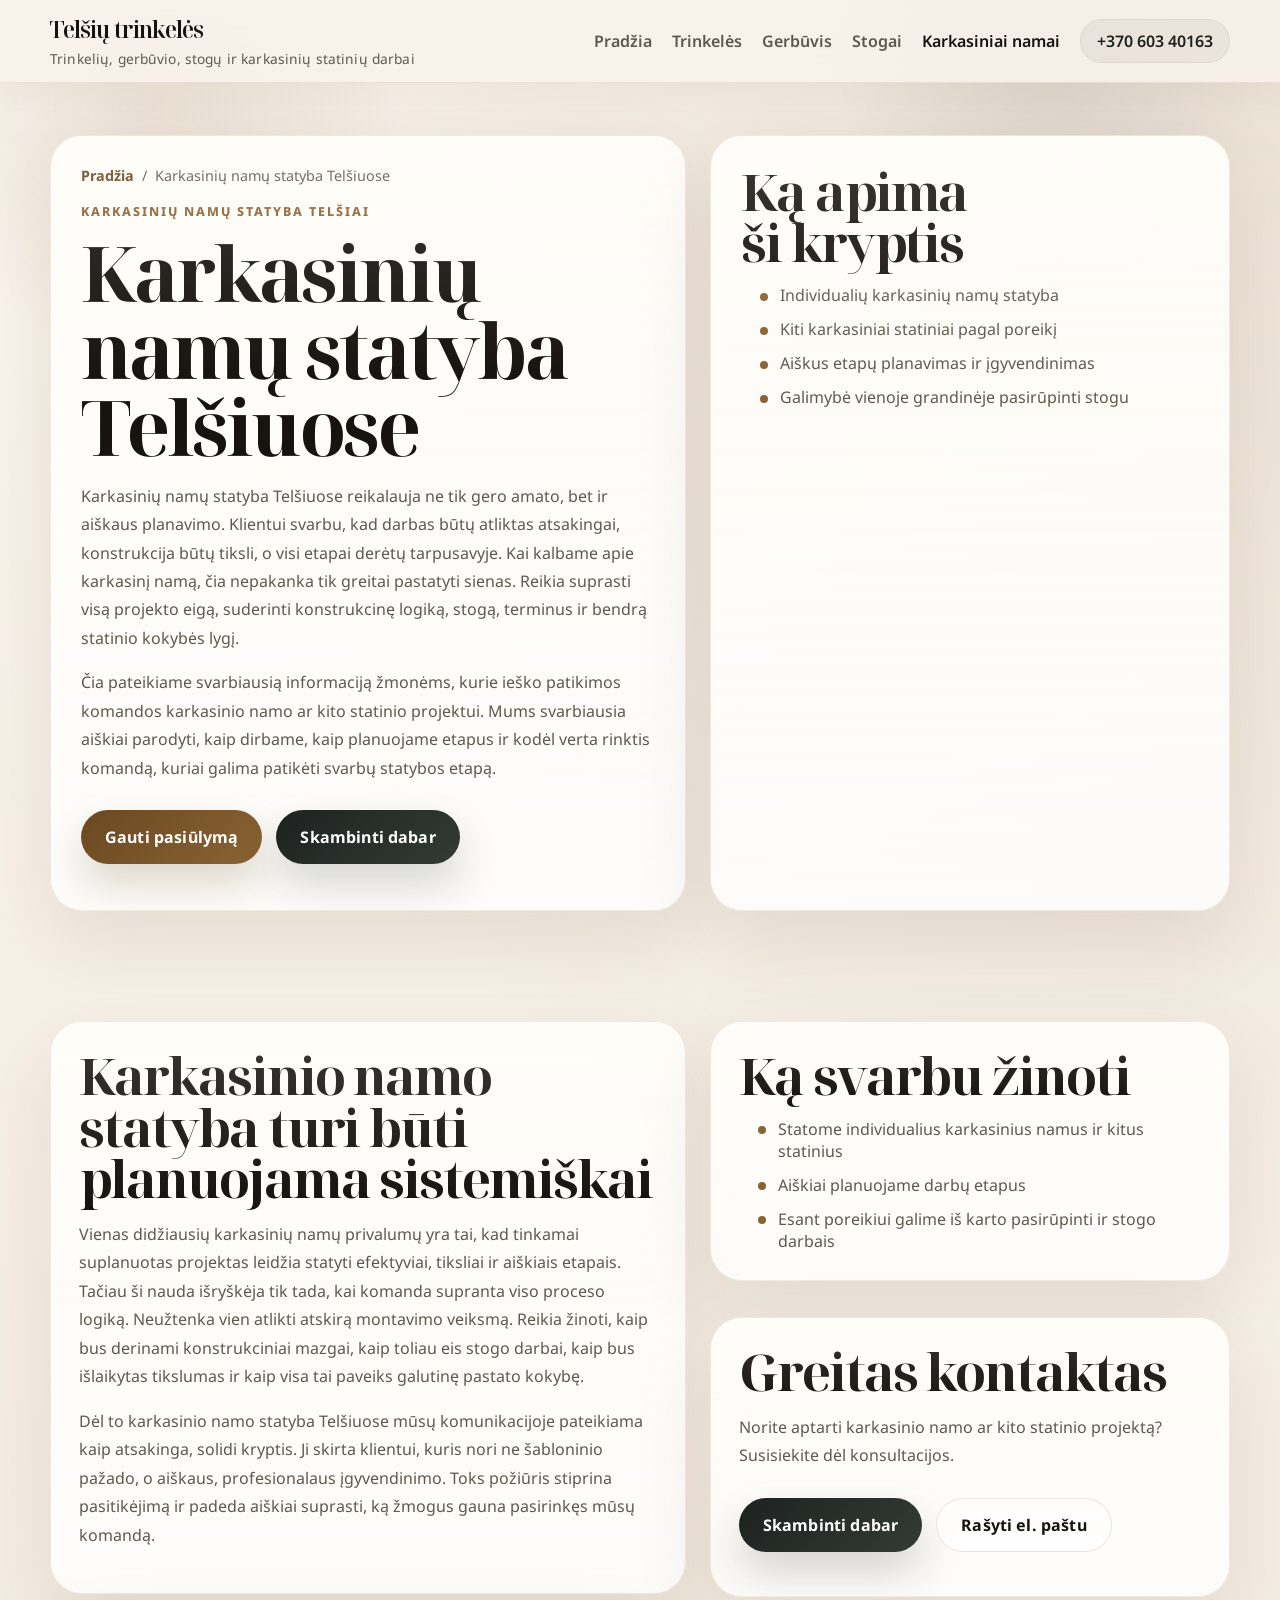
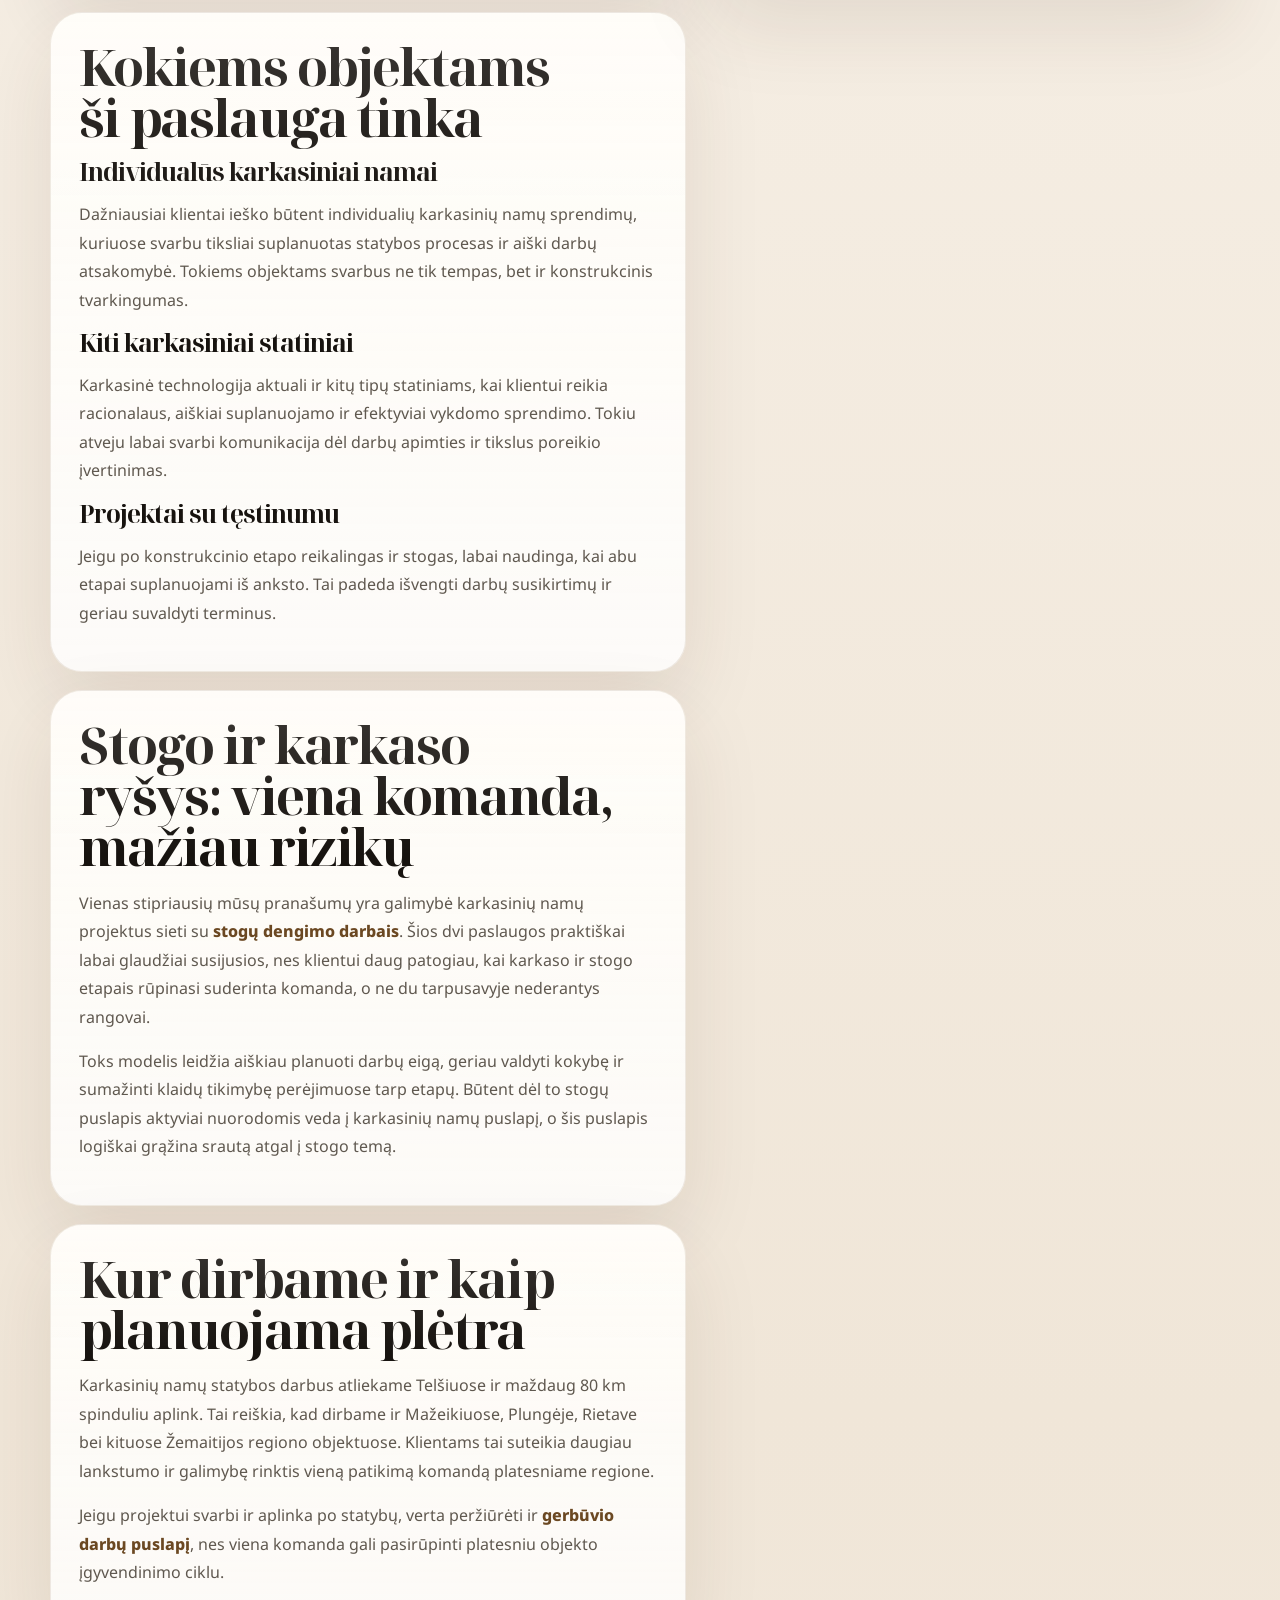
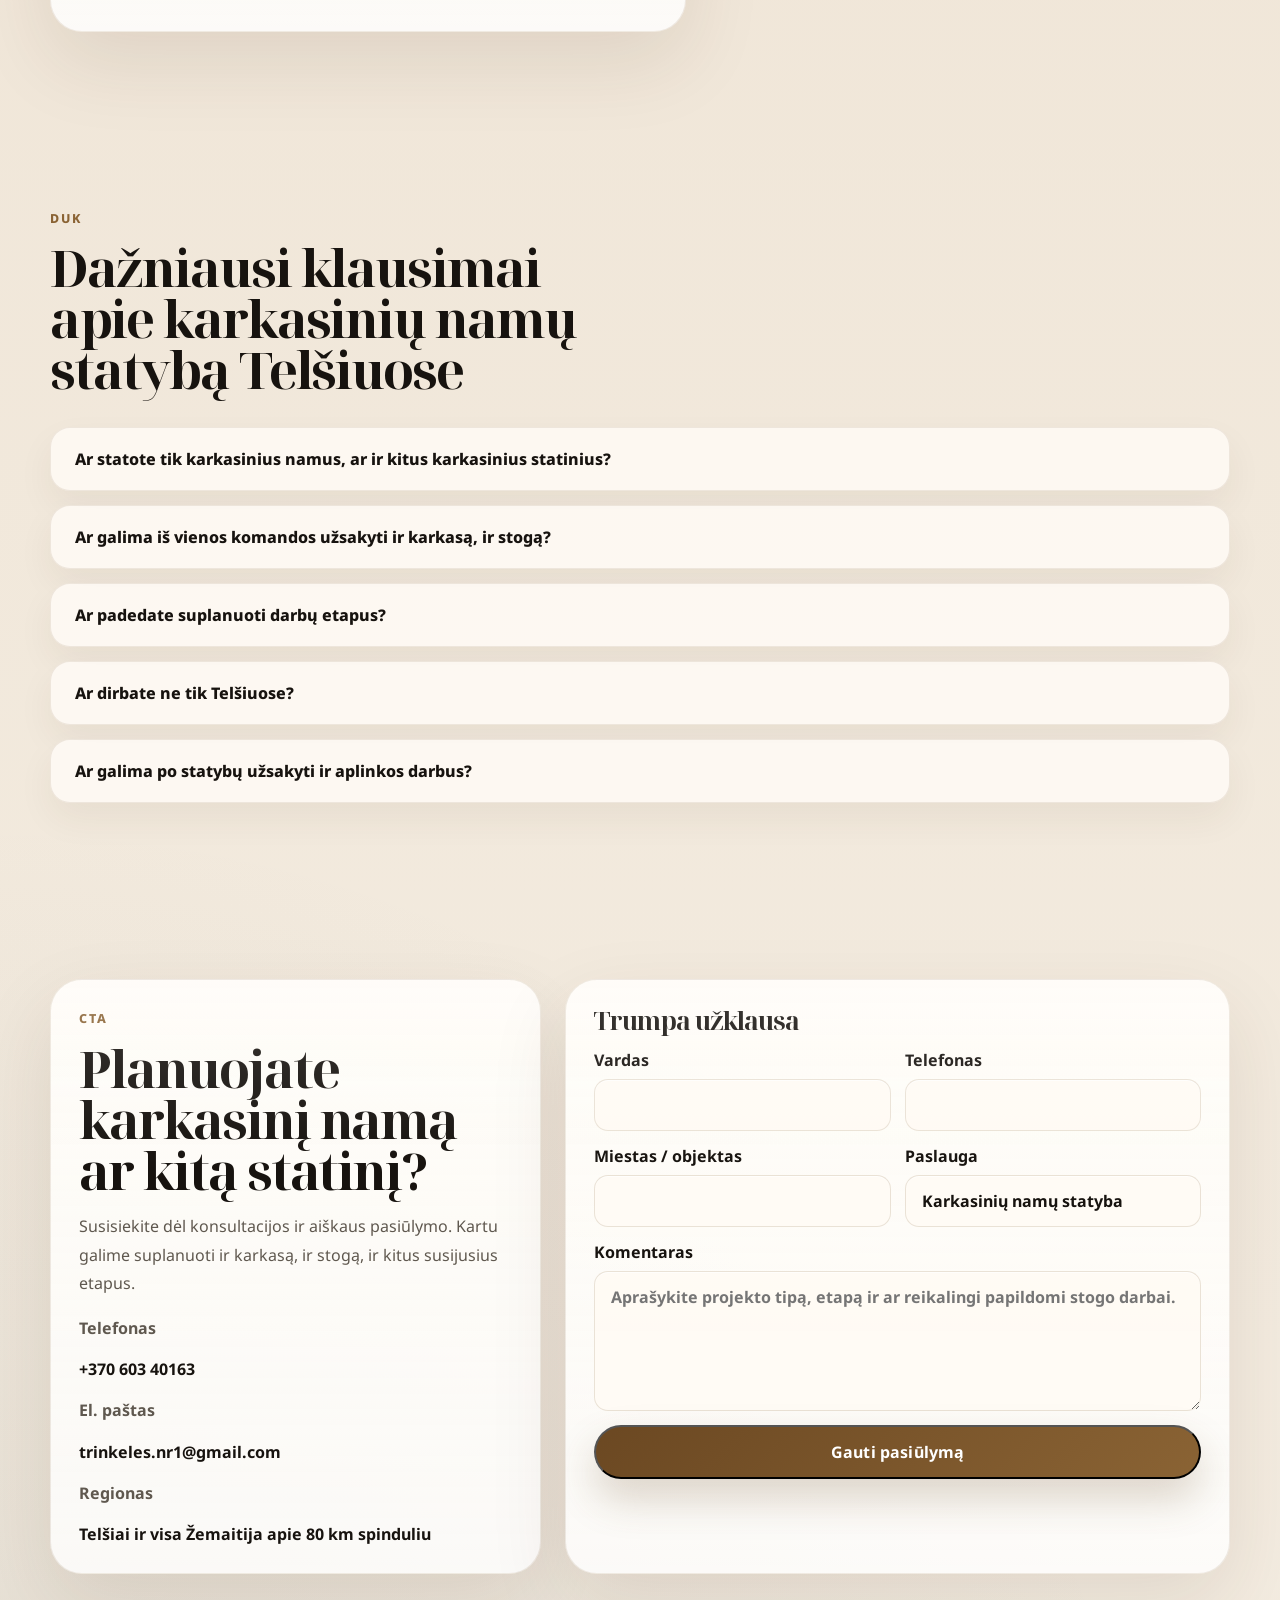
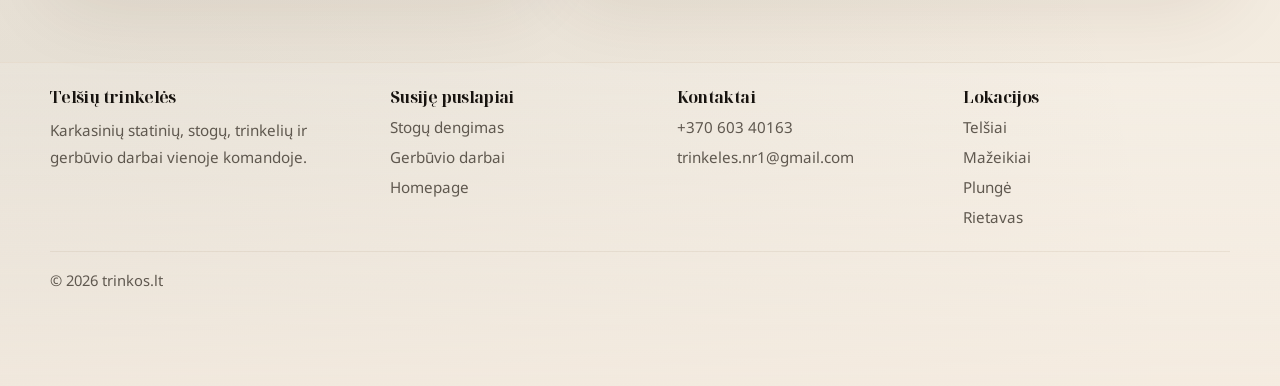
<file: karkasiniu-namu-statyba-telsiai/index.html>
<!DOCTYPE html>
<html lang="lt">
<head>
  <meta charset="UTF-8" />
  <meta name="viewport" content="width=device-width, initial-scale=1.0" />
  <title>Karkasinių namų statyba Telšiai | Karkasiniai namai ir statiniai</title>
  <meta name="description" content="Karkasinių namų statyba Telšiuose: individualių karkasinių namų ir kitų karkasinių statinių įrengimas, atsakingas darbų planavimas ir viena komanda iki stogo." />
  <meta name="robots" content="index,follow" />
  <link rel="canonical" href="https://trinkos.lt/karkasiniu-namu-statyba-telsiai/" />
  <meta property="og:type" content="website" />
  <meta property="og:locale" content="lt_LT" />
  <meta property="og:title" content="Karkasinių namų statyba Telšiai | Karkasiniai namai ir statiniai" />
  <meta property="og:description" content="Karkasinių namų ir kitų karkasinių statinių sprendimai Telšiuose su galimybe vienoje grandinėje pasirūpinti stogu." />
  <meta property="og:url" content="https://trinkos.lt/karkasiniu-namu-statyba-telsiai/" />
  <meta name="twitter:card" content="summary_large_image" />
  <meta name="twitter:title" content="Karkasinių namų statyba Telšiai | Telšių trinkelės" />
  <meta name="twitter:description" content="Karkasinių namų, kitų karkasinių statinių ir susijusių stogo darbų sprendimai Telšiuose bei aplink." />
  <link rel="stylesheet" href="../styles.css" />
  <script defer src="../script.js"></script>
  <script type="application/ld+json">
    {
      "@context": "https://schema.org",
      "@graph": [
        {
          "@type": "Service",
          "serviceType": "Karkasinių namų statyba",
          "name": "Karkasinių namų statyba Telšiuose",
          "description": "Karkasinių namų ir kitų karkasinių statinių įrengimas Telšiuose bei aplinkiniuose miestuose su galimybe vienoje grandinėje pasirūpinti stogu.",
          "provider": {
            "@type": "LocalBusiness",
            "name": "Telšių trinkelės",
            "telephone": "+37060340163",
            "email": "trinkeles.nr1@gmail.com"
          },
          "areaServed": ["Telšiai", "Mažeikiai", "Plungė", "Rietavas", "Žemaitija"],
          "url": "https://trinkos.lt/karkasiniu-namu-statyba-telsiai/"
        },
        {
          "@type": "FAQPage",
          "mainEntity": [
            {
              "@type": "Question",
              "name": "Ar galima iš vienos komandos užsakyti ir karkasą, ir stogą?",
              "acceptedAnswer": {
                "@type": "Answer",
                "text": "Taip, karkasinio namo statybą galime logiškai susieti su stogo darbais to paties projekto viduje."
              }
            },
            {
              "@type": "Question",
              "name": "Ar dirbate ne tik Telšiuose?",
              "acceptedAnswer": {
                "@type": "Answer",
                "text": "Taip, dirbame ir Mažeikiuose, Plungėje, Rietave bei kituose objektuose aplink Telšius maždaug 80 km spinduliu."
              }
            }
          ]
        }
      ]
    }
  </script>
</head>
<body>
  <a class="skip-link" href="#main">Praleisti navigaciją</a>
  <header class="site-header">
    <div class="container header-inner">
      <a class="brand" href="../index.html">
        <span class="brand-title">Telšių trinkelės</span>
        <span class="brand-subtitle">Trinkelių, gerbūvio, stogų ir karkasinių statinių darbai</span>
      </a>
      <button class="nav-toggle" type="button" aria-label="Atidaryti meniu" aria-expanded="false" data-nav-toggle>Meniu</button>
      <nav class="site-nav" aria-label="Pagrindinė navigacija" data-nav>
        <a href="../index.html">Pradžia</a>
        <a href="../trinkeliu-klojimas-telsiai/">Trinkelės</a>
        <a href="../gerbuvio-darbai-telsiai/">Gerbūvis</a>
        <a href="../stogu-dengimas-telsiai/">Stogai</a>
        <a href="../karkasiniu-namu-statyba-telsiai/" aria-current="page">Karkasiniai namai</a>
        <a class="nav-phone" href="tel:+37060340163">+370 603 40163</a>
      </nav>
    </div>
  </header>

  <main id="main">
    <section class="page-hero">
      <div class="container page-hero-grid">
        <article class="hero-card page-hero-copy reveal">
          <div class="breadcrumbs">
            <a href="../index.html">Pradžia</a>
            <span>/</span>
            <span>Karkasinių namų statyba Telšiuose</span>
          </div>
          <p class="eyebrow">Karkasinių namų statyba Telšiai</p>
          <h1>Karkasinių namų statyba Telšiuose</h1>
          <p>Karkasinių namų statyba Telšiuose reikalauja ne tik gero amato, bet ir aiškaus planavimo. Klientui svarbu, kad darbas būtų atliktas atsakingai, konstrukcija būtų tiksli, o visi etapai derėtų tarpusavyje. Kai kalbame apie karkasinį namą, čia nepakanka tik greitai pastatyti sienas. Reikia suprasti visą projekto eigą, suderinti konstrukcinę logiką, stogą, terminus ir bendrą statinio kokybės lygį.</p>
          <p>Čia pateikiame svarbiausią informaciją žmonėms, kurie ieško patikimos komandos karkasinio namo ar kito statinio projektui. Mums svarbiausia aiškiai parodyti, kaip dirbame, kaip planuojame etapus ir kodėl verta rinktis komandą, kuriai galima patikėti svarbų statybos etapą.</p>
          <div class="cta-row">
            <a class="button" href="#kontaktai">Gauti pasiūlymą</a>
            <a class="button-secondary" href="tel:+37060340163">Skambinti dabar</a>
          </div>
        </article>
        <aside class="hero-card page-hero-side reveal">
          <h2>Ką apima ši kryptis</h2>
          <ul class="bullet-list">
            <li>Individualių karkasinių namų statyba</li>
            <li>Kiti karkasiniai statiniai pagal poreikį</li>
            <li>Aiškus etapų planavimas ir įgyvendinimas</li>
            <li>Galimybė vienoje grandinėje pasirūpinti stogu</li>
          </ul>
        </aside>
      </div>
    </section>

    <section class="section">
      <div class="container content-grid">
        <div>
          <article class="hero-card content-block reveal">
            <h2>Karkasinio namo statyba turi būti planuojama sistemiškai</h2>
            <p>Vienas didžiausių karkasinių namų privalumų yra tai, kad tinkamai suplanuotas projektas leidžia statyti efektyviai, tiksliai ir aiškiais etapais. Tačiau ši nauda išryškėja tik tada, kai komanda supranta viso proceso logiką. Neužtenka vien atlikti atskirą montavimo veiksmą. Reikia žinoti, kaip bus derinami konstrukciniai mazgai, kaip toliau eis stogo darbai, kaip bus išlaikytas tikslumas ir kaip visa tai paveiks galutinę pastato kokybę.</p>
          <p>Dėl to karkasinio namo statyba Telšiuose mūsų komunikacijoje pateikiama kaip atsakinga, solidi kryptis. Ji skirta klientui, kuris nori ne šabloninio pažado, o aiškaus, profesionalaus įgyvendinimo. Toks požiūris stiprina pasitikėjimą ir padeda aiškiai suprasti, ką žmogus gauna pasirinkęs mūsų komandą.</p>
          </article>

          <article class="hero-card content-block reveal">
            <h2>Kokiems objektams ši paslauga tinka</h2>
            <h3>Individualūs karkasiniai namai</h3>
            <p>Dažniausiai klientai ieško būtent individualių karkasinių namų sprendimų, kuriuose svarbu tiksliai suplanuotas statybos procesas ir aiški darbų atsakomybė. Tokiems objektams svarbus ne tik tempas, bet ir konstrukcinis tvarkingumas.</p>
            <h3>Kiti karkasiniai statiniai</h3>
            <p>Karkasinė technologija aktuali ir kitų tipų statiniams, kai klientui reikia racionalaus, aiškiai suplanuojamo ir efektyviai vykdomo sprendimo. Tokiu atveju labai svarbi komunikacija dėl darbų apimties ir tikslus poreikio įvertinimas.</p>
            <h3>Projektai su tęstinumu</h3>
            <p>Jeigu po konstrukcinio etapo reikalingas ir stogas, labai naudinga, kai abu etapai suplanuojami iš anksto. Tai padeda išvengti darbų susikirtimų ir geriau suvaldyti terminus.</p>
          </article>

          <article class="hero-card content-block reveal">
            <h2>Stogo ir karkaso ryšys: viena komanda, mažiau rizikų</h2>
            <p>Vienas stipriausių mūsų pranašumų yra galimybė karkasinių namų projektus sieti su <a class="text-link" href="../stogu-dengimas-telsiai/">stogų dengimo darbais</a>. Šios dvi paslaugos praktiškai labai glaudžiai susijusios, nes klientui daug patogiau, kai karkaso ir stogo etapais rūpinasi suderinta komanda, o ne du tarpusavyje nederantys rangovai.</p>
            <p>Toks modelis leidžia aiškiau planuoti darbų eigą, geriau valdyti kokybę ir sumažinti klaidų tikimybę perėjimuose tarp etapų. Būtent dėl to stogų puslapis aktyviai nuorodomis veda į karkasinių namų puslapį, o šis puslapis logiškai grąžina srautą atgal į stogo temą.</p>
          </article>

          <article class="hero-card content-block reveal">
            <h2>Kur dirbame ir kaip planuojama plėtra</h2>
            <p>Karkasinių namų statybos darbus atliekame Telšiuose ir maždaug 80 km spinduliu aplink. Tai reiškia, kad dirbame ir Mažeikiuose, Plungėje, Rietave bei kituose Žemaitijos regiono objektuose. Klientams tai suteikia daugiau lankstumo ir galimybę rinktis vieną patikimą komandą platesniame regione.</p>
            <p>Jeigu projektui svarbi ir aplinka po statybų, verta peržiūrėti ir <a class="text-link" href="../gerbuvio-darbai-telsiai/">gerbūvio darbų puslapį</a>, nes viena komanda gali pasirūpinti platesniu objekto įgyvendinimo ciklu.</p>
          </article>
        </div>

        <aside class="sidebar-stack reveal">
          <div class="hero-card content-block">
            <h2>Ką svarbu žinoti</h2>
            <ul class="bullet-list">
              <li>Statome individualius karkasinius namus ir kitus statinius</li>
              <li>Aiškiai planuojame darbų etapus</li>
              <li>Esant poreikiui galime iš karto pasirūpinti ir stogo darbais</li>
            </ul>
          </div>
          <div class="hero-card content-block">
            <h2>Greitas kontaktas</h2>
            <p>Norite aptarti karkasinio namo ar kito statinio projektą? Susisiekite dėl konsultacijos.</p>
            <div class="cta-row">
              <a class="button-secondary" href="tel:+37060340163">Skambinti dabar</a>
              <a class="button-ghost" href="mailto:trinkeles.nr1@gmail.com">Rašyti el. paštu</a>
            </div>
          </div>
        </aside>
      </div>
    </section>

    <section class="section" id="duk">
      <div class="container">
        <div class="section-heading reveal">
          <p class="eyebrow">DUK</p>
          <h2>Dažniausi klausimai apie karkasinių namų statybą Telšiuose</h2>
        </div>
        <div class="faq-list">
          <details class="faq-item reveal">
            <summary>Ar statote tik karkasinius namus, ar ir kitus karkasinius statinius?</summary>
            <div class="faq-answer"><p>Dirbame ne tik su individualiais karkasiniais namais, bet ir su kitais karkasiniais statiniais, kai projektas atitinka mūsų kompetenciją ir kliento poreikį.</p></div>
          </details>
          <details class="faq-item reveal">
            <summary>Ar galima iš vienos komandos užsakyti ir karkasą, ir stogą?</summary>
            <div class="faq-answer"><p>Taip, tai vienas iš mūsų stipriausių pranašumų. Karkasinio namo statybą galime logiškai susieti su stogo darbais to paties projekto viduje.</p></div>
          </details>
          <details class="faq-item reveal">
            <summary>Ar padedate suplanuoti darbų etapus?</summary>
            <div class="faq-answer"><p>Taip. Aiškus etapų planavimas yra būtinas, kad karkasinio statinio įgyvendinimas vyktų sklandžiai ir kokybiškai.</p></div>
          </details>
          <details class="faq-item reveal">
            <summary>Ar dirbate ne tik Telšiuose?</summary>
            <div class="faq-answer"><p>Taip, dirbame ir Mažeikiuose, Plungėje, Rietave bei kituose objektuose aplink Telšius maždaug 80 km spinduliu.</p></div>
          </details>
          <details class="faq-item reveal">
            <summary>Ar galima po statybų užsakyti ir aplinkos darbus?</summary>
            <div class="faq-answer"><p>Taip. Esant poreikiui galime susieti statinio įgyvendinimą su gerbūvio ar kitais aplinkos etapais, kad visas objektas būtų planuojamas nuosekliai.</p></div>
          </details>
        </div>
      </div>
    </section>

    <section class="section" id="kontaktai">
      <div class="container contact-shell">
        <article class="hero-card contact-info reveal">
          <p class="eyebrow">CTA</p>
          <h2>Planuojate karkasinį namą ar kitą statinį?</h2>
          <p>Susisiekite dėl konsultacijos ir aiškaus pasiūlymo. Kartu galime suplanuoti ir karkasą, ir stogą, ir kitus susijusius etapus.</p>
          <div class="contact-list">
            <div><p><strong>Telefonas</strong></p><a href="tel:+37060340163">+370 603 40163</a></div>
            <div><p><strong>El. paštas</strong></p><a href="mailto:trinkeles.nr1@gmail.com">trinkeles.nr1@gmail.com</a></div>
            <div><p><strong>Regionas</strong></p><span>Telšiai ir visa Žemaitija apie 80 km spinduliu</span></div>
          </div>
        </article>
        <article class="hero-card contact-form-shell reveal">
          <h3>Trumpa užklausa</h3>
          <form class="contact-form">
            <input type="hidden" name="service" value="karkasinių namų statybos" />
            <div class="form-grid">
              <label>Vardas<input type="text" name="name" required /></label>
              <label>Telefonas<input type="tel" name="phone" required /></label>
            </div>
            <div class="form-grid">
              <label>Miestas / objektas<input type="text" name="location" required /></label>
              <label>Paslauga<input type="text" value="Karkasinių namų statyba" disabled /></label>
            </div>
            <label>Komentaras<textarea name="message" placeholder="Aprašykite projekto tipą, etapą ir ar reikalingi papildomi stogo darbai." required></textarea></label>
            <button class="button" type="submit">Gauti pasiūlymą</button>
          </form>
        </article>
      </div>
    </section>
  </main>

  <footer class="footer">
    <div class="container">
      <div class="footer-grid">
        <div>
          <h3>Telšių trinkelės</h3>
          <p>Karkasinių statinių, stogų, trinkelių ir gerbūvio darbai vienoje komandoje.</p>
        </div>
        <div>
          <h3>Susiję puslapiai</h3>
          <ul>
            <li><a href="../stogu-dengimas-telsiai/">Stogų dengimas</a></li>
            <li><a href="../gerbuvio-darbai-telsiai/">Gerbūvio darbai</a></li>
            <li><a href="../index.html">Homepage</a></li>
          </ul>
        </div>
        <div>
          <h3>Kontaktai</h3>
          <ul>
            <li><a href="tel:+37060340163">+370 603 40163</a></li>
            <li><a href="mailto:trinkeles.nr1@gmail.com">trinkeles.nr1@gmail.com</a></li>
          </ul>
        </div>
        <div>
          <h3>Lokacijos</h3>
          <ul>
            <li>Telšiai</li>
            <li>Mažeikiai</li>
            <li>Plungė</li>
            <li>Rietavas</li>
          </ul>
        </div>
      </div>
      <div class="footer-bottom">© <span data-current-year></span> trinkos.lt</div>
    </div>
  </footer>

  <div class="mobile-bar">
    <a class="button-secondary" href="tel:+37060340163">Skambinti dabar</a>
    <a class="button" href="#kontaktai">Gauti pasiūlymą</a>
  </div>
</body>
</html>
</file>
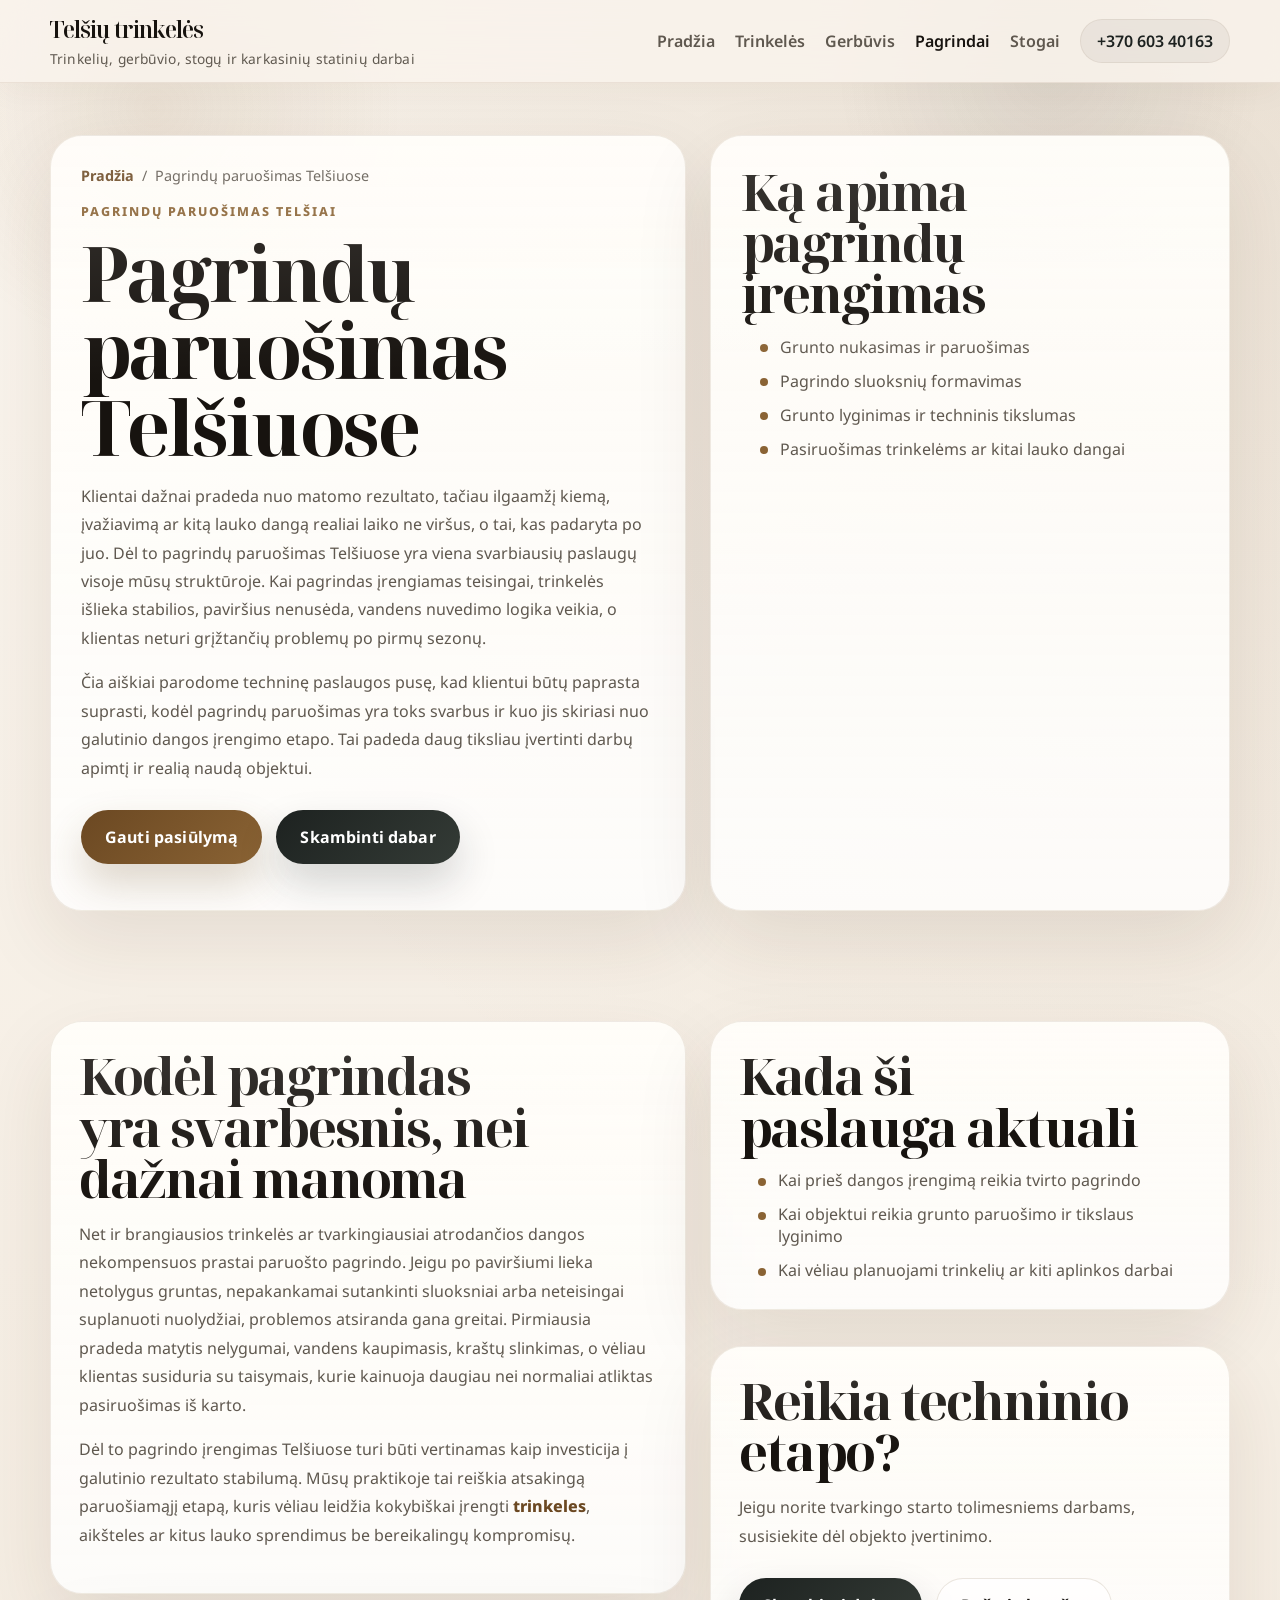
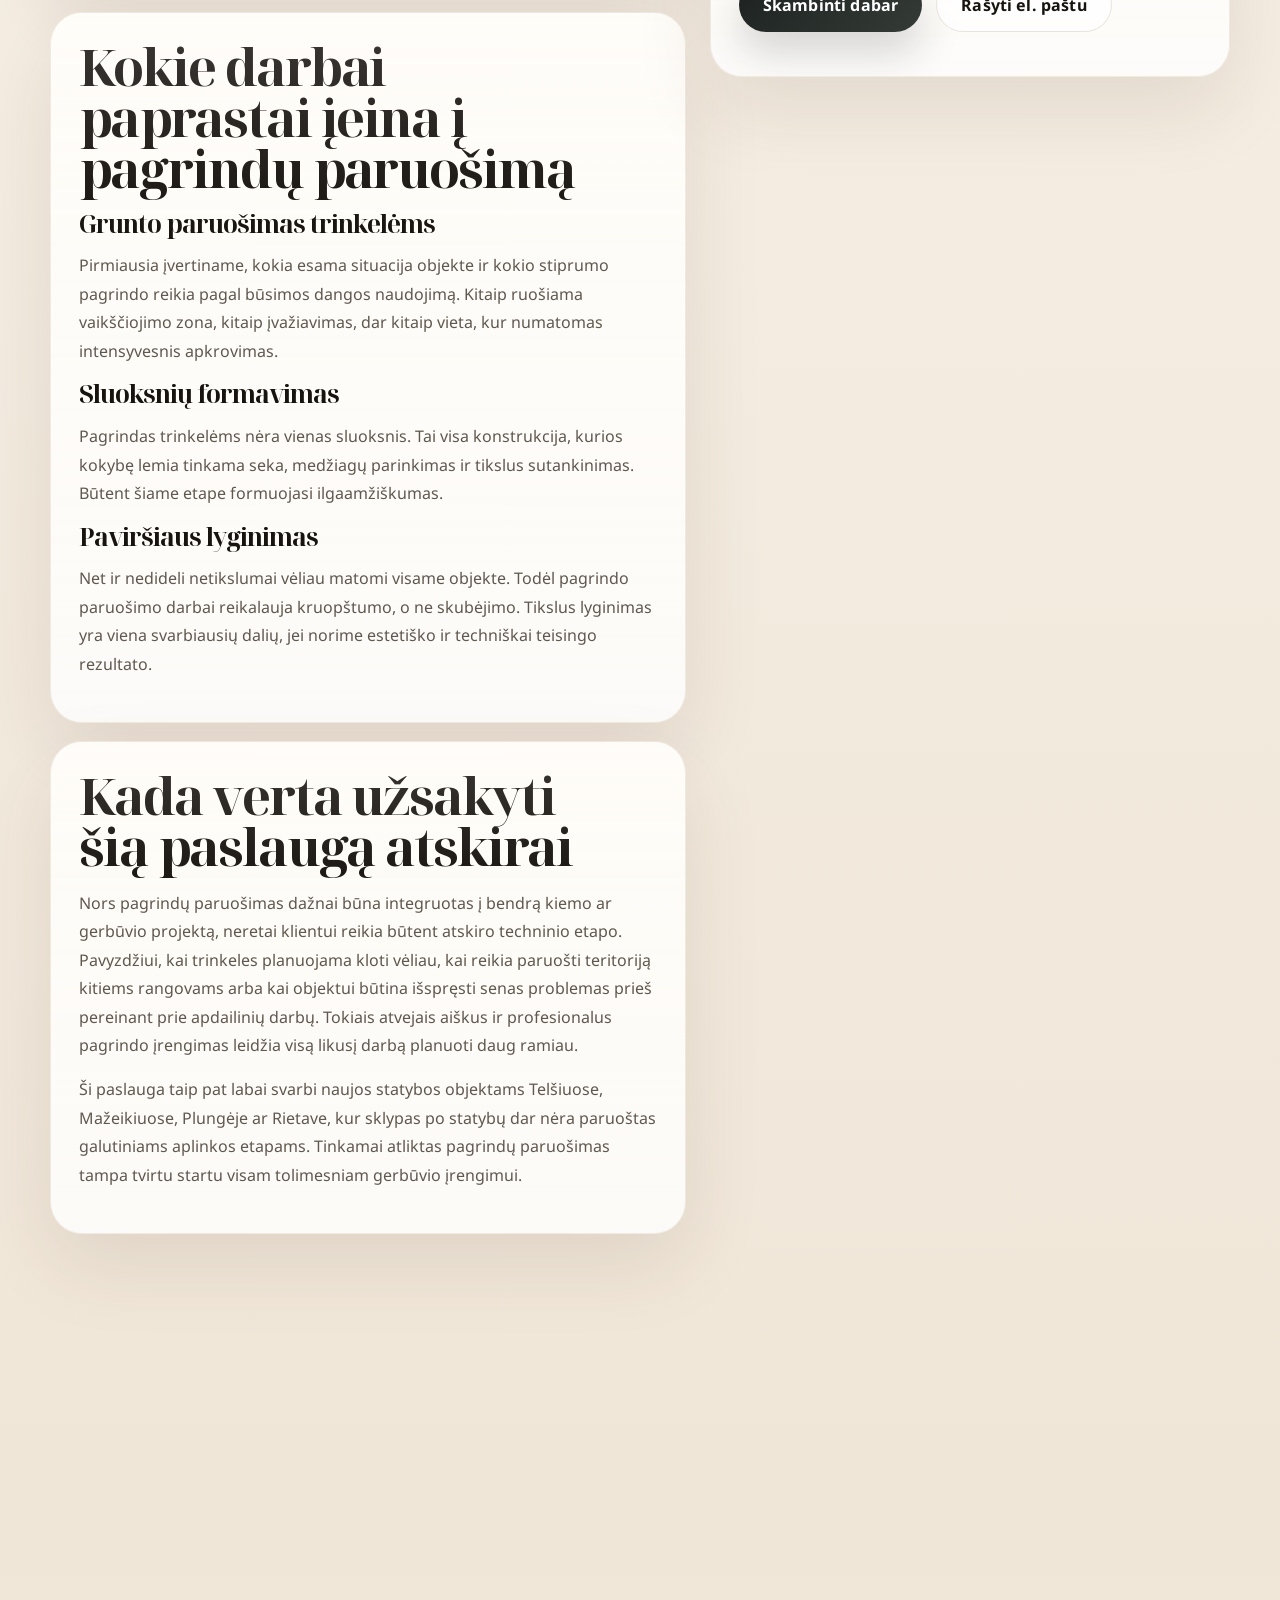
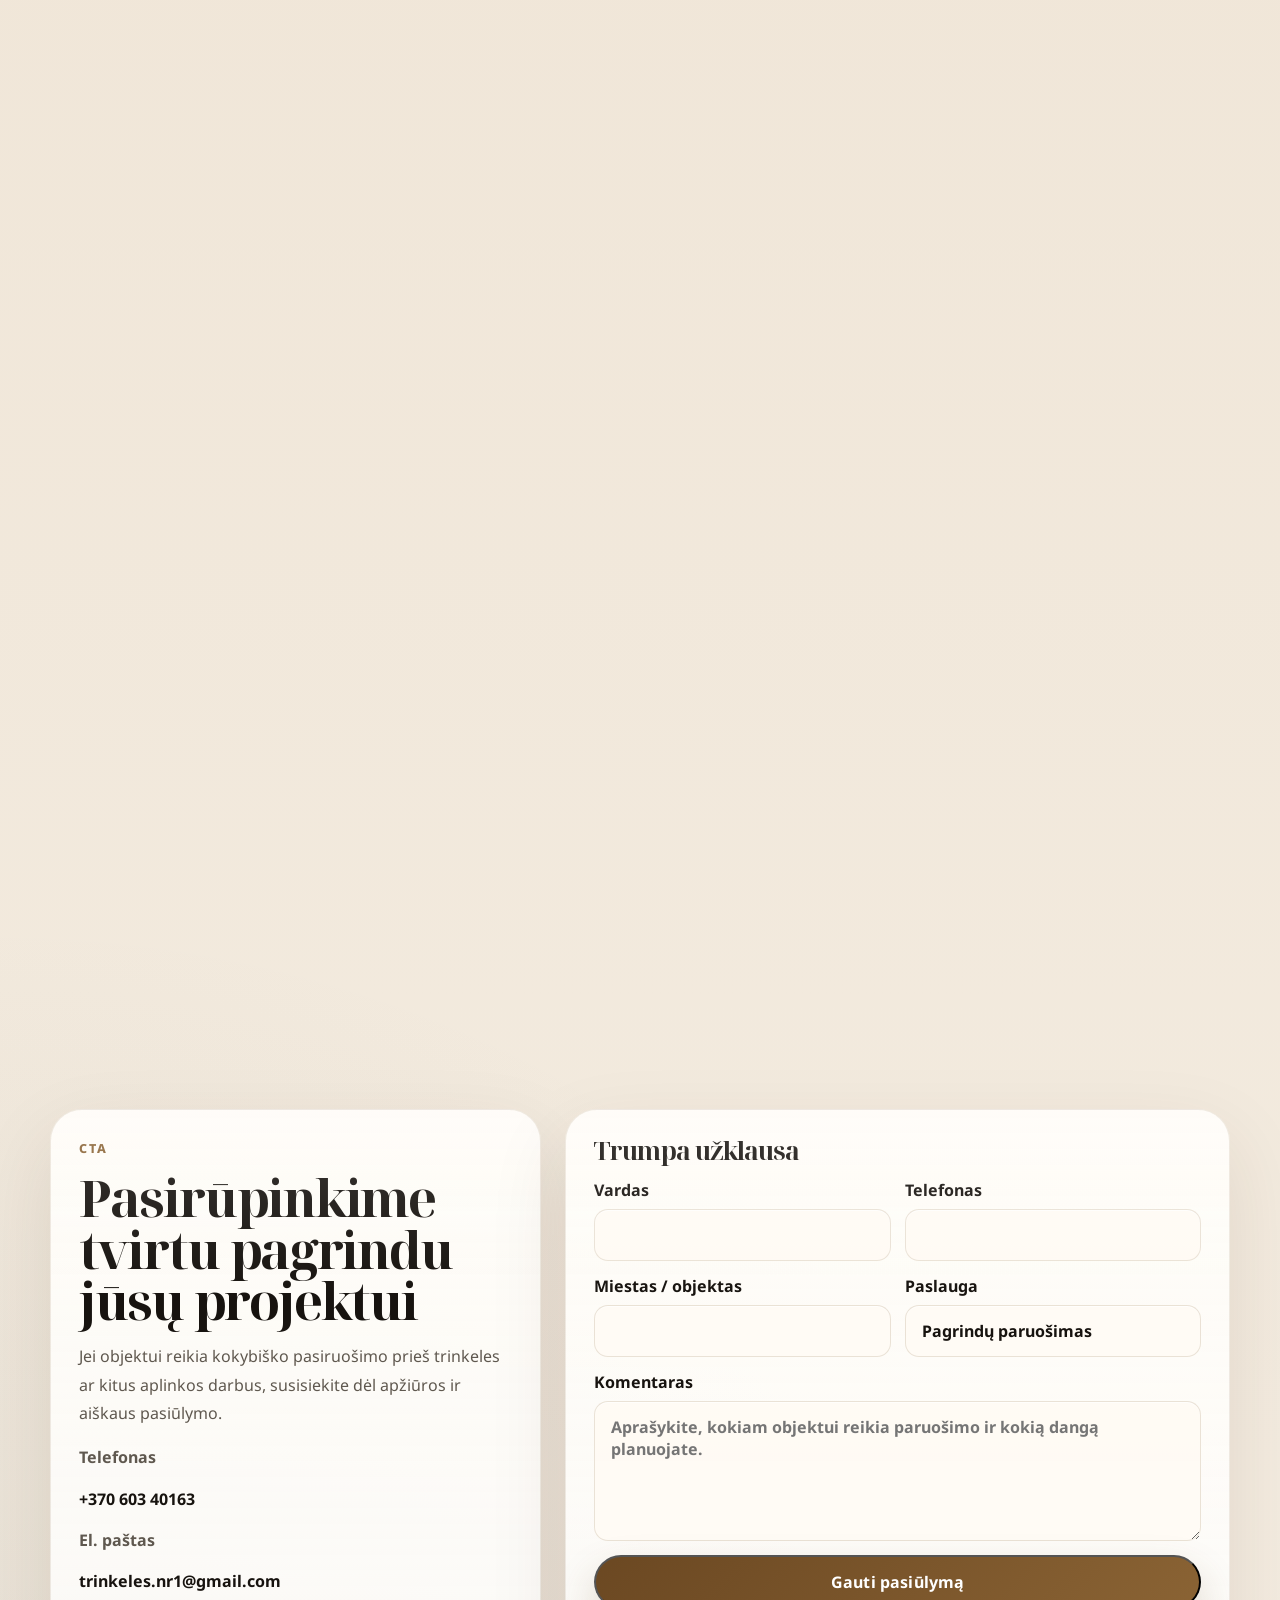
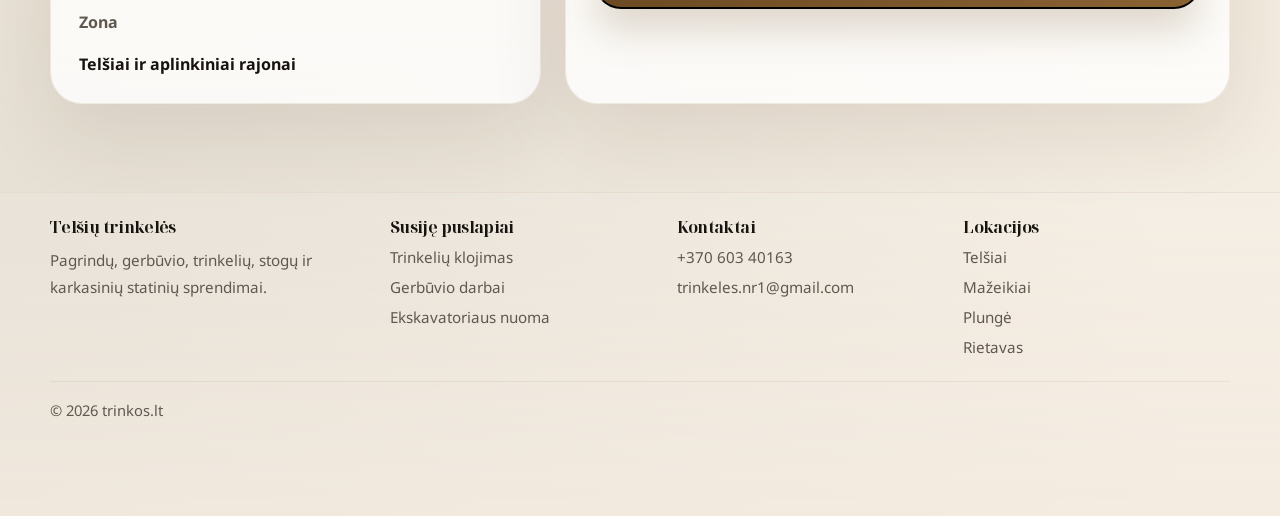
<file: pagrindu-paruosimas-telsiai/index.html>
<!DOCTYPE html>
<html lang="lt">
<head>
  <meta charset="UTF-8" />
  <meta name="viewport" content="width=device-width, initial-scale=1.0" />
  <title>Pagrindų paruošimas Telšiai | Tvirtas pagrindas trinkelėms ir gerbūviui</title>
  <meta name="description" content="Pagrindų paruošimas Telšiuose: grunto nukasimas, pagrindo įrengimas trinkelėms, sklypo paruošimo darbai ir tikslus lyginimas ilgaamžiam rezultatui." />
  <meta name="robots" content="index,follow" />
  <link rel="canonical" href="https://trinkos.lt/pagrindu-paruosimas-telsiai/" />
  <meta property="og:type" content="website" />
  <meta property="og:locale" content="lt_LT" />
  <meta property="og:title" content="Pagrindų paruošimas Telšiai | Tvirtas pagrindas trinkelėms ir gerbūviui" />
  <meta property="og:description" content="Grunto ir pagrindų paruošimo darbai Telšiuose, kai svarbu ilgalaikė kokybė trinkelėms, kiemui ar kitoms lauko zonoms." />
  <meta property="og:url" content="https://trinkos.lt/pagrindu-paruosimas-telsiai/" />
  <meta name="twitter:card" content="summary_large_image" />
  <meta name="twitter:title" content="Pagrindų paruošimas Telšiai | Telšių trinkelės" />
  <meta name="twitter:description" content="Grunto paruošimas, pagrindo įrengimas ir tikslus lyginimas Telšiuose bei aplink." />
  <link rel="stylesheet" href="../styles.css" />
  <script defer src="../script.js"></script>
  <script type="application/ld+json">
    {
      "@context": "https://schema.org",
      "@graph": [
        {
          "@type": "Service",
          "serviceType": "Pagrindų paruošimas",
          "name": "Pagrindų paruošimas Telšiuose",
          "description": "Grunto paruošimas, pagrindo įrengimas trinkelėms ir kitiems lauko sprendimams Telšiuose bei aplinkiniuose rajonuose.",
          "provider": {
            "@type": "LocalBusiness",
            "name": "Telšių trinkelės",
            "telephone": "+37060340163",
            "email": "trinkeles.nr1@gmail.com"
          },
          "areaServed": ["Telšiai", "Mažeikiai", "Plungė", "Rietavas", "Žemaitija"],
          "url": "https://trinkos.lt/pagrindu-paruosimas-telsiai/"
        },
        {
          "@type": "FAQPage",
          "mainEntity": [
            {
              "@type": "Question",
              "name": "Ar galima užsakyti tik pagrindų paruošimą?",
              "acceptedAnswer": {
                "@type": "Answer",
                "text": "Taip, pagrindų paruošimo darbus atliekame ir kaip atskirą etapą, ir kaip platesnio projekto dalį."
              }
            },
            {
              "@type": "Question",
              "name": "Kodėl pagrindas trinkelėms toks svarbus?",
              "acceptedAnswer": {
                "@type": "Answer",
                "text": "Nes nuo pagrindo priklauso dangos stabilumas, nuolydžiai, vandens nuvedimas ir ilgaamžiškumas."
              }
            }
          ]
        }
      ]
    }
  </script>
</head>
<body>
  <a class="skip-link" href="#main">Praleisti navigaciją</a>
  <header class="site-header">
    <div class="container header-inner">
      <a class="brand" href="../index.html">
        <span class="brand-title">Telšių trinkelės</span>
        <span class="brand-subtitle">Trinkelių, gerbūvio, stogų ir karkasinių statinių darbai</span>
      </a>
      <button class="nav-toggle" type="button" aria-label="Atidaryti meniu" aria-expanded="false" data-nav-toggle>Meniu</button>
      <nav class="site-nav" aria-label="Pagrindinė navigacija" data-nav>
        <a href="../index.html">Pradžia</a>
        <a href="../trinkeliu-klojimas-telsiai/">Trinkelės</a>
        <a href="../gerbuvio-darbai-telsiai/">Gerbūvis</a>
        <a href="../pagrindu-paruosimas-telsiai/" aria-current="page">Pagrindai</a>
        <a href="../stogu-dengimas-telsiai/">Stogai</a>
        <a class="nav-phone" href="tel:+37060340163">+370 603 40163</a>
      </nav>
    </div>
  </header>

  <main id="main">
    <section class="page-hero">
      <div class="container page-hero-grid">
        <article class="hero-card page-hero-copy reveal">
          <div class="breadcrumbs">
            <a href="../index.html">Pradžia</a>
            <span>/</span>
            <span>Pagrindų paruošimas Telšiuose</span>
          </div>
          <p class="eyebrow">Pagrindų paruošimas Telšiai</p>
          <h1>Pagrindų paruošimas Telšiuose</h1>
          <p>Klientai dažnai pradeda nuo matomo rezultato, tačiau ilgaamžį kiemą, įvažiavimą ar kitą lauko dangą realiai laiko ne viršus, o tai, kas padaryta po juo. Dėl to pagrindų paruošimas Telšiuose yra viena svarbiausių paslaugų visoje mūsų struktūroje. Kai pagrindas įrengiamas teisingai, trinkelės išlieka stabilios, paviršius nenusėda, vandens nuvedimo logika veikia, o klientas neturi grįžtančių problemų po pirmų sezonų.</p>
          <p>Čia aiškiai parodome techninę paslaugos pusę, kad klientui būtų paprasta suprasti, kodėl pagrindų paruošimas yra toks svarbus ir kuo jis skiriasi nuo galutinio dangos įrengimo etapo. Tai padeda daug tiksliau įvertinti darbų apimtį ir realią naudą objektui.</p>
          <div class="cta-row">
            <a class="button" href="#kontaktai">Gauti pasiūlymą</a>
            <a class="button-secondary" href="tel:+37060340163">Skambinti dabar</a>
          </div>
        </article>
        <aside class="hero-card page-hero-side reveal">
          <h2>Ką apima pagrindų įrengimas</h2>
          <ul class="bullet-list">
            <li>Grunto nukasimas ir paruošimas</li>
            <li>Pagrindo sluoksnių formavimas</li>
            <li>Grunto lyginimas ir techninis tikslumas</li>
            <li>Pasiruošimas trinkelėms ar kitai lauko dangai</li>
          </ul>
        </aside>
      </div>
    </section>

    <section class="section">
      <div class="container content-grid">
        <div>
          <article class="hero-card content-block reveal">
            <h2>Kodėl pagrindas yra svarbesnis, nei dažnai manoma</h2>
            <p>Net ir brangiausios trinkelės ar tvarkingiausiai atrodančios dangos nekompensuos prastai paruošto pagrindo. Jeigu po paviršiumi lieka netolygus gruntas, nepakankamai sutankinti sluoksniai arba neteisingai suplanuoti nuolydžiai, problemos atsiranda gana greitai. Pirmiausia pradeda matytis nelygumai, vandens kaupimasis, kraštų slinkimas, o vėliau klientas susiduria su taisymais, kurie kainuoja daugiau nei normaliai atliktas pasiruošimas iš karto.</p>
            <p>Dėl to pagrindo įrengimas Telšiuose turi būti vertinamas kaip investicija į galutinio rezultato stabilumą. Mūsų praktikoje tai reiškia atsakingą paruošiamąjį etapą, kuris vėliau leidžia kokybiškai įrengti <a class="text-link" href="../trinkeliu-klojimas-telsiai/">trinkeles</a>, aikšteles ar kitus lauko sprendimus be bereikalingų kompromisų.</p>
          </article>

          <article class="hero-card content-block reveal">
            <h2>Kokie darbai paprastai įeina į pagrindų paruošimą</h2>
            <h3>Grunto paruošimas trinkelėms</h3>
            <p>Pirmiausia įvertiname, kokia esama situacija objekte ir kokio stiprumo pagrindo reikia pagal būsimos dangos naudojimą. Kitaip ruošiama vaikščiojimo zona, kitaip įvažiavimas, dar kitaip vieta, kur numatomas intensyvesnis apkrovimas.</p>
            <h3>Sluoksnių formavimas</h3>
            <p>Pagrindas trinkelėms nėra vienas sluoksnis. Tai visa konstrukcija, kurios kokybę lemia tinkama seka, medžiagų parinkimas ir tikslus sutankinimas. Būtent šiame etape formuojasi ilgaamžiškumas.</p>
            <h3>Paviršiaus lyginimas</h3>
            <p>Net ir nedideli netikslumai vėliau matomi visame objekte. Todėl pagrindo paruošimo darbai reikalauja kruopštumo, o ne skubėjimo. Tikslus lyginimas yra viena svarbiausių dalių, jei norime estetiško ir techniškai teisingo rezultato.</p>
          </article>

          <article class="hero-card content-block reveal">
            <h2>Kada verta užsakyti šią paslaugą atskirai</h2>
            <p>Nors pagrindų paruošimas dažnai būna integruotas į bendrą kiemo ar gerbūvio projektą, neretai klientui reikia būtent atskiro techninio etapo. Pavyzdžiui, kai trinkeles planuojama kloti vėliau, kai reikia paruošti teritoriją kitiems rangovams arba kai objektui būtina išspręsti senas problemas prieš pereinant prie apdailinių darbų. Tokiais atvejais aiškus ir profesionalus pagrindo įrengimas leidžia visą likusį darbą planuoti daug ramiau.</p>
            <p>Ši paslauga taip pat labai svarbi naujos statybos objektams Telšiuose, Mažeikiuose, Plungėje ar Rietave, kur sklypas po statybų dar nėra paruoštas galutiniams aplinkos etapams. Tinkamai atliktas pagrindų paruošimas tampa tvirtu startu visam tolimesniam gerbūvio įrengimui.</p>
          </article>

          <article class="hero-card content-block reveal">
            <h2>Vienas techninis etapas, susijęs su keliomis kitomis paslaugomis</h2>
            <p>Pagrindų paruošimas dažnai būna susijęs su kitais darbais, todėl šią paslaugą natūraliai siejame su <a class="text-link" href="../ekskavatoriaus-nuoma-telsiai/">ekskavatoriaus paslauga</a>, <a class="text-link" href="../gerbuvio-darbai-telsiai/">gerbūvio darbais</a> ir trinkelių klojimu. Tačiau esant poreikiui ją atliekame ir kaip atskirą techninį etapą.</p>
            <p>Klientui tai naudinga todėl, kad galima pradėti nuo vieno konkretaus darbo, o prireikus vėliau sklandžiai pereiti prie platesnio projekto su ta pačia komanda. Toks modelis suteikia daugiau aiškumo ir mažiau rizikos.</p>
            <p>Tai ypač patogu naujos statybos ir etapais planuojamuose objektuose, kur svarbu neperkrauti projekto iš karto, bet turėti galimybę nuosekliai judėti toliau be bereikalingo rangovų kaitaliojimo.</p>
          </article>
        </div>

        <aside class="sidebar-stack reveal">
          <div class="hero-card content-block">
            <h2>Kada ši paslauga aktuali</h2>
            <ul class="bullet-list">
              <li>Kai prieš dangos įrengimą reikia tvirto pagrindo</li>
              <li>Kai objektui reikia grunto paruošimo ir tikslaus lyginimo</li>
              <li>Kai vėliau planuojami trinkelių ar kiti aplinkos darbai</li>
            </ul>
          </div>
          <div class="hero-card content-block">
            <h2>Reikia techninio etapo?</h2>
            <p>Jeigu norite tvarkingo starto tolimesniems darbams, susisiekite dėl objekto įvertinimo.</p>
            <div class="cta-row">
              <a class="button-secondary" href="tel:+37060340163">Skambinti dabar</a>
              <a class="button-ghost" href="mailto:trinkeles.nr1@gmail.com">Rašyti el. paštu</a>
            </div>
          </div>
        </aside>
      </div>
    </section>

    <section class="section" id="duk">
      <div class="container">
        <div class="section-heading reveal">
          <p class="eyebrow">DUK</p>
          <h2>Dažniausi klausimai apie pagrindų paruošimą Telšiuose</h2>
        </div>
        <div class="faq-list">
          <details class="faq-item reveal">
            <summary>Kodėl pagrindas trinkelėms toks svarbus?</summary>
            <div class="faq-answer"><p>Nes būtent jis lemia paviršiaus stabilumą, nuolydžių logiką ir tai, ar trinkelės ilgainiui nesusės, neišsikraipys ir nekaups vandens.</p></div>
          </details>
          <details class="faq-item reveal">
            <summary>Ar galima užsakyti tik pagrindo įrengimą?</summary>
            <div class="faq-answer"><p>Taip, galima. Pagrindų paruošimo paslaugą atliekame ir kaip atskirą etapą, ir kaip pilno projekto dalį.</p></div>
          </details>
          <details class="faq-item reveal">
            <summary>Ar ši paslauga skirta tik trinkelėms?</summary>
            <div class="faq-answer"><p>Dažniausiai ji siejama su trinkelėmis, tačiau kokybiškas pagrindų paruošimas svarbus ir kitoms lauko zonoms, kur reikalingas stabilus, tvarkingas ir teisingai suformuotas pagrindas.</p></div>
          </details>
          <details class="faq-item reveal">
            <summary>Ar naudojate techniką žemės darbams?</summary>
            <div class="faq-answer"><p>Taip, prireikus techninius etapus sujungiame su ekskavatoriaus paslauga, todėl darbų seka vyksta sklandžiau ir tiksliau.</p></div>
          </details>
          <details class="faq-item reveal">
            <summary>Kur dirbate?</summary>
            <div class="faq-answer"><p>Pagrindų paruošimo darbus atliekame Telšiuose ir apie 80 km spinduliu aplink, įskaitant Mažeikius, Plungę, Rietavą ir kitus Žemaitijos objektus.</p></div>
          </details>
        </div>
      </div>
    </section>

    <section class="section" id="kontaktai">
      <div class="container contact-shell">
        <article class="hero-card contact-info reveal">
          <p class="eyebrow">CTA</p>
          <h2>Pasirūpinkime tvirtu pagrindu jūsų projektui</h2>
          <p>Jei objektui reikia kokybiško pasiruošimo prieš trinkeles ar kitus aplinkos darbus, susisiekite dėl apžiūros ir aiškaus pasiūlymo.</p>
          <div class="contact-list">
            <div><p><strong>Telefonas</strong></p><a href="tel:+37060340163">+370 603 40163</a></div>
            <div><p><strong>El. paštas</strong></p><a href="mailto:trinkeles.nr1@gmail.com">trinkeles.nr1@gmail.com</a></div>
            <div><p><strong>Zona</strong></p><span>Telšiai ir aplinkiniai rajonai</span></div>
          </div>
        </article>
        <article class="hero-card contact-form-shell reveal">
          <h3>Trumpa užklausa</h3>
          <form class="contact-form">
            <input type="hidden" name="service" value="pagrindų paruošimo" />
            <div class="form-grid">
              <label>Vardas<input type="text" name="name" required /></label>
              <label>Telefonas<input type="tel" name="phone" required /></label>
            </div>
            <div class="form-grid">
              <label>Miestas / objektas<input type="text" name="location" required /></label>
              <label>Paslauga<input type="text" value="Pagrindų paruošimas" disabled /></label>
            </div>
            <label>Komentaras<textarea name="message" placeholder="Aprašykite, kokiam objektui reikia paruošimo ir kokią dangą planuojate." required></textarea></label>
            <button class="button" type="submit">Gauti pasiūlymą</button>
          </form>
        </article>
      </div>
    </section>
  </main>

  <footer class="footer">
    <div class="container">
      <div class="footer-grid">
        <div>
          <h3>Telšių trinkelės</h3>
          <p>Pagrindų, gerbūvio, trinkelių, stogų ir karkasinių statinių sprendimai.</p>
        </div>
        <div>
          <h3>Susiję puslapiai</h3>
          <ul>
            <li><a href="../trinkeliu-klojimas-telsiai/">Trinkelių klojimas</a></li>
            <li><a href="../gerbuvio-darbai-telsiai/">Gerbūvio darbai</a></li>
            <li><a href="../ekskavatoriaus-nuoma-telsiai/">Ekskavatoriaus nuoma</a></li>
          </ul>
        </div>
        <div>
          <h3>Kontaktai</h3>
          <ul>
            <li><a href="tel:+37060340163">+370 603 40163</a></li>
            <li><a href="mailto:trinkeles.nr1@gmail.com">trinkeles.nr1@gmail.com</a></li>
          </ul>
        </div>
        <div>
          <h3>Lokacijos</h3>
          <ul>
            <li>Telšiai</li>
            <li>Mažeikiai</li>
            <li>Plungė</li>
            <li>Rietavas</li>
          </ul>
        </div>
      </div>
      <div class="footer-bottom">© <span data-current-year></span> trinkos.lt</div>
    </div>
  </footer>

  <div class="mobile-bar">
    <a class="button-secondary" href="tel:+37060340163">Skambinti dabar</a>
    <a class="button" href="#kontaktai">Gauti pasiūlymą</a>
  </div>
</body>
</html>
</file>
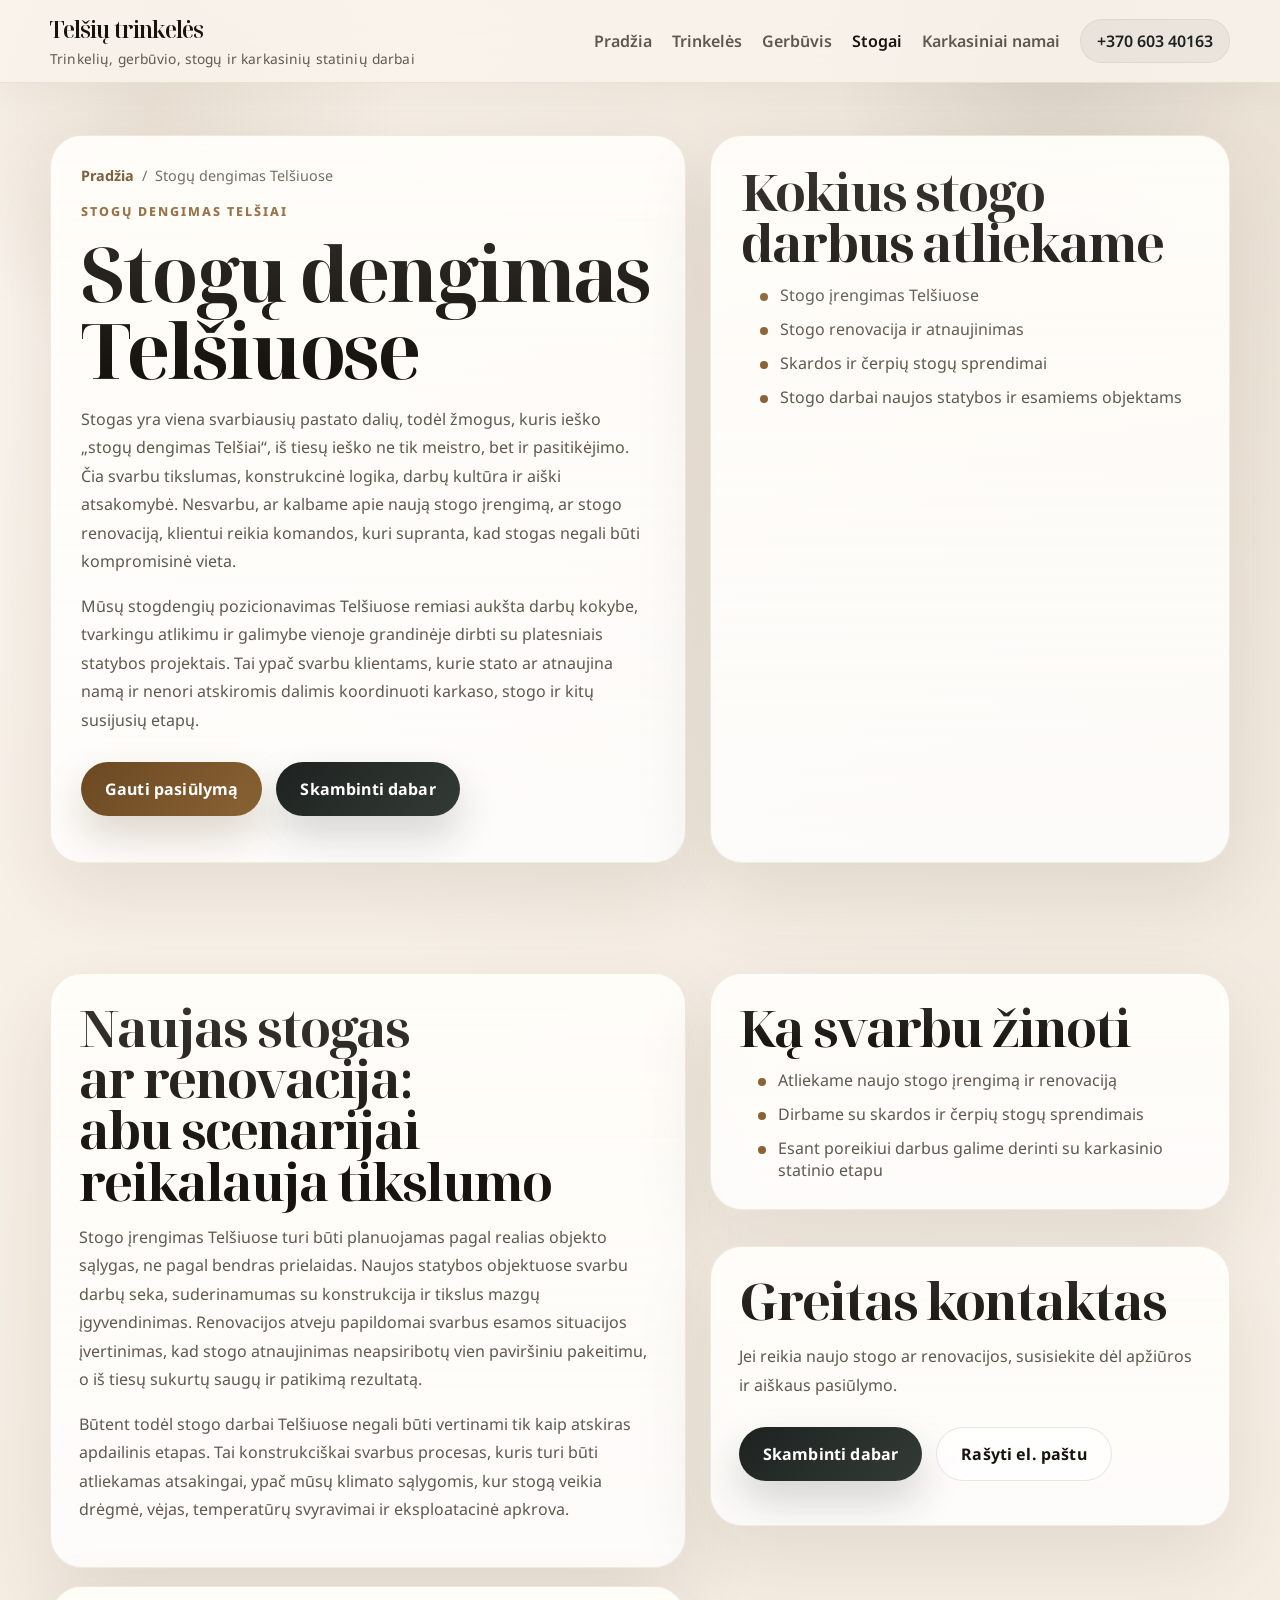
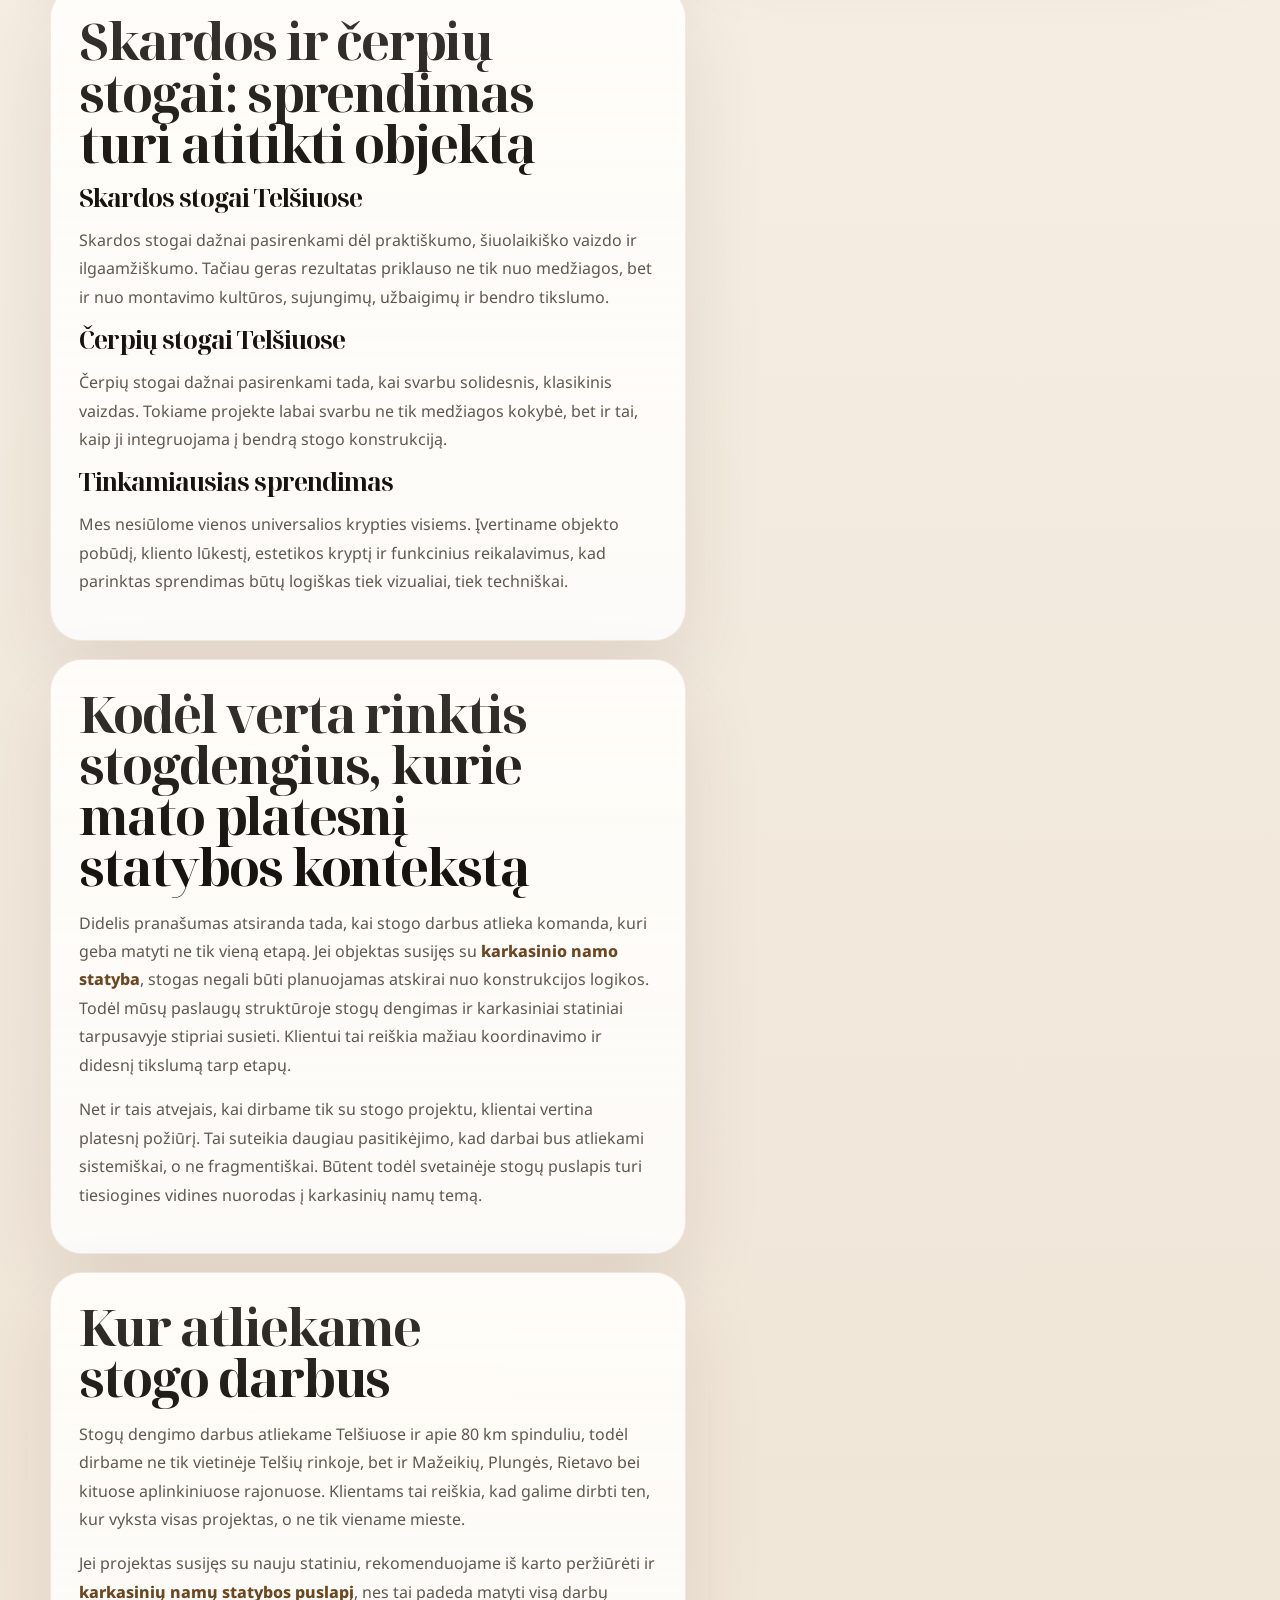
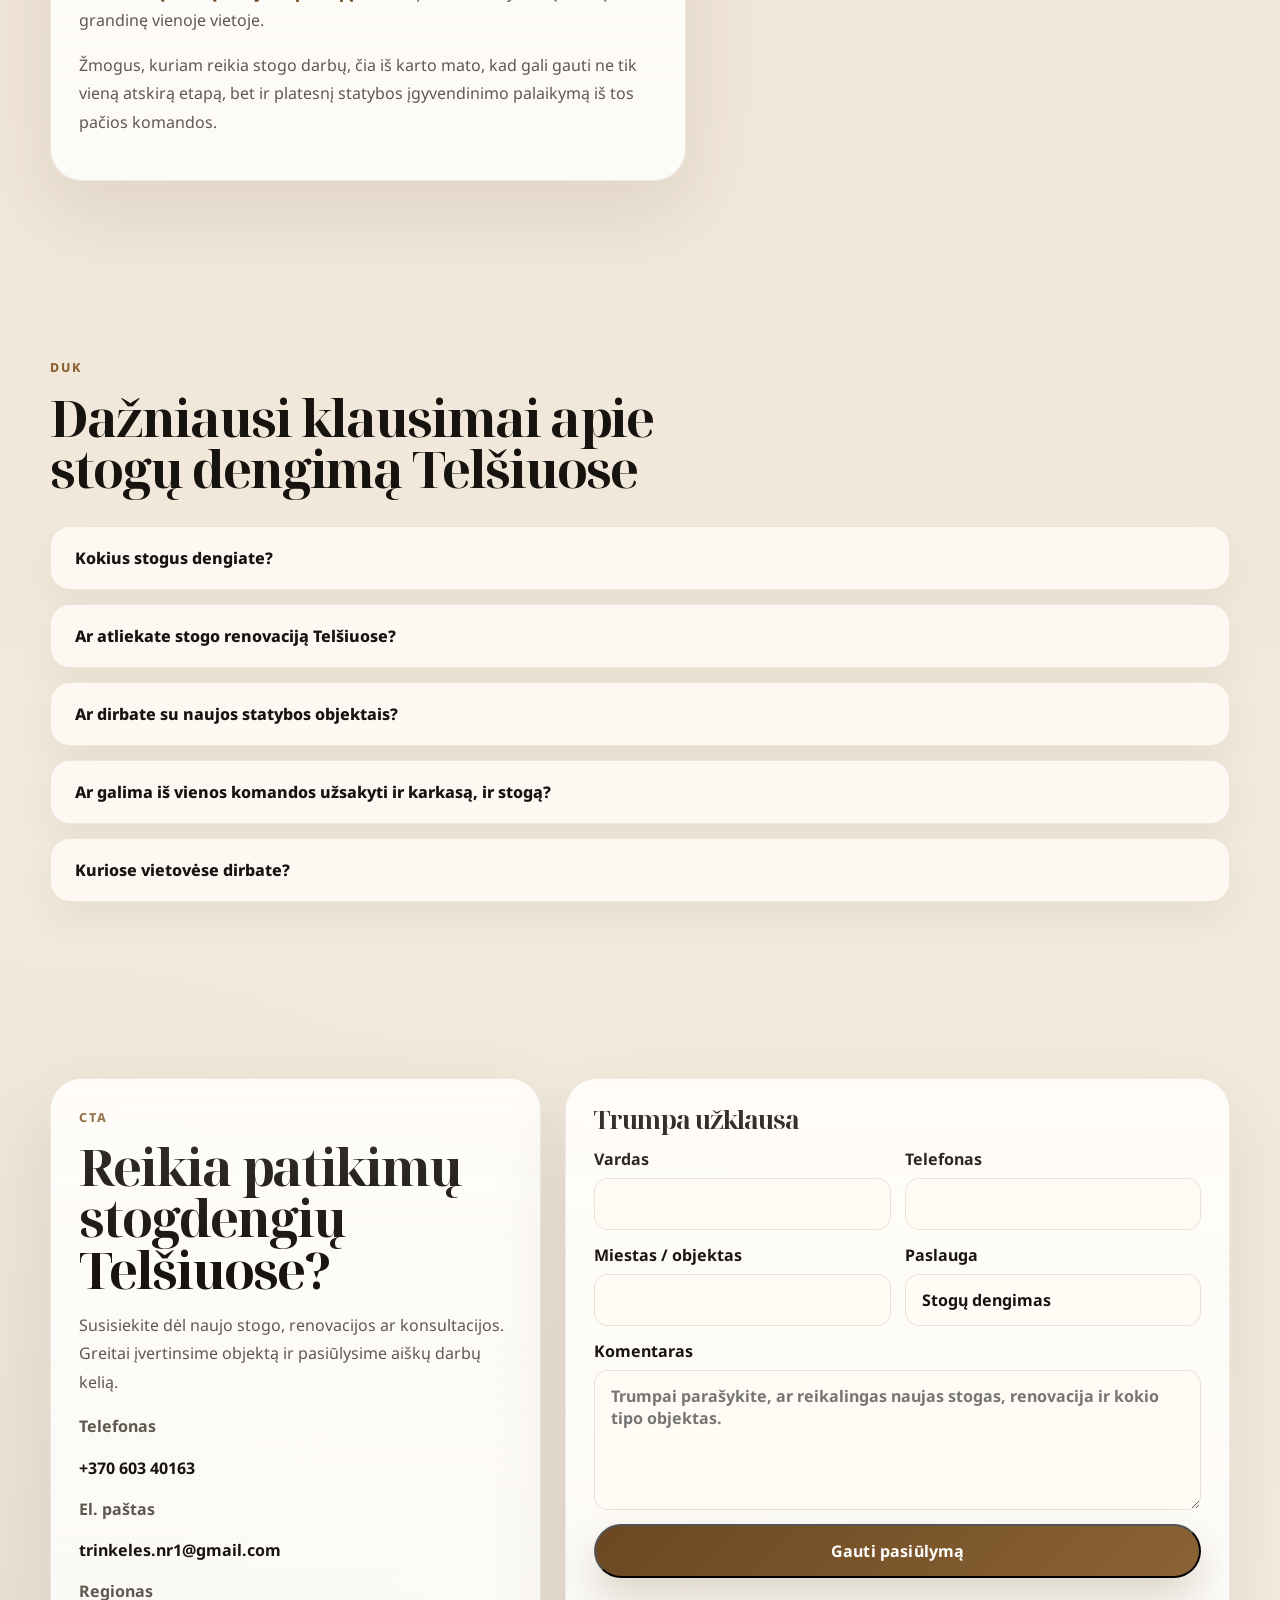
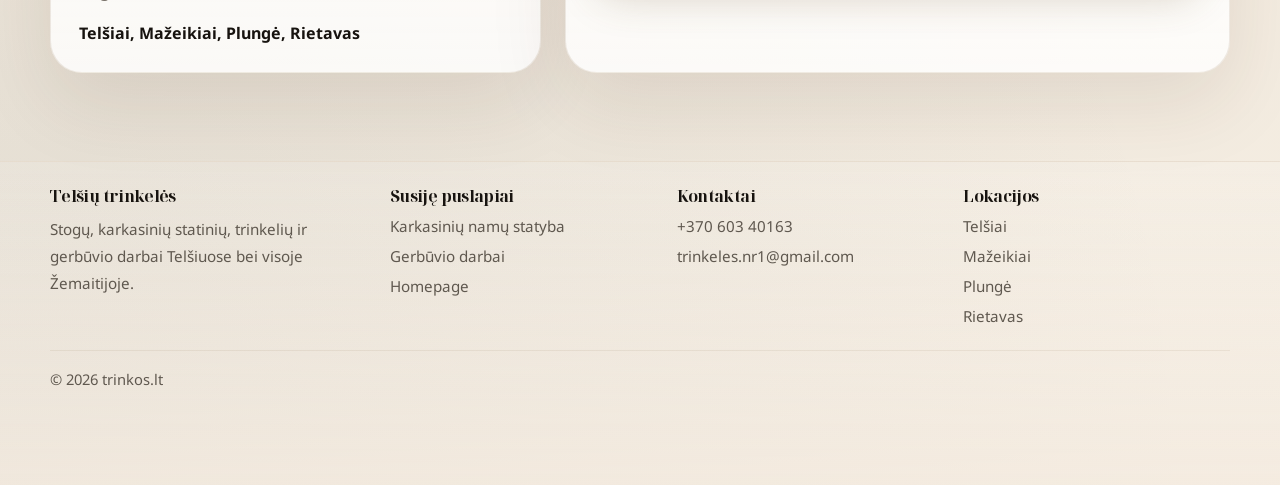
<file: stogu-dengimas-telsiai/index.html>
<!DOCTYPE html>
<html lang="lt">
<head>
  <meta charset="UTF-8" />
  <meta name="viewport" content="width=device-width, initial-scale=1.0" />
  <title>Stogų dengimas Telšiai | Stogdengiai, renovacija ir įrengimas</title>
  <meta name="description" content="Patikimas stogų dengimas Telšiuose: skardos ir čerpių stogai, stogo įrengimas, renovacija ir profesionalūs stogo darbai namams bei verslui." />
  <meta name="robots" content="index,follow" />
  <link rel="canonical" href="https://trinkos.lt/stogu-dengimas-telsiai/" />
  <meta property="og:type" content="website" />
  <meta property="og:locale" content="lt_LT" />
  <meta property="og:title" content="Stogų dengimas Telšiai | Stogdengiai, renovacija ir įrengimas" />
  <meta property="og:description" content="Profesionalūs stogdengiai Telšiuose: stogo įrengimas, renovacija, skardos ir čerpių stogai." />
  <meta property="og:url" content="https://trinkos.lt/stogu-dengimas-telsiai/" />
  <meta name="twitter:card" content="summary_large_image" />
  <meta name="twitter:title" content="Stogų dengimas Telšiai | Telšių trinkelės" />
  <meta name="twitter:description" content="Stogo darbai Telšiuose ir aplinkiniuose miestuose: nuo naujo stogo iki renovacijos." />
  <link rel="stylesheet" href="../styles.css" />
  <script defer src="../script.js"></script>
  <script type="application/ld+json">
    {
      "@context": "https://schema.org",
      "@graph": [
        {
          "@type": "Service",
          "serviceType": "Stogų dengimas",
          "name": "Stogų dengimas Telšiuose",
          "description": "Stogo įrengimo, renovacijos, skardos ir čerpių stogų darbai Telšiuose ir aplinkiniuose miestuose.",
          "provider": {
            "@type": "LocalBusiness",
            "name": "Telšių trinkelės",
            "telephone": "+37060340163",
            "email": "trinkeles.nr1@gmail.com"
          },
          "areaServed": ["Telšiai", "Mažeikiai", "Plungė", "Rietavas", "Žemaitija"],
          "url": "https://trinkos.lt/stogu-dengimas-telsiai/"
        },
        {
          "@type": "FAQPage",
          "mainEntity": [
            {
              "@type": "Question",
              "name": "Ar atliekate stogo renovaciją Telšiuose?",
              "acceptedAnswer": {
                "@type": "Answer",
                "text": "Taip, atliekame stogo renovacijos darbus ir naujo stogo įrengimą pagal objekto situaciją."
              }
            },
            {
              "@type": "Question",
              "name": "Ar galima iš vienos komandos užsakyti ir karkasą, ir stogą?",
              "acceptedAnswer": {
                "@type": "Answer",
                "text": "Taip, esant poreikiui stogo darbus galime derinti su karkasinio namo ar kito karkasinio statinio įgyvendinimu."
              }
            }
          ]
        }
      ]
    }
  </script>
</head>
<body>
  <a class="skip-link" href="#main">Praleisti navigaciją</a>
  <header class="site-header">
    <div class="container header-inner">
      <a class="brand" href="../index.html">
        <span class="brand-title">Telšių trinkelės</span>
        <span class="brand-subtitle">Trinkelių, gerbūvio, stogų ir karkasinių statinių darbai</span>
      </a>
      <button class="nav-toggle" type="button" aria-label="Atidaryti meniu" aria-expanded="false" data-nav-toggle>Meniu</button>
      <nav class="site-nav" aria-label="Pagrindinė navigacija" data-nav>
        <a href="../index.html">Pradžia</a>
        <a href="../trinkeliu-klojimas-telsiai/">Trinkelės</a>
        <a href="../gerbuvio-darbai-telsiai/">Gerbūvis</a>
        <a href="../stogu-dengimas-telsiai/" aria-current="page">Stogai</a>
        <a href="../karkasiniu-namu-statyba-telsiai/">Karkasiniai namai</a>
        <a class="nav-phone" href="tel:+37060340163">+370 603 40163</a>
      </nav>
    </div>
  </header>

  <main id="main">
    <section class="page-hero">
      <div class="container page-hero-grid">
        <article class="hero-card page-hero-copy reveal">
          <div class="breadcrumbs">
            <a href="../index.html">Pradžia</a>
            <span>/</span>
            <span>Stogų dengimas Telšiuose</span>
          </div>
          <p class="eyebrow">Stogų dengimas Telšiai</p>
          <h1>Stogų dengimas Telšiuose</h1>
          <p>Stogas yra viena svarbiausių pastato dalių, todėl žmogus, kuris ieško „stogų dengimas Telšiai“, iš tiesų ieško ne tik meistro, bet ir pasitikėjimo. Čia svarbu tikslumas, konstrukcinė logika, darbų kultūra ir aiški atsakomybė. Nesvarbu, ar kalbame apie naują stogo įrengimą, ar stogo renovaciją, klientui reikia komandos, kuri supranta, kad stogas negali būti kompromisinė vieta.</p>
          <p>Mūsų stogdengių pozicionavimas Telšiuose remiasi aukšta darbų kokybe, tvarkingu atlikimu ir galimybe vienoje grandinėje dirbti su platesniais statybos projektais. Tai ypač svarbu klientams, kurie stato ar atnaujina namą ir nenori atskiromis dalimis koordinuoti karkaso, stogo ir kitų susijusių etapų.</p>
          <div class="cta-row">
            <a class="button" href="#kontaktai">Gauti pasiūlymą</a>
            <a class="button-secondary" href="tel:+37060340163">Skambinti dabar</a>
          </div>
        </article>
        <aside class="hero-card page-hero-side reveal">
          <h2>Kokius stogo darbus atliekame</h2>
          <ul class="bullet-list">
            <li>Stogo įrengimas Telšiuose</li>
            <li>Stogo renovacija ir atnaujinimas</li>
            <li>Skardos ir čerpių stogų sprendimai</li>
            <li>Stogo darbai naujos statybos ir esamiems objektams</li>
          </ul>
        </aside>
      </div>
    </section>

    <section class="section">
      <div class="container content-grid">
        <div>
          <article class="hero-card content-block reveal">
            <h2>Naujas stogas ar renovacija: abu scenarijai reikalauja tikslumo</h2>
            <p>Stogo įrengimas Telšiuose turi būti planuojamas pagal realias objekto sąlygas, ne pagal bendras prielaidas. Naujos statybos objektuose svarbu darbų seka, suderinamumas su konstrukcija ir tikslus mazgų įgyvendinimas. Renovacijos atveju papildomai svarbus esamos situacijos įvertinimas, kad stogo atnaujinimas neapsiribotų vien paviršiniu pakeitimu, o iš tiesų sukurtų saugų ir patikimą rezultatą.</p>
            <p>Būtent todėl stogo darbai Telšiuose negali būti vertinami tik kaip atskiras apdailinis etapas. Tai konstrukciškai svarbus procesas, kuris turi būti atliekamas atsakingai, ypač mūsų klimato sąlygomis, kur stogą veikia drėgmė, vėjas, temperatūrų svyravimai ir eksploatacinė apkrova.</p>
          </article>

          <article class="hero-card content-block reveal">
            <h2>Skardos ir čerpių stogai: sprendimas turi atitikti objektą</h2>
            <h3>Skardos stogai Telšiuose</h3>
            <p>Skardos stogai dažnai pasirenkami dėl praktiškumo, šiuolaikiško vaizdo ir ilgaamžiškumo. Tačiau geras rezultatas priklauso ne tik nuo medžiagos, bet ir nuo montavimo kultūros, sujungimų, užbaigimų ir bendro tikslumo.</p>
            <h3>Čerpių stogai Telšiuose</h3>
            <p>Čerpių stogai dažnai pasirenkami tada, kai svarbu solidesnis, klasikinis vaizdas. Tokiame projekte labai svarbu ne tik medžiagos kokybė, bet ir tai, kaip ji integruojama į bendrą stogo konstrukciją.</p>
            <h3>Tinkamiausias sprendimas</h3>
            <p>Mes nesiūlome vienos universalios krypties visiems. Įvertiname objekto pobūdį, kliento lūkestį, estetikos kryptį ir funkcinius reikalavimus, kad parinktas sprendimas būtų logiškas tiek vizualiai, tiek techniškai.</p>
          </article>

          <article class="hero-card content-block reveal">
            <h2>Kodėl verta rinktis stogdengius, kurie mato platesnį statybos kontekstą</h2>
            <p>Didelis pranašumas atsiranda tada, kai stogo darbus atlieka komanda, kuri geba matyti ne tik vieną etapą. Jei objektas susijęs su <a class="text-link" href="../karkasiniu-namu-statyba-telsiai/">karkasinio namo statyba</a>, stogas negali būti planuojamas atskirai nuo konstrukcijos logikos. Todėl mūsų paslaugų struktūroje stogų dengimas ir karkasiniai statiniai tarpusavyje stipriai susieti. Klientui tai reiškia mažiau koordinavimo ir didesnį tikslumą tarp etapų.</p>
            <p>Net ir tais atvejais, kai dirbame tik su stogo projektu, klientai vertina platesnį požiūrį. Tai suteikia daugiau pasitikėjimo, kad darbai bus atliekami sistemiškai, o ne fragmentiškai. Būtent todėl svetainėje stogų puslapis turi tiesiogines vidines nuorodas į karkasinių namų temą.</p>
          </article>

          <article class="hero-card content-block reveal">
            <h2>Kur atliekame stogo darbus</h2>
            <p>Stogų dengimo darbus atliekame Telšiuose ir apie 80 km spinduliu, todėl dirbame ne tik vietinėje Telšių rinkoje, bet ir Mažeikių, Plungės, Rietavo bei kituose aplinkiniuose rajonuose. Klientams tai reiškia, kad galime dirbti ten, kur vyksta visas projektas, o ne tik viename mieste.</p>
            <p>Jei projektas susijęs su nauju statiniu, rekomenduojame iš karto peržiūrėti ir <a class="text-link" href="../karkasiniu-namu-statyba-telsiai/">karkasinių namų statybos puslapį</a>, nes tai padeda matyti visą darbų grandinę vienoje vietoje.</p>
            <p>Žmogus, kuriam reikia stogo darbų, čia iš karto mato, kad gali gauti ne tik vieną atskirą etapą, bet ir platesnį statybos įgyvendinimo palaikymą iš tos pačios komandos.</p>
          </article>
        </div>

        <aside class="sidebar-stack reveal">
          <div class="hero-card content-block">
            <h2>Ką svarbu žinoti</h2>
            <ul class="bullet-list">
              <li>Atliekame naujo stogo įrengimą ir renovaciją</li>
              <li>Dirbame su skardos ir čerpių stogų sprendimais</li>
              <li>Esant poreikiui darbus galime derinti su karkasinio statinio etapu</li>
            </ul>
          </div>
          <div class="hero-card content-block">
            <h2>Greitas kontaktas</h2>
            <p>Jei reikia naujo stogo ar renovacijos, susisiekite dėl apžiūros ir aiškaus pasiūlymo.</p>
            <div class="cta-row">
              <a class="button-secondary" href="tel:+37060340163">Skambinti dabar</a>
              <a class="button-ghost" href="mailto:trinkeles.nr1@gmail.com">Rašyti el. paštu</a>
            </div>
          </div>
        </aside>
      </div>
    </section>

    <section class="section" id="duk">
      <div class="container">
        <div class="section-heading reveal">
          <p class="eyebrow">DUK</p>
          <h2>Dažniausi klausimai apie stogų dengimą Telšiuose</h2>
        </div>
        <div class="faq-list">
          <details class="faq-item reveal">
            <summary>Kokius stogus dengiate?</summary>
            <div class="faq-answer"><p>Atliekame skardos ir čerpių stogų sprendimus bei kitus stogo darbus pagal objekto poreikį, visada orientuodamiesi į techniškai tinkamą variantą.</p></div>
          </details>
          <details class="faq-item reveal">
            <summary>Ar atliekate stogo renovaciją Telšiuose?</summary>
            <div class="faq-answer"><p>Taip. Stogo renovacija yra viena svarbių paslaugų krypčių, kai reikia atnaujinti esamą konstrukciją ir atkurti patikimą stogo būklę.</p></div>
          </details>
          <details class="faq-item reveal">
            <summary>Ar dirbate su naujos statybos objektais?</summary>
            <div class="faq-answer"><p>Taip, dirbame tiek su naujais, tiek su renovuojamais objektais. Naujoje statyboje ypač svarbus stogo ir kitų konstrukcinių etapų suderinamumas.</p></div>
          </details>
          <details class="faq-item reveal">
            <summary>Ar galima iš vienos komandos užsakyti ir karkasą, ir stogą?</summary>
            <div class="faq-answer"><p>Taip, tai vienas iš mūsų pranašumų. Esant poreikiui galime derinti stogo darbus su karkasinio namo ar kito karkasinio statinio įgyvendinimu.</p></div>
          </details>
          <details class="faq-item reveal">
            <summary>Kuriose vietovėse dirbate?</summary>
            <div class="faq-answer"><p>Dirbame Telšiuose ir apie 80 km spinduliu, įskaitant Mažeikius, Plungę, Rietavą ir kitus aplinkinius miestus bei rajonus.</p></div>
          </details>
        </div>
      </div>
    </section>

    <section class="section" id="kontaktai">
      <div class="container contact-shell">
        <article class="hero-card contact-info reveal">
          <p class="eyebrow">CTA</p>
          <h2>Reikia patikimų stogdengių Telšiuose?</h2>
          <p>Susisiekite dėl naujo stogo, renovacijos ar konsultacijos. Greitai įvertinsime objektą ir pasiūlysime aiškų darbų kelią.</p>
          <div class="contact-list">
            <div><p><strong>Telefonas</strong></p><a href="tel:+37060340163">+370 603 40163</a></div>
            <div><p><strong>El. paštas</strong></p><a href="mailto:trinkeles.nr1@gmail.com">trinkeles.nr1@gmail.com</a></div>
            <div><p><strong>Regionas</strong></p><span>Telšiai, Mažeikiai, Plungė, Rietavas</span></div>
          </div>
        </article>
        <article class="hero-card contact-form-shell reveal">
          <h3>Trumpa užklausa</h3>
          <form class="contact-form">
            <input type="hidden" name="service" value="stogų dengimo" />
            <div class="form-grid">
              <label>Vardas<input type="text" name="name" required /></label>
              <label>Telefonas<input type="tel" name="phone" required /></label>
            </div>
            <div class="form-grid">
              <label>Miestas / objektas<input type="text" name="location" required /></label>
              <label>Paslauga<input type="text" value="Stogų dengimas" disabled /></label>
            </div>
            <label>Komentaras<textarea name="message" placeholder="Trumpai parašykite, ar reikalingas naujas stogas, renovacija ir kokio tipo objektas." required></textarea></label>
            <button class="button" type="submit">Gauti pasiūlymą</button>
          </form>
        </article>
      </div>
    </section>
  </main>

  <footer class="footer">
    <div class="container">
      <div class="footer-grid">
        <div>
          <h3>Telšių trinkelės</h3>
          <p>Stogų, karkasinių statinių, trinkelių ir gerbūvio darbai Telšiuose bei visoje Žemaitijoje.</p>
        </div>
        <div>
          <h3>Susiję puslapiai</h3>
          <ul>
            <li><a href="../karkasiniu-namu-statyba-telsiai/">Karkasinių namų statyba</a></li>
            <li><a href="../gerbuvio-darbai-telsiai/">Gerbūvio darbai</a></li>
            <li><a href="../index.html">Homepage</a></li>
          </ul>
        </div>
        <div>
          <h3>Kontaktai</h3>
          <ul>
            <li><a href="tel:+37060340163">+370 603 40163</a></li>
            <li><a href="mailto:trinkeles.nr1@gmail.com">trinkeles.nr1@gmail.com</a></li>
          </ul>
        </div>
        <div>
          <h3>Lokacijos</h3>
          <ul>
            <li>Telšiai</li>
            <li>Mažeikiai</li>
            <li>Plungė</li>
            <li>Rietavas</li>
          </ul>
        </div>
      </div>
      <div class="footer-bottom">© <span data-current-year></span> trinkos.lt</div>
    </div>
  </footer>

  <div class="mobile-bar">
    <a class="button-secondary" href="tel:+37060340163">Skambinti dabar</a>
    <a class="button" href="#kontaktai">Gauti pasiūlymą</a>
  </div>
</body>
</html>
</file>
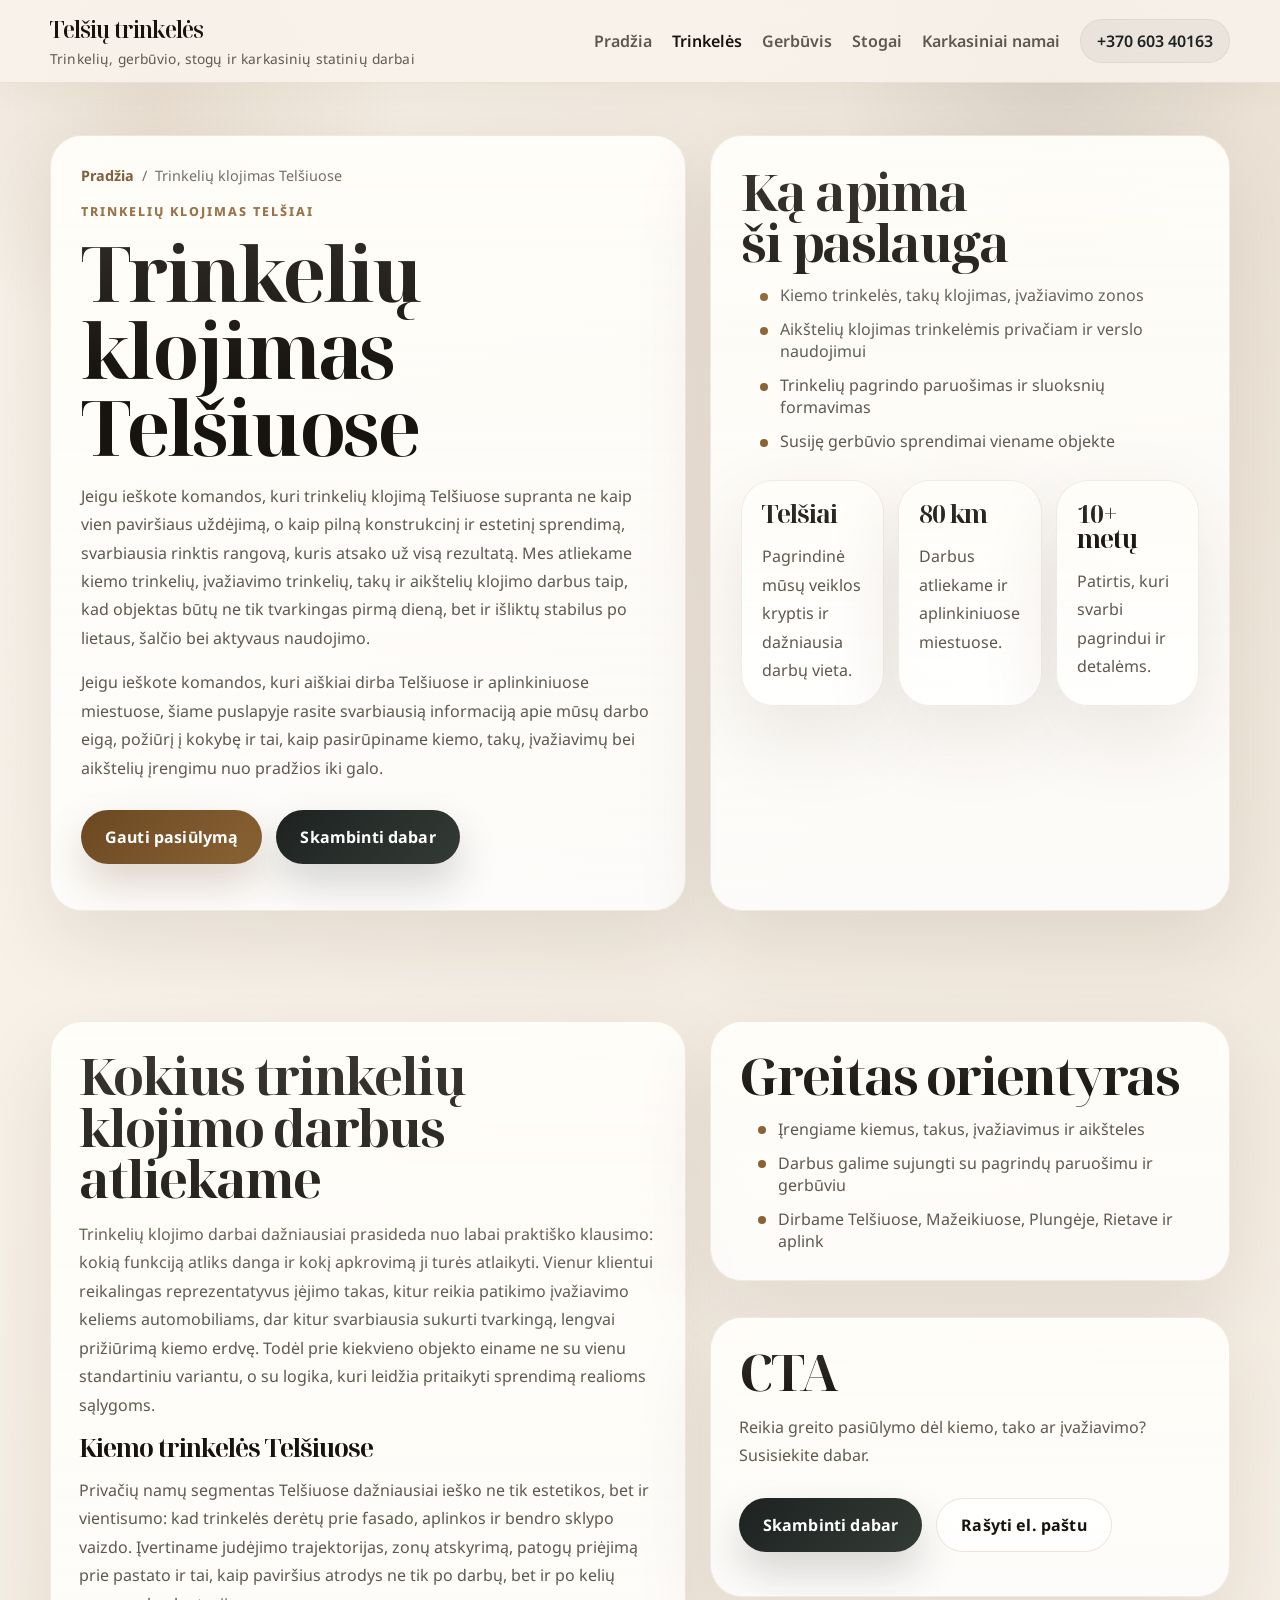
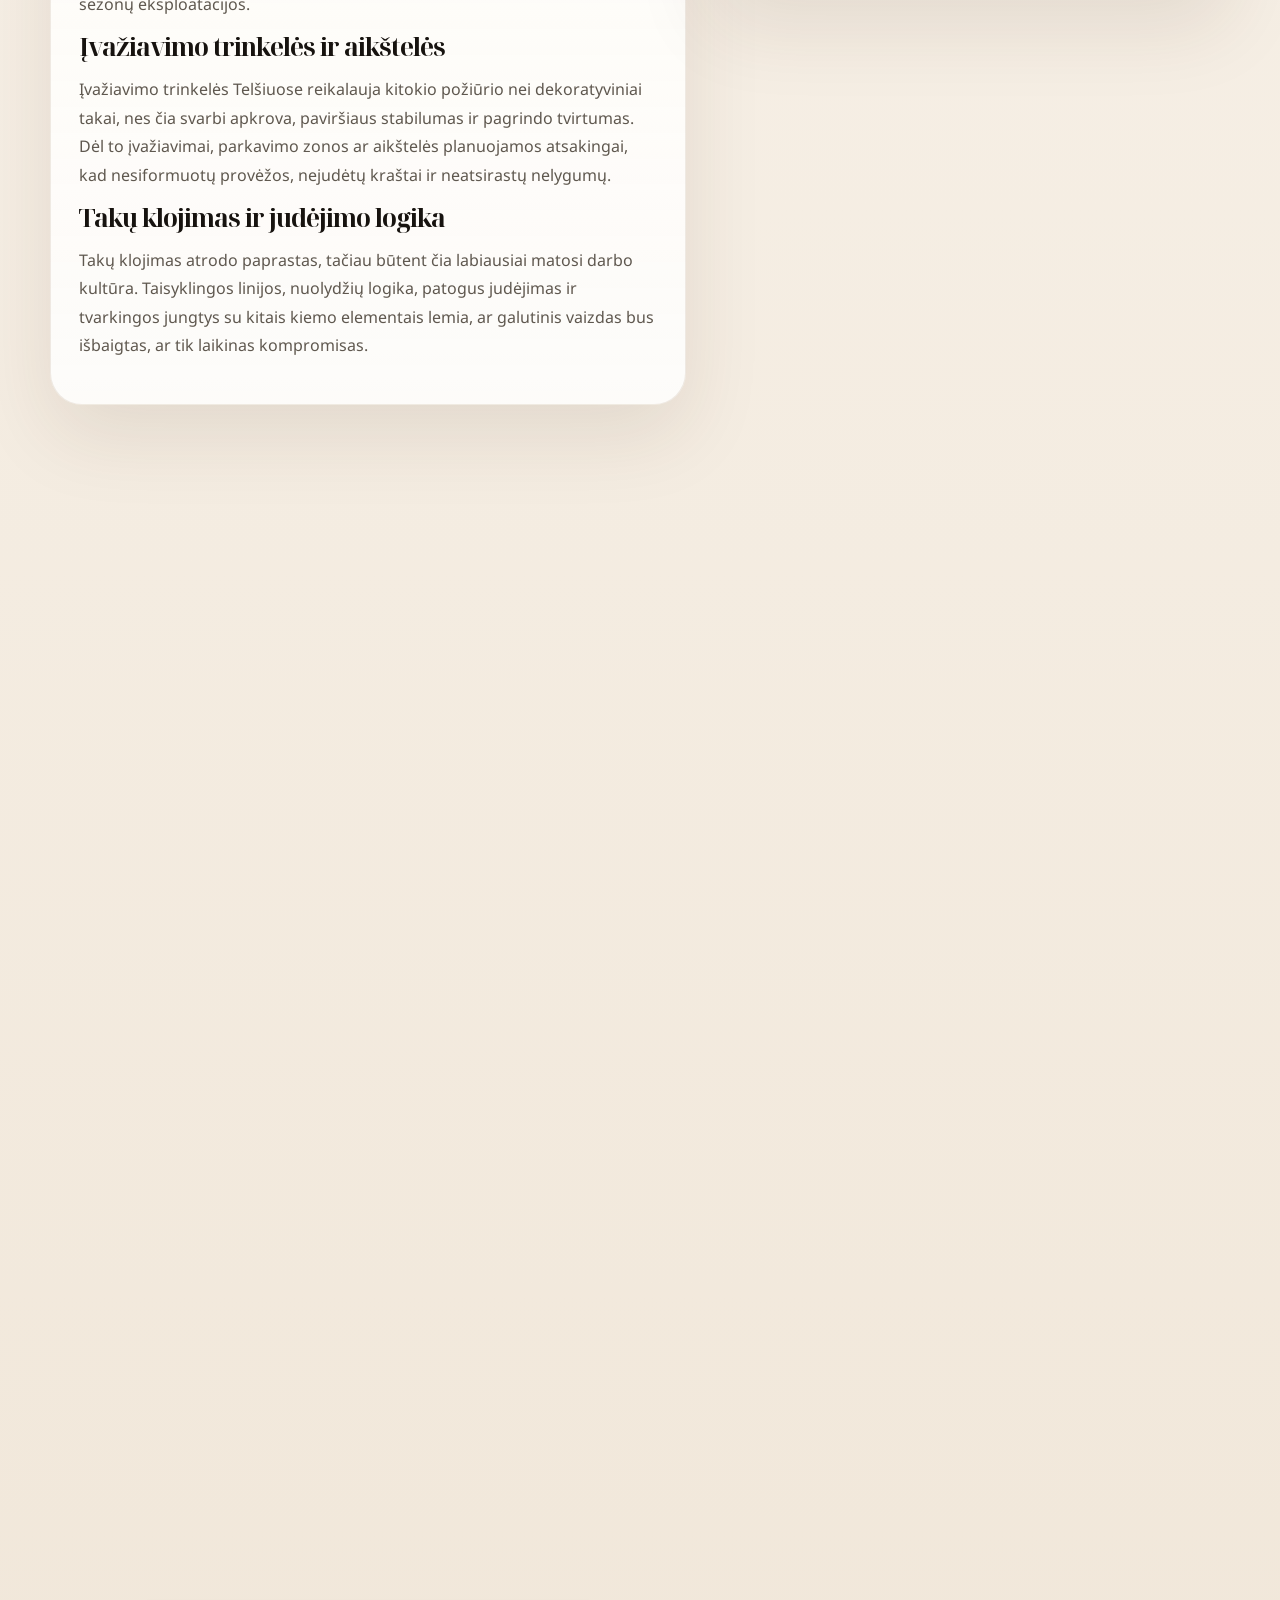
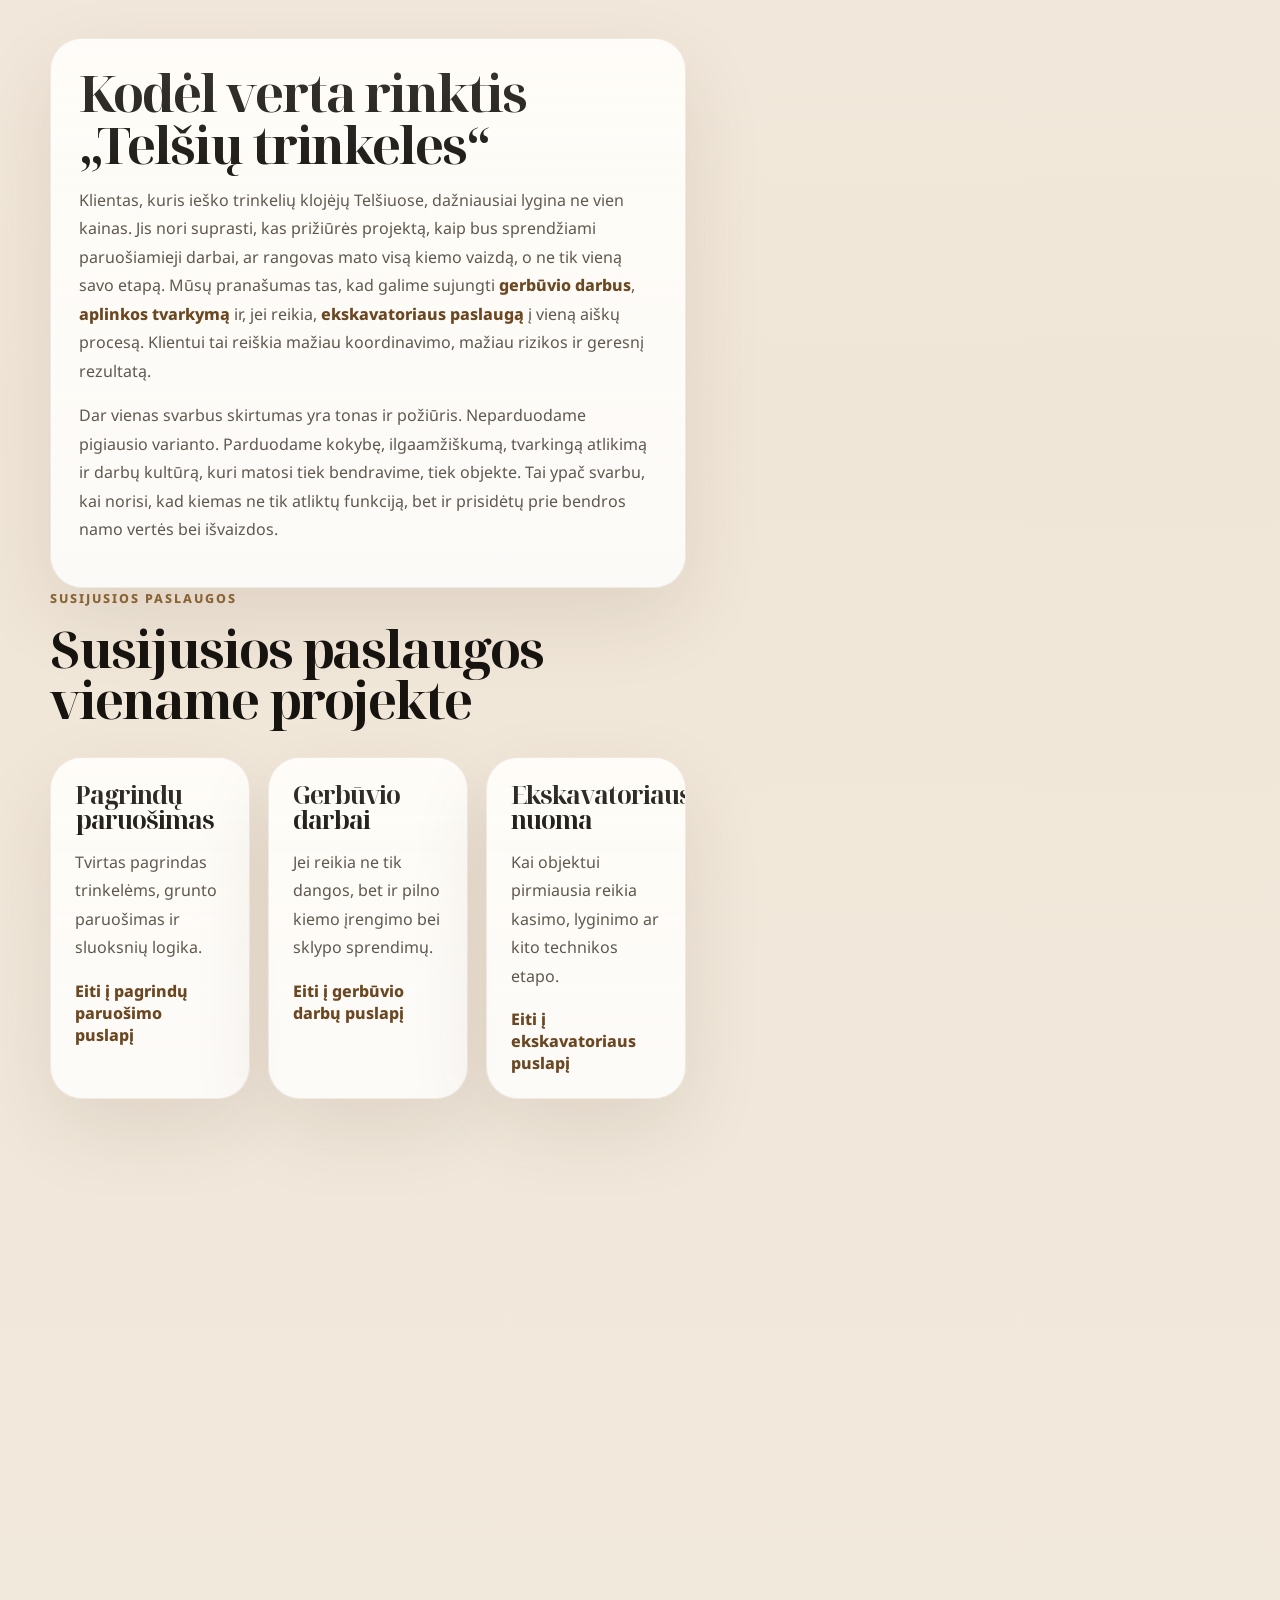
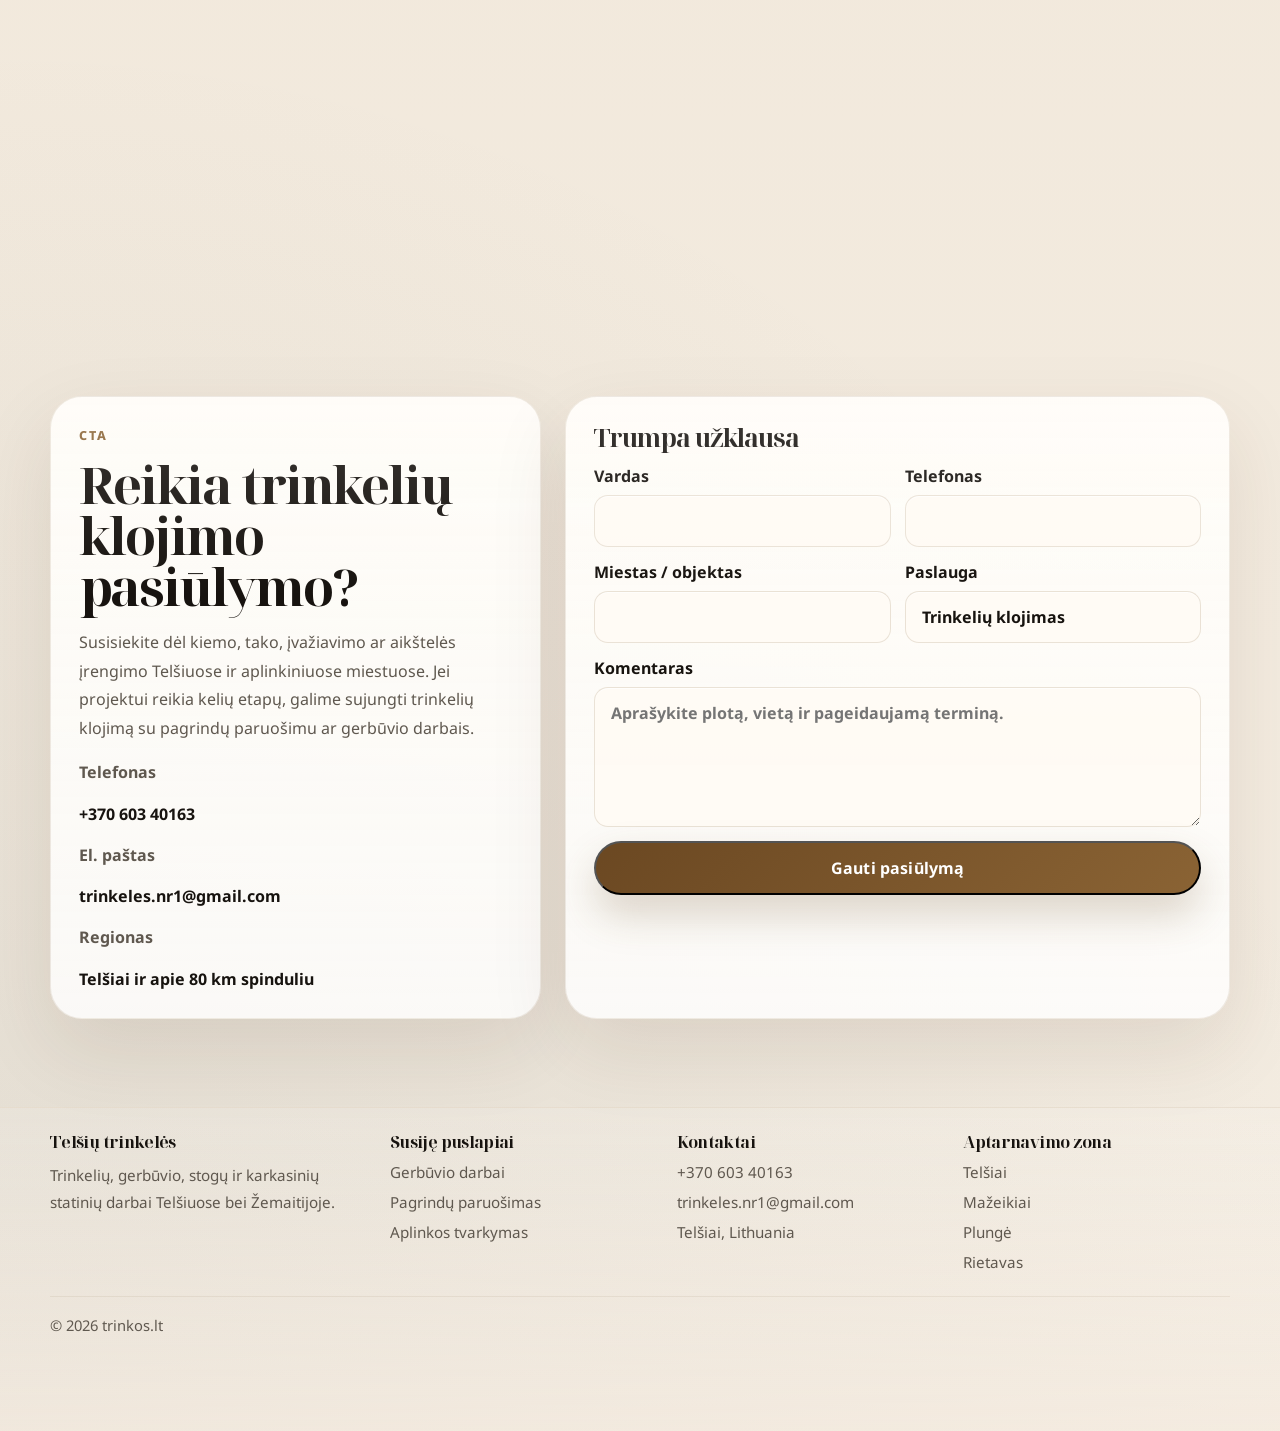
<file: trinkeliu-klojimas-telsiai/index.html>
<!DOCTYPE html>
<html lang="lt">
<head>
  <meta charset="UTF-8" />
  <meta name="viewport" content="width=device-width, initial-scale=1.0" />
  <title>Trinkelių klojimas Telšiuose | Kiemo, takų ir įvažiavimų įrengimas</title>
  <meta name="description" content="Profesionalus trinkelių klojimas Telšiuose: kiemo, takų, įvažiavimų ir aikštelių įrengimas, pagrindų paruošimas ir ilgaamžiai sprendimai namams bei verslui." />
  <meta name="robots" content="index,follow" />
  <link rel="canonical" href="https://trinkos.lt/trinkeliu-klojimas-telsiai/" />
  <meta property="og:type" content="website" />
  <meta property="og:locale" content="lt_LT" />
  <meta property="og:title" content="Trinkelių klojimas Telšiuose | Kiemo, takų ir įvažiavimų įrengimas" />
  <meta property="og:description" content="Trinkelių klojimo darbai Telšiuose ir apie 80 km spinduliu: pagrindai, kiemai, takai, įvažiavimai ir susiję gerbūvio sprendimai." />
  <meta property="og:url" content="https://trinkos.lt/trinkeliu-klojimas-telsiai/" />
  <meta name="twitter:card" content="summary_large_image" />
  <meta name="twitter:title" content="Trinkelių klojimas Telšiai | Telšių trinkelės" />
  <meta name="twitter:description" content="Kiemo, takų, įvažiavimų ir aikštelių trinkelių klojimas su ilgaamžiu pagrindu ir tvarkingu atlikimu." />
  <link rel="stylesheet" href="../styles.css" />
  <script defer src="../script.js"></script>
  <script type="application/ld+json">
    {
      "@context": "https://schema.org",
      "@graph": [
        {
          "@type": "Service",
          "@id": "https://trinkos.lt/trinkeliu-klojimas-telsiai/#service",
          "serviceType": "Trinkelių klojimas",
          "name": "Trinkelių klojimas Telšiuose",
          "description": "Profesionalus trinkelių klojimas Telšiuose, įskaitant kiemo, takų, įvažiavimų ir aikštelių įrengimą, pagrindų paruošimą ir gerbūvio sprendimus.",
          "provider": {
            "@type": "LocalBusiness",
            "name": "Telšių trinkelės",
            "telephone": "+37060340163",
            "email": "trinkeles.nr1@gmail.com",
            "address": {
              "@type": "PostalAddress",
              "addressLocality": "Telšiai",
              "addressCountry": "LT"
            }
          },
          "areaServed": ["Telšiai", "Mažeikiai", "Plungė", "Rietavas", "Žemaitija"],
          "url": "https://trinkos.lt/trinkeliu-klojimas-telsiai/"
        },
        {
          "@type": "FAQPage",
          "@id": "https://trinkos.lt/trinkeliu-klojimas-telsiai/#faq",
          "mainEntity": [
            {
              "@type": "Question",
              "name": "Kiek kainuoja trinkelių klojimas Telšiuose?",
              "acceptedAnswer": {
                "@type": "Answer",
                "text": "Kaina priklauso nuo ploto, pagrindo būklės, reljefo, bortų, nuolydžių ir pasirinktų medžiagų. Tiksliausią pasiūlymą pateikiame įvertinę konkretų objektą."
              }
            },
            {
              "@type": "Question",
              "name": "Ar atliekate ir trinkelių pagrindo paruošimą?",
              "acceptedAnswer": {
                "@type": "Answer",
                "text": "Taip. Galime pasirūpinti ne tik trinkelių montavimu, bet ir visais paruošiamaisiais darbais: grunto nukasimu, sluoksnių formavimu, lyginimu ir kitais pagrindo etapais."
              }
            },
            {
              "@type": "Question",
              "name": "Ar dirbate tik Telšiuose?",
              "acceptedAnswer": {
                "@type": "Answer",
                "text": "Ne. Dirbame Telšiuose ir maždaug 80 km spinduliu, todėl aptarnaujame ir Mažeikių, Plungės, Rietavo bei kitų Žemaitijos vietovių klientus."
              }
            }
          ]
        }
      ]
    }
  </script>
</head>
<body>
  <a class="skip-link" href="#main">Praleisti navigaciją</a>
  <header class="site-header">
    <div class="container header-inner">
      <a class="brand" href="../index.html">
        <span class="brand-title">Telšių trinkelės</span>
        <span class="brand-subtitle">Trinkelių, gerbūvio, stogų ir karkasinių statinių darbai</span>
      </a>
      <button class="nav-toggle" type="button" aria-label="Atidaryti meniu" aria-expanded="false" data-nav-toggle>Meniu</button>
      <nav class="site-nav" aria-label="Pagrindinė navigacija" data-nav>
        <a href="../index.html">Pradžia</a>
        <a href="../trinkeliu-klojimas-telsiai/" aria-current="page">Trinkelės</a>
        <a href="../gerbuvio-darbai-telsiai/">Gerbūvis</a>
        <a href="../stogu-dengimas-telsiai/">Stogai</a>
        <a href="../karkasiniu-namu-statyba-telsiai/">Karkasiniai namai</a>
        <a class="nav-phone" href="tel:+37060340163">+370 603 40163</a>
      </nav>
    </div>
  </header>

  <main id="main">
    <section class="page-hero">
      <div class="container page-hero-grid">
        <article class="hero-card page-hero-copy reveal">
          <div class="breadcrumbs">
            <a href="../index.html">Pradžia</a>
            <span>/</span>
            <span>Trinkelių klojimas Telšiuose</span>
          </div>
          <p class="eyebrow">Trinkelių klojimas Telšiai</p>
          <h1>Trinkelių klojimas Telšiuose</h1>
          <p>Jeigu ieškote komandos, kuri trinkelių klojimą Telšiuose supranta ne kaip vien paviršiaus uždėjimą, o kaip pilną konstrukcinį ir estetinį sprendimą, svarbiausia rinktis rangovą, kuris atsako už visą rezultatą. Mes atliekame kiemo trinkelių, įvažiavimo trinkelių, takų ir aikštelių klojimo darbus taip, kad objektas būtų ne tik tvarkingas pirmą dieną, bet ir išliktų stabilus po lietaus, šalčio bei aktyvaus naudojimo.</p>
          <p>Jeigu ieškote komandos, kuri aiškiai dirba Telšiuose ir aplinkiniuose miestuose, šiame puslapyje rasite svarbiausią informaciją apie mūsų darbo eigą, požiūrį į kokybę ir tai, kaip pasirūpiname kiemo, takų, įvažiavimų bei aikštelių įrengimu nuo pradžios iki galo.</p>
          <div class="cta-row">
            <a class="button" href="#kontaktai">Gauti pasiūlymą</a>
            <a class="button-secondary" href="tel:+37060340163">Skambinti dabar</a>
          </div>
        </article>
        <aside class="hero-card page-hero-side reveal">
          <h2>Ką apima ši paslauga</h2>
          <ul class="bullet-list">
            <li>Kiemo trinkelės, takų klojimas, įvažiavimo zonos</li>
            <li>Aikštelių klojimas trinkelėmis privačiam ir verslo naudojimui</li>
            <li>Trinkelių pagrindo paruošimas ir sluoksnių formavimas</li>
            <li>Susiję gerbūvio sprendimai viename objekte</li>
          </ul>
          <div class="stats-row">
            <div class="surface-card info-card">
              <h3>Telšiai</h3>
              <p>Pagrindinė mūsų veiklos kryptis ir dažniausia darbų vieta.</p>
            </div>
            <div class="surface-card info-card">
              <h3>80 km</h3>
              <p>Darbus atliekame ir aplinkiniuose miestuose.</p>
            </div>
            <div class="surface-card info-card">
              <h3>10+ metų</h3>
              <p>Patirtis, kuri svarbi pagrindui ir detalėms.</p>
            </div>
          </div>
        </aside>
      </div>
    </section>

    <section class="section">
      <div class="container content-grid">
        <div>
          <article class="hero-card content-block reveal">
            <h2>Kokius trinkelių klojimo darbus atliekame</h2>
            <p>Trinkelių klojimo darbai dažniausiai prasideda nuo labai praktiško klausimo: kokią funkciją atliks danga ir kokį apkrovimą ji turės atlaikyti. Vienur klientui reikalingas reprezentatyvus įėjimo takas, kitur reikia patikimo įvažiavimo keliems automobiliams, dar kitur svarbiausia sukurti tvarkingą, lengvai prižiūrimą kiemo erdvę. Todėl prie kiekvieno objekto einame ne su vienu standartiniu variantu, o su logika, kuri leidžia pritaikyti sprendimą realioms sąlygoms.</p>
            <h3>Kiemo trinkelės Telšiuose</h3>
            <p>Privačių namų segmentas Telšiuose dažniausiai ieško ne tik estetikos, bet ir vientisumo: kad trinkelės derėtų prie fasado, aplinkos ir bendro sklypo vaizdo. Įvertiname judėjimo trajektorijas, zonų atskyrimą, patogų priėjimą prie pastato ir tai, kaip paviršius atrodys ne tik po darbų, bet ir po kelių sezonų eksploatacijos.</p>
            <h3>Įvažiavimo trinkelės ir aikštelės</h3>
            <p>Įvažiavimo trinkelės Telšiuose reikalauja kitokio požiūrio nei dekoratyviniai takai, nes čia svarbi apkrova, paviršiaus stabilumas ir pagrindo tvirtumas. Dėl to įvažiavimai, parkavimo zonos ar aikštelės planuojamos atsakingai, kad nesiformuotų provėžos, nejudėtų kraštai ir neatsirastų nelygumų.</p>
            <h3>Takų klojimas ir judėjimo logika</h3>
            <p>Takų klojimas atrodo paprastas, tačiau būtent čia labiausiai matosi darbo kultūra. Taisyklingos linijos, nuolydžių logika, patogus judėjimas ir tvarkingos jungtys su kitais kiemo elementais lemia, ar galutinis vaizdas bus išbaigtas, ar tik laikinas kompromisas.</p>
          </article>

          <article class="hero-card content-block reveal">
            <h2>Tvirtas rezultatas prasideda nuo pagrindo</h2>
            <p>Dažna klaida rinkoje yra per didelis dėmesys pačioms trinkelėms ir per mažas dėmesys tam, kas nematoma. Tačiau realybėje ilgalaikį rezultatą lemia grunto paruošimas, sluoksnių formavimas, sutankinimas ir tikslus paviršiaus suvedimas. Būtent todėl trinkelių klojimas Telšiuose turi būti vertinamas kaip visuma, o ne vien paskutinis apdailos žingsnis. Jei objekte reikalingas rimtas pasiruošimas, pirmiausia rekomenduojame peržiūrėti ir mūsų <a class="text-link" href="../pagrindu-paruosimas-telsiai/">pagrindų paruošimo paslaugą</a>, nes ji glaudžiai susijusi su kokybišku galutiniu klojimu.</p>
            <p>Dirbdami atsakingai vertiname esamą gruntą, reljefo situaciją ir vandens nuvedimo logiką. Geras pagrindas leidžia trinkelėms išlikti stabilioms, o klientui suteikia ramybę, kad kiemas po pirmos žiemos nepareikalaus papildomų taisymų. Tai ir yra kokybiško darbo esmė: padaryti teisingai iš karto, o ne grįžti taisyti to, ko buvo galima išvengti planavimo etape.</p>
          </article>

          <article class="hero-card content-block reveal">
            <h2>Kam ši paslauga skirta Telšiuose, Mažeikiuose, Plungėje ir Rietave</h2>
            <p>Mūsų trinkelių klojimo paslauga tinka tiek naujos statybos objektams, tiek jau gyvenamiems namams, kuriuose kiemas iki šiol liko nebaigtas arba reikalauja atnaujinimo. Dirbame ne tik Telšiuose, bet ir Mažeikiuose, Plungėje, Rietave bei kituose aplinkiniuose rajonuose, todėl galime natūraliai aptarnauti didelę dalį Žemaitijos regiono. Tai ypač svarbu žmonėms, kurie nori ne atsitiktinių meistrų, o vienos aiškiai identifikuojamos komandos su stabiliu vietiniu pozicionavimu.</p>
            <p>Paslauga aktuali ir verslui, kuriam reikia tvarkingų įėjimo zonų, aikštelių ar reprezentacinio lauko vaizdo. Tokiais atvejais vertinama ne tik estetika, bet ir darbų organizavimas, terminų kontrolė ir bendras profesionalumo lygis. Būtent dėl to mūsų komunikacijoje trinkelių klojimas siejamas su gerbūvio logika, o ne su vienkartiniu paviršiaus darbu.</p>
          </article>

          <article class="hero-card content-block reveal">
            <h2>Kodėl verta rinktis „Telšių trinkeles“</h2>
            <p>Klientas, kuris ieško trinkelių klojėjų Telšiuose, dažniausiai lygina ne vien kainas. Jis nori suprasti, kas prižiūrės projektą, kaip bus sprendžiami paruošiamieji darbai, ar rangovas mato visą kiemo vaizdą, o ne tik vieną savo etapą. Mūsų pranašumas tas, kad galime sujungti <a class="text-link" href="../gerbuvio-darbai-telsiai/">gerbūvio darbus</a>, <a class="text-link" href="../aplinkos-tvarkymas-telsiai/">aplinkos tvarkymą</a> ir, jei reikia, <a class="text-link" href="../ekskavatoriaus-nuoma-telsiai/">ekskavatoriaus paslaugą</a> į vieną aiškų procesą. Klientui tai reiškia mažiau koordinavimo, mažiau rizikos ir geresnį rezultatą.</p>
            <p>Dar vienas svarbus skirtumas yra tonas ir požiūris. Neparduodame pigiausio varianto. Parduodame kokybę, ilgaamžiškumą, tvarkingą atlikimą ir darbų kultūrą, kuri matosi tiek bendravime, tiek objekte. Tai ypač svarbu, kai norisi, kad kiemas ne tik atliktų funkciją, bet ir prisidėtų prie bendros namo vertės bei išvaizdos.</p>
          </article>

          <section class="section" style="padding: 0;">
            <div class="section-heading reveal">
              <p class="eyebrow">Susijusios paslaugos</p>
              <h2>Susijusios paslaugos viename projekte</h2>
            </div>
            <div class="related-grid">
              <article class="surface-card related-card reveal">
                <h3>Pagrindų paruošimas</h3>
                <p>Tvirtas pagrindas trinkelėms, grunto paruošimas ir sluoksnių logika.</p>
                <a class="text-link" href="../pagrindu-paruosimas-telsiai/">Eiti į pagrindų paruošimo puslapį</a>
              </article>
              <article class="surface-card related-card reveal">
                <h3>Gerbūvio darbai</h3>
                <p>Jei reikia ne tik dangos, bet ir pilno kiemo įrengimo bei sklypo sprendimų.</p>
                <a class="text-link" href="../gerbuvio-darbai-telsiai/">Eiti į gerbūvio darbų puslapį</a>
              </article>
              <article class="surface-card related-card reveal">
                <h3>Ekskavatoriaus nuoma</h3>
                <p>Kai objektui pirmiausia reikia kasimo, lyginimo ar kito technikos etapo.</p>
                <a class="text-link" href="../ekskavatoriaus-nuoma-telsiai/">Eiti į ekskavatoriaus puslapį</a>
              </article>
            </div>
          </section>
        </div>

        <aside class="sidebar-stack reveal">
          <div class="hero-card content-block">
            <h2>Greitas orientyras</h2>
            <ul class="bullet-list">
              <li>Įrengiame kiemus, takus, įvažiavimus ir aikšteles</li>
              <li>Darbus galime sujungti su pagrindų paruošimu ir gerbūviu</li>
              <li>Dirbame Telšiuose, Mažeikiuose, Plungėje, Rietave ir aplink</li>
            </ul>
          </div>
          <div class="hero-card content-block">
            <h2>CTA</h2>
            <p>Reikia greito pasiūlymo dėl kiemo, tako ar įvažiavimo? Susisiekite dabar.</p>
            <div class="cta-row">
              <a class="button-secondary" href="tel:+37060340163">Skambinti dabar</a>
              <a class="button-ghost" href="mailto:trinkeles.nr1@gmail.com">Rašyti el. paštu</a>
            </div>
          </div>
        </aside>
      </div>
    </section>

    <section class="section" id="duk">
      <div class="container">
        <div class="section-heading reveal">
          <p class="eyebrow">DUK</p>
          <h2>Dažniausi klausimai apie trinkelių klojimą Telšiuose</h2>
        </div>
        <div class="faq-list">
          <details class="faq-item reveal">
            <summary>Kiek kainuoja trinkelių klojimas Telšiuose?</summary>
            <div class="faq-answer">
              <p>Kaina priklauso nuo ploto, pagrindo, reljefo, pasirinktų trinkelių tipo ir papildomų darbų. Tiksliai įvertinus objektą galime pateikti komercinį pasiūlymą, kuris atspindi realią darbų apimtį.</p>
            </div>
          </details>
          <details class="faq-item reveal">
            <summary>Ar atliekate ir trinkelių pagrindo paruošimą?</summary>
            <div class="faq-answer">
              <p>Taip. Esant poreikiui pasirūpiname grunto nukasimu, pagrindo įrengimu, lyginimu ir kitais etapais, kurie būtini tam, kad trinkelės išliktų stabilios ir ilgaamžės.</p>
            </div>
          </details>
          <details class="faq-item reveal">
            <summary>Kokiose zonose galima kloti trinkeles?</summary>
            <div class="faq-answer">
              <p>Įrengiame kiemus, takus, įvažiavimus, parkavimo vietas, aikšteles ir kitas lauko zonas, kuriose reikia tvarkingo, patvaraus ir estetiško paviršiaus.</p>
            </div>
          </details>
          <details class="faq-item reveal">
            <summary>Ar dirbate ir už Telšių ribų?</summary>
            <div class="faq-answer">
              <p>Taip. Dirbame Telšiuose, Mažeikiuose, Plungėje, Rietave ir kituose aplinkiniuose rajonuose maždaug 80 km spinduliu.</p>
            </div>
          </details>
          <details class="faq-item reveal">
            <summary>Per kiek laiko pateikiate pasiūlymą?</summary>
            <div class="faq-answer">
              <p>Po pirminio kontakto įvertiname objekto apimtį ir kuo greičiau pateikiame pasiūlymą. Greita reakcija yra svarbi mūsų darbo dalis, tačiau pasiūlymas visada remiasi realiu objekto įvertinimu.</p>
            </div>
          </details>
        </div>
      </div>
    </section>

    <section class="section" id="kontaktai">
      <div class="container contact-shell">
        <article class="hero-card contact-info reveal">
          <p class="eyebrow">CTA</p>
          <h2>Reikia trinkelių klojimo pasiūlymo?</h2>
          <p>Susisiekite dėl kiemo, tako, įvažiavimo ar aikštelės įrengimo Telšiuose ir aplinkiniuose miestuose. Jei projektui reikia kelių etapų, galime sujungti trinkelių klojimą su pagrindų paruošimu ar gerbūvio darbais.</p>
          <div class="contact-list">
            <div><p><strong>Telefonas</strong></p><a href="tel:+37060340163">+370 603 40163</a></div>
            <div><p><strong>El. paštas</strong></p><a href="mailto:trinkeles.nr1@gmail.com">trinkeles.nr1@gmail.com</a></div>
            <div><p><strong>Regionas</strong></p><span>Telšiai ir apie 80 km spinduliu</span></div>
          </div>
        </article>
        <article class="hero-card contact-form-shell reveal">
          <h3>Trumpa užklausa</h3>
          <form class="contact-form">
            <input type="hidden" name="service" value="trinkelių klojimo darbų" />
            <div class="form-grid">
              <label>Vardas<input type="text" name="name" required /></label>
              <label>Telefonas<input type="tel" name="phone" required /></label>
            </div>
            <div class="form-grid">
              <label>Miestas / objektas<input type="text" name="location" required /></label>
              <label>Paslauga<input type="text" value="Trinkelių klojimas" disabled /></label>
            </div>
            <label>Komentaras<textarea name="message" placeholder="Aprašykite plotą, vietą ir pageidaujamą terminą." required></textarea></label>
            <button class="button" type="submit">Gauti pasiūlymą</button>
          </form>
        </article>
      </div>
    </section>
  </main>

  <footer class="footer">
    <div class="container">
      <div class="footer-grid">
        <div>
          <h3>Telšių trinkelės</h3>
          <p>Trinkelių, gerbūvio, stogų ir karkasinių statinių darbai Telšiuose bei Žemaitijoje.</p>
        </div>
        <div>
          <h3>Susiję puslapiai</h3>
          <ul>
            <li><a href="../gerbuvio-darbai-telsiai/">Gerbūvio darbai</a></li>
            <li><a href="../pagrindu-paruosimas-telsiai/">Pagrindų paruošimas</a></li>
            <li><a href="../aplinkos-tvarkymas-telsiai/">Aplinkos tvarkymas</a></li>
          </ul>
        </div>
        <div>
          <h3>Kontaktai</h3>
          <ul>
            <li><a href="tel:+37060340163">+370 603 40163</a></li>
            <li><a href="mailto:trinkeles.nr1@gmail.com">trinkeles.nr1@gmail.com</a></li>
            <li>Telšiai, Lithuania</li>
          </ul>
        </div>
        <div>
          <h3>Aptarnavimo zona</h3>
          <ul>
            <li>Telšiai</li>
            <li>Mažeikiai</li>
            <li>Plungė</li>
            <li>Rietavas</li>
          </ul>
        </div>
      </div>
      <div class="footer-bottom">© <span data-current-year></span> trinkos.lt</div>
    </div>
  </footer>

  <div class="mobile-bar">
    <a class="button-secondary" href="tel:+37060340163">Skambinti dabar</a>
    <a class="button" href="#kontaktai">Gauti pasiūlymą</a>
  </div>
</body>
</html>
</file>
<file: styles.css>
@import url("https://fonts.googleapis.com/css2?family=Noto+Sans:wght@400;500;600;700;800&family=Noto+Serif+Display:wght@500;600;700&display=swap");

:root {
  --bg: #f5efe7;
  --bg-alt: #fdf7f0;
  --surface: rgba(255, 255, 255, 0.86);
  --surface-strong: #fffdfa;
  --surface-dark: #1d2220;
  --ink: #17130f;
  --ink-soft: #5f584f;
  --line: rgba(83, 61, 34, 0.12);
  --accent: #8a6334;
  --accent-strong: #6b4822;
  --accent-soft: #ecddc8;
  --olive: #43483f;
  --success: #2f5342;
  --shadow: 0 30px 80px rgba(69, 43, 18, 0.1);
  --shadow-soft: 0 16px 36px rgba(69, 43, 18, 0.06);
  --radius-lg: 32px;
  --radius-md: 22px;
  --radius-sm: 14px;
  --container: 1180px;
}

* {
  box-sizing: border-box;
}

html {
  scroll-behavior: smooth;
}

body {
  margin: 0;
  font-family: "Noto Sans", "Segoe UI", sans-serif;
  color: var(--ink);
  text-rendering: optimizeLegibility;
  -webkit-font-smoothing: antialiased;
  background:
    radial-gradient(circle at top right, rgba(138, 99, 52, 0.14), transparent 24%),
    radial-gradient(circle at bottom left, rgba(67, 72, 63, 0.1), transparent 22%),
    linear-gradient(180deg, #faf5ee 0%, #f0e6d8 58%, #f4ede2 100%);
}

body::before {
  content: "";
  position: fixed;
  inset: 0;
  pointer-events: none;
  background-image:
    linear-gradient(rgba(255, 255, 255, 0.18) 1px, transparent 1px),
    linear-gradient(90deg, rgba(255, 255, 255, 0.18) 1px, transparent 1px);
  background-size: 96px 96px;
  opacity: 0.09;
  z-index: -1;
}

body::after {
  content: "";
  position: fixed;
  inset: 0;
  pointer-events: none;
  background:
    radial-gradient(circle at 12% 12%, rgba(138, 99, 52, 0.12), transparent 18%),
    radial-gradient(circle at 82% 8%, rgba(29, 34, 32, 0.08), transparent 16%);
  z-index: -2;
}

img {
  max-width: 100%;
  display: block;
}

a {
  color: inherit;
  text-decoration: none;
}

button,
input,
textarea,
select {
  font: inherit;
}

.skip-link {
  position: absolute;
  left: 20px;
  top: -48px;
  background: var(--surface-dark);
  color: #fff;
  padding: 12px 16px;
  border-radius: 999px;
  z-index: 80;
}

.skip-link:focus {
  top: 20px;
}

.container {
  width: min(var(--container), calc(100% - 32px));
  margin: 0 auto;
}

.section {
  padding: 88px 0;
}

.section-heading {
  max-width: 760px;
  margin-bottom: 32px;
}

.eyebrow {
  margin: 0 0 12px;
  color: var(--accent);
  font-size: 0.78rem;
  font-weight: 800;
  letter-spacing: 0.16em;
  text-transform: uppercase;
}

h1,
h2,
h3 {
  margin: 0 0 16px;
  font-family: "Noto Serif Display", Georgia, serif;
  line-height: 1;
  letter-spacing: -0.04em;
  text-wrap: balance;
}

h1 {
  font-size: clamp(2.6rem, 6vw, 5.1rem);
}

h2 {
  font-size: clamp(2rem, 4vw, 3.2rem);
}

h3 {
  font-size: clamp(1.2rem, 2vw, 1.55rem);
}

p {
  margin: 0 0 16px;
  color: var(--ink-soft);
  line-height: 1.78;
}

ul {
  margin: 0;
  padding-left: 1.2rem;
  color: var(--ink-soft);
}

.site-header {
  position: sticky;
  top: 0;
  z-index: 60;
  border-bottom: 1px solid rgba(107, 72, 34, 0.1);
  background: rgba(250, 244, 236, 0.84);
  backdrop-filter: blur(22px);
  box-shadow: 0 10px 30px rgba(69, 43, 18, 0.04);
}

.header-inner {
  display: flex;
  align-items: center;
  justify-content: space-between;
  gap: 24px;
  min-height: 82px;
}

.brand {
  display: inline-flex;
  flex-direction: column;
  gap: 4px;
}

.brand-title {
  font-family: "Noto Serif Display", Georgia, serif;
  font-size: 1.42rem;
  font-weight: 600;
  letter-spacing: -0.04em;
}

.brand-subtitle {
  font-size: 0.86rem;
  color: var(--ink-soft);
  letter-spacing: 0.01em;
}

.nav-toggle {
  display: none;
  border: 1px solid var(--line);
  background: var(--surface-strong);
  border-radius: 14px;
  padding: 10px 14px;
  color: var(--ink);
}

.site-nav {
  display: flex;
  align-items: center;
  gap: 20px;
}

.site-nav a {
  font-weight: 600;
  color: var(--ink-soft);
}

.site-nav a:hover,
.site-nav a[aria-current="page"] {
  color: var(--ink);
}

.nav-phone {
  color: var(--surface-dark) !important;
  padding: 10px 16px;
  border-radius: 999px;
  background: rgba(29, 34, 32, 0.05);
  border: 1px solid rgba(107, 72, 34, 0.08);
}

.button,
.button-secondary,
.button-ghost {
  display: inline-flex;
  align-items: center;
  justify-content: center;
  gap: 10px;
  min-height: 54px;
  padding: 0 24px;
  border-radius: 999px;
  font-weight: 700;
  letter-spacing: 0.01em;
  transition: transform 0.2s ease, box-shadow 0.2s ease, background 0.2s ease, border-color 0.2s ease;
}

.button:hover,
.button-secondary:hover,
.button-ghost:hover {
  transform: translateY(-1px);
}

.button {
  color: #fff;
  background: linear-gradient(135deg, var(--accent-strong), var(--accent));
  box-shadow: 0 20px 40px rgba(107, 72, 34, 0.22);
}

.button-secondary {
  color: #fff;
  background: linear-gradient(135deg, #1d2220, #343b36);
  box-shadow: 0 20px 40px rgba(29, 34, 32, 0.18);
}

.button-ghost {
  border: 1px solid rgba(107, 72, 34, 0.14);
  background: rgba(255, 255, 255, 0.66);
  color: var(--ink);
}

.hero {
  position: relative;
  overflow: hidden;
}

.hero::before {
  content: "";
  position: absolute;
  inset: 0;
  background:
    radial-gradient(circle at top left, rgba(255, 255, 255, 0.75), transparent 28%),
    linear-gradient(180deg, rgba(255, 255, 255, 0.3), rgba(255, 255, 255, 0));
  pointer-events: none;
}

.hero-grid {
  display: grid;
  grid-template-columns: minmax(0, 1.15fr) minmax(320px, 0.85fr);
  gap: 28px;
  align-items: stretch;
  padding: 72px 0 64px;
}

.hero-card,
.surface-card {
  position: relative;
  overflow: hidden;
  border: 1px solid rgba(107, 72, 34, 0.1);
  background: linear-gradient(180deg, rgba(255, 253, 248, 0.95), rgba(255, 255, 255, 0.8));
  border-radius: var(--radius-lg);
  box-shadow: var(--shadow);
}

.hero-card::after,
.surface-card::after {
  content: "";
  position: absolute;
  inset: 0;
  pointer-events: none;
  background: linear-gradient(180deg, rgba(255, 255, 255, 0.16), transparent 32%);
}

.hero-copy {
  padding: 40px 0;
}

.hero-copy p.hero-lead {
  max-width: 720px;
  font-size: 1.08rem;
}

.hero-points,
.metric-grid,
.chip-list {
  display: flex;
  flex-wrap: wrap;
  gap: 12px;
}

.hero-points span,
.chip-list span {
  display: inline-flex;
  align-items: center;
  gap: 8px;
  padding: 10px 14px;
  border-radius: 999px;
  background: rgba(255, 255, 255, 0.76);
  border: 1px solid rgba(107, 72, 34, 0.08);
  color: var(--ink);
  font-weight: 600;
}

.cta-row {
  display: flex;
  flex-wrap: wrap;
  gap: 14px;
  margin: 28px 0 16px;
}

.hero-contact {
  margin-bottom: 0;
  color: var(--ink);
  font-weight: 700;
}

.hero-panel {
  padding: 28px;
}

.hero-visual {
  display: grid;
  gap: 18px;
  align-self: center;
}

.hero-image-card {
  position: relative;
  overflow: hidden;
  border-radius: 34px;
  border: 1px solid rgba(107, 72, 34, 0.1);
  box-shadow: var(--shadow);
  background: #e7dccf;
  aspect-ratio: 0.88 / 1;
}

.hero-image-card img,
.showcase-card img,
.coverage-photo img {
  width: 100%;
  height: 100%;
  object-fit: cover;
  display: block;
  filter: saturate(0.96) contrast(1.04);
}

.hero-image-caption {
  position: absolute;
  left: 18px;
  right: 18px;
  bottom: 18px;
  margin: 0;
  padding: 16px 18px;
  border-radius: 20px;
  background: linear-gradient(180deg, rgba(29, 34, 32, 0.18), rgba(29, 34, 32, 0.72));
  color: #f9f6f1;
  font-weight: 600;
  backdrop-filter: blur(6px);
}

.hero-visual-note {
  box-shadow: var(--shadow-soft);
}

.section-gallery {
  padding-top: 24px;
}

.showcase-grid {
  display: grid;
  grid-template-columns: repeat(3, minmax(0, 1fr));
  gap: 20px;
}

.showcase-card {
  overflow: hidden;
  padding: 0;
  border-radius: 30px;
}

.showcase-card img {
  aspect-ratio: 0.78 / 1;
}

.showcase-card figcaption {
  padding: 18px 18px 20px;
  color: var(--ink);
  font-weight: 600;
}

.hero-panel .metric-grid {
  display: grid;
  grid-template-columns: repeat(3, minmax(0, 1fr));
  gap: 14px;
  margin-bottom: 22px;
}

.metric {
  padding: 18px;
  border-radius: 20px;
  background: rgba(236, 221, 200, 0.42);
  border: 1px solid rgba(138, 99, 52, 0.14);
}

.metric strong {
  display: block;
  margin-bottom: 4px;
  color: var(--surface-dark);
  font-family: "Noto Serif Display", Georgia, serif;
  font-size: 1.5rem;
}

.metric span {
  color: var(--ink-soft);
  font-size: 0.96rem;
}

.panel-list {
  display: grid;
  gap: 12px;
  margin-top: 24px;
}

.panel-list article {
  padding: 18px;
  border-radius: 18px;
  background: rgba(255, 255, 255, 0.78);
  border: 1px solid rgba(107, 72, 34, 0.08);
  box-shadow: var(--shadow-soft);
}

.panel-list p:last-child,
.surface-card p:last-child {
  margin-bottom: 0;
}

.section-intro {
  font-size: 1.04rem;
  max-width: 760px;
}

.grid-2,
.grid-3,
.grid-4 {
  display: grid;
  gap: 20px;
}

.grid-2 {
  grid-template-columns: repeat(2, minmax(0, 1fr));
}

.grid-3 {
  grid-template-columns: repeat(3, minmax(0, 1fr));
}

.grid-4 {
  grid-template-columns: repeat(4, minmax(0, 1fr));
}

.category-shell {
  display: grid;
  gap: 22px;
}

.category-card {
  padding: 26px;
}

.category-label {
  display: inline-flex;
  margin-bottom: 18px;
  padding: 8px 12px;
  border-radius: 999px;
  background: rgba(236, 221, 200, 0.82);
  color: var(--accent-strong);
  font-size: 0.84rem;
  font-weight: 800;
  letter-spacing: 0.12em;
  text-transform: uppercase;
}

.service-grid {
  display: grid;
  grid-template-columns: repeat(2, minmax(0, 1fr));
  gap: 18px;
}

.service-card,
.info-card,
.step-card,
.review-card,
.faq-card,
.related-card {
  padding: 24px;
}

.service-card p,
.info-card p,
.step-card p,
.review-card p,
.related-card p {
  margin-bottom: 18px;
}

.tag {
  display: inline-flex;
  margin-bottom: 12px;
  padding: 8px 12px;
  border-radius: 999px;
  background: rgba(67, 72, 63, 0.08);
  color: var(--olive);
  font-size: 0.82rem;
  font-weight: 800;
}

.text-link {
  color: var(--accent-strong);
  font-weight: 800;
}

.section-shell-dark {
  color: #f7f6f2;
  background:
    radial-gradient(circle at top right, rgba(255, 255, 255, 0.07), transparent 28%),
    linear-gradient(135deg, #1d2220, #2b312d 58%, #353c36);
}

.section-shell-dark p,
.section-shell-dark li {
  color: rgba(247, 246, 242, 0.82);
}

.section-shell-dark .eyebrow {
  color: #f2c488;
}

.section-shell-dark .surface-card {
  background: rgba(255, 255, 255, 0.08);
  border-color: rgba(255, 255, 255, 0.14);
  box-shadow: none;
}

.area-grid,
.steps-grid,
.review-grid,
.related-grid {
  display: grid;
  gap: 18px;
}

.area-grid {
  grid-template-columns: repeat(5, minmax(0, 1fr));
}

.coverage-shell {
  display: grid;
  grid-template-columns: minmax(0, 1.12fr) minmax(320px, 0.88fr);
  gap: 24px;
  margin-top: 26px;
}

.map-card,
.coverage-photo-card {
  padding: 24px;
}

.map-card-header {
  max-width: 720px;
  margin-bottom: 18px;
}

.coverage-side {
  display: grid;
}

.coverage-map-shell {
  position: relative;
  min-height: 470px;
  border-radius: 28px;
  overflow: hidden;
  border: 1px solid rgba(107, 72, 34, 0.12);
  box-shadow: var(--shadow-soft);
}

.coverage-map-frame {
  width: 100%;
  height: 470px;
  border: 0;
  display: block;
}

.coverage-map-overlay {
  position: absolute;
  inset: 0;
  pointer-events: none;
}

.coverage-map-circle {
  position: absolute;
  left: 50%;
  top: 50%;
  width: min(64%, 360px);
  aspect-ratio: 1;
  transform: translate(-50%, -50%);
  border-radius: 999px;
  border: 2px solid rgba(138, 99, 52, 0.9);
  background: rgba(185, 141, 88, 0.12);
  box-shadow: 0 0 0 999px rgba(255, 255, 255, 0.02) inset;
}

.coverage-map-dot {
  position: absolute;
  left: 50%;
  top: 50%;
  width: 12px;
  height: 12px;
  transform: translate(-50%, -50%);
  border-radius: 999px;
  background: var(--accent-strong);
  box-shadow: 0 0 0 6px rgba(138, 99, 52, 0.16);
}

.coverage-map-label {
  position: absolute;
  left: 50%;
  top: calc(50% - 28%);
  transform: translateX(-50%);
  padding: 10px 14px;
  border-radius: 999px;
  background: rgba(255, 253, 248, 0.94);
  color: var(--surface-dark);
  font-size: 0.88rem;
  font-weight: 700;
  border: 1px solid rgba(107, 72, 34, 0.1);
  box-shadow: var(--shadow-soft);
}

.coverage-photo {
  overflow: hidden;
  border-radius: 26px;
  border: 1px solid rgba(107, 72, 34, 0.1);
  box-shadow: var(--shadow-soft);
  background: #e7dccf;
  margin-bottom: 18px;
}

.coverage-photo-single {
  aspect-ratio: 0.86 / 1;
}

.area-card strong,
.step-number {
  display: block;
  margin-bottom: 10px;
  font-family: "Noto Serif Display", Georgia, serif;
}

.step-number {
  color: var(--accent);
  font-size: 2rem;
}

.review-grid {
  grid-template-columns: repeat(3, minmax(0, 1fr));
}

.contact-shell {
  display: grid;
  grid-template-columns: minmax(0, 0.85fr) minmax(0, 1.15fr);
  gap: 24px;
}

.contact-info,
.contact-form-shell {
  padding: 28px;
}

.contact-list {
  display: grid;
  gap: 16px;
}

.contact-list a,
.contact-list span {
  color: var(--ink);
  font-weight: 700;
}

.contact-form {
  display: grid;
  gap: 14px;
}

.form-grid {
  display: grid;
  grid-template-columns: repeat(2, minmax(0, 1fr));
  gap: 14px;
}

label {
  display: grid;
  gap: 8px;
  color: var(--ink);
  font-weight: 700;
}

input,
textarea,
select {
  width: 100%;
  border: 1px solid rgba(107, 72, 34, 0.14);
  background: rgba(255, 251, 245, 0.92);
  color: var(--ink);
  border-radius: 14px;
  padding: 14px 16px;
  box-shadow: inset 0 1px 0 rgba(255, 255, 255, 0.72);
}

input:focus,
textarea:focus,
select:focus {
  outline: 2px solid rgba(138, 99, 52, 0.14);
  outline-offset: 0;
  border-color: rgba(107, 72, 34, 0.38);
}

textarea {
  min-height: 140px;
  resize: vertical;
}

.small-note {
  font-size: 0.94rem;
  color: var(--ink-soft);
}

.page-hero {
  padding: 52px 0 22px;
}

.page-hero-grid {
  display: grid;
  grid-template-columns: minmax(0, 1.1fr) minmax(280px, 0.9fr);
  gap: 24px;
}

.page-hero-copy,
.page-hero-side {
  padding: 30px;
}

.breadcrumbs {
  display: flex;
  flex-wrap: wrap;
  gap: 8px;
  margin-bottom: 16px;
  font-size: 0.9rem;
  color: var(--ink-soft);
}

.breadcrumbs a {
  color: var(--accent-strong);
  font-weight: 700;
}

.content-grid {
  display: grid;
  grid-template-columns: minmax(0, 1.1fr) minmax(260px, 0.9fr);
  gap: 24px;
  align-items: start;
}

.content-block {
  padding: 28px;
}

.content-block + .content-block {
  margin-top: 18px;
}

.sidebar-stack {
  display: grid;
  gap: 18px;
  position: sticky;
  top: 104px;
}

.bullet-list {
  display: grid;
  gap: 12px;
  margin-top: 8px;
}

.bullet-list li {
  list-style: none;
  position: relative;
  padding-left: 20px;
}

.bullet-list li::before {
  content: "";
  position: absolute;
  left: 0;
  top: 0.8em;
  width: 8px;
  height: 8px;
  border-radius: 999px;
  background: var(--accent);
  transform: translateY(-50%);
}

.stats-row {
  display: grid;
  grid-template-columns: repeat(3, minmax(0, 1fr));
  gap: 14px;
  margin-top: 28px;
}

.stats-row .info-card {
  padding: 20px;
}

.faq-list {
  display: grid;
  gap: 14px;
}

.faq-item {
  border: 1px solid rgba(107, 72, 34, 0.1);
  border-radius: 20px;
  background: rgba(255, 251, 246, 0.84);
  overflow: hidden;
  box-shadow: var(--shadow-soft);
}

.faq-item summary {
  cursor: pointer;
  list-style: none;
  padding: 20px 24px;
  font-weight: 800;
  color: var(--ink);
}

.faq-item summary::-webkit-details-marker {
  display: none;
}

.faq-item[open] summary {
  border-bottom: 1px solid rgba(34, 44, 35, 0.08);
}

.faq-answer {
  padding: 0 24px 20px;
}

.related-grid {
  grid-template-columns: repeat(3, minmax(0, 1fr));
}

.footer {
  padding: 26px 0 96px;
  border-top: 1px solid rgba(107, 72, 34, 0.08);
  background: linear-gradient(180deg, rgba(255, 255, 255, 0.12), rgba(244, 235, 224, 0.78));
}

.footer-grid {
  display: grid;
  grid-template-columns: 1.2fr repeat(3, minmax(0, 1fr));
  gap: 20px;
}

.footer h3 {
  font-size: 1rem;
  margin-bottom: 12px;
}

.footer a,
.footer p,
.footer li {
  font-size: 0.95rem;
  color: var(--ink-soft);
}

.footer ul {
  list-style: none;
  padding: 0;
  display: grid;
  gap: 10px;
}

.footer-bottom {
  margin-top: 24px;
  padding-top: 18px;
  border-top: 1px solid rgba(107, 72, 34, 0.08);
  color: var(--ink-soft);
  font-size: 0.92rem;
}

.mobile-bar {
  position: fixed;
  left: 14px;
  right: 14px;
  bottom: 14px;
  display: none;
  gap: 12px;
  z-index: 70;
}

.mobile-bar a {
  flex: 1;
}

.reveal {
  opacity: 0;
  transform: translateY(22px);
  transition: opacity 0.5s ease, transform 0.5s ease;
}

.reveal.is-visible {
  opacity: 1;
  transform: translateY(0);
}

@media (max-width: 1100px) {
  .hero-grid,
  .page-hero-grid,
  .content-grid,
  .contact-shell,
  .footer-grid {
    grid-template-columns: 1fr;
  }

  .sidebar-stack {
    position: static;
  }

  .area-grid {
    grid-template-columns: repeat(3, minmax(0, 1fr));
  }

  .coverage-shell {
    grid-template-columns: 1fr;
  }

  .showcase-grid {
    grid-template-columns: repeat(3, minmax(0, 1fr));
  }

  .review-grid,
  .related-grid,
  .grid-4 {
    grid-template-columns: repeat(2, minmax(0, 1fr));
  }
}

@media (max-width: 860px) {
  .nav-toggle {
    display: inline-flex;
    align-items: center;
    justify-content: center;
  }

  .site-nav {
    position: absolute;
    top: calc(100% + 8px);
    left: 16px;
    right: 16px;
    display: none;
    flex-direction: column;
    align-items: stretch;
    gap: 14px;
    padding: 18px;
    border-radius: 24px;
    border: 1px solid rgba(107, 72, 34, 0.12);
    background: rgba(252, 247, 241, 0.98);
    box-shadow: var(--shadow);
  }

  .site-nav.is-open {
    display: flex;
  }

  .hero-panel .metric-grid,
  .service-grid,
  .grid-3,
  .form-grid {
    grid-template-columns: 1fr;
  }

  .area-grid {
    grid-template-columns: repeat(2, minmax(0, 1fr));
  }

  .showcase-grid {
    grid-template-columns: 1fr;
  }
}

@media (max-width: 620px) {
  .section {
    padding: 72px 0;
  }

  .header-inner {
    min-height: 74px;
  }

  .hero-grid {
    padding-top: 44px;
  }

  .hero-copy,
  .hero-panel,
  .page-hero-copy,
  .page-hero-side,
  .category-card,
  .service-card,
  .info-card,
  .step-card,
  .review-card,
  .related-card,
  .contact-info,
  .contact-form-shell,
  .content-block {
    padding: 22px;
  }

  .cta-row {
    flex-direction: column;
  }

  .button,
  .button-secondary,
  .button-ghost {
    width: 100%;
  }

  .area-grid,
  .review-grid,
  .related-grid,
  .grid-2,
  .grid-4,
  .stats-row {
    grid-template-columns: 1fr;
  }

  .hero-image-card {
    aspect-ratio: 0.82 / 1;
  }

  .coverage-map-shell,
  .coverage-map-frame {
    min-height: 340px;
    height: 340px;
  }

  .coverage-map-circle {
    width: min(74%, 260px);
  }

  .mobile-bar {
    display: grid;
    grid-template-columns: repeat(2, minmax(0, 1fr));
  }

  .footer {
    padding-bottom: 118px;
  }
}
</file>
